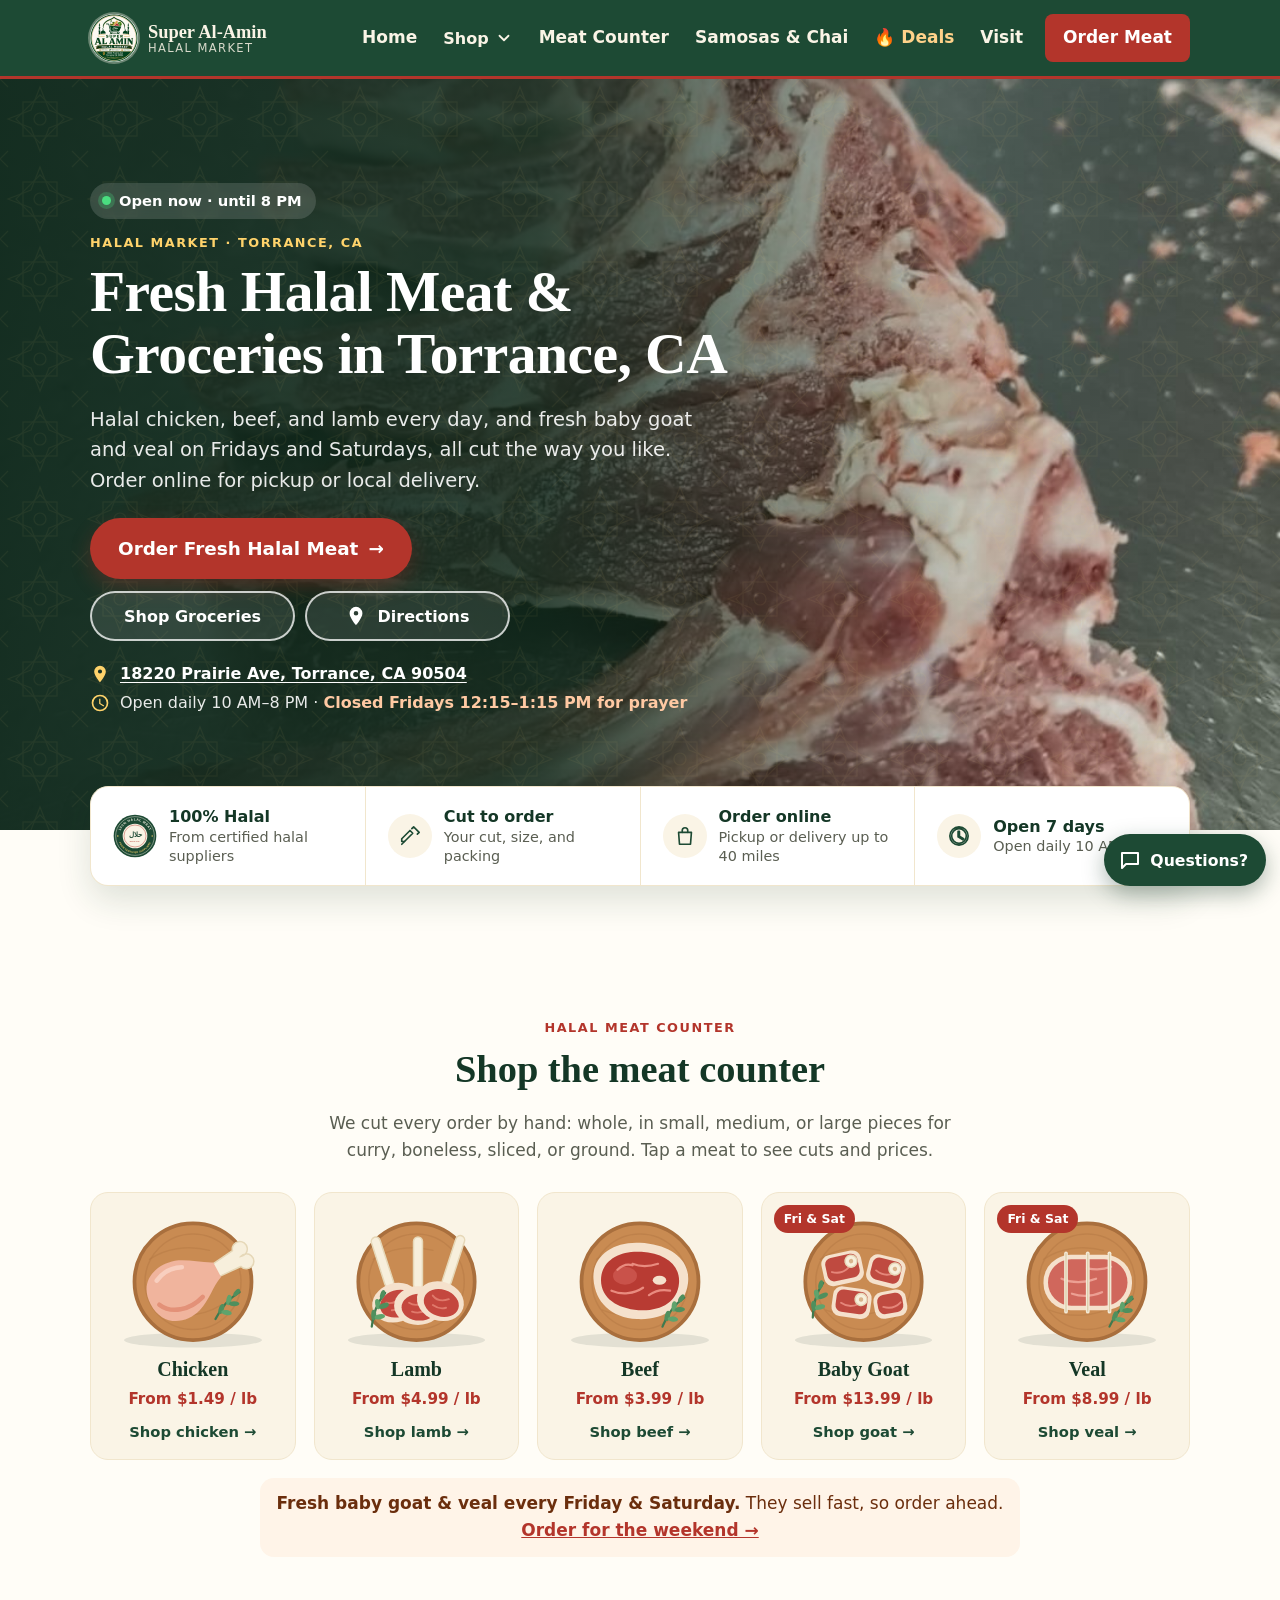
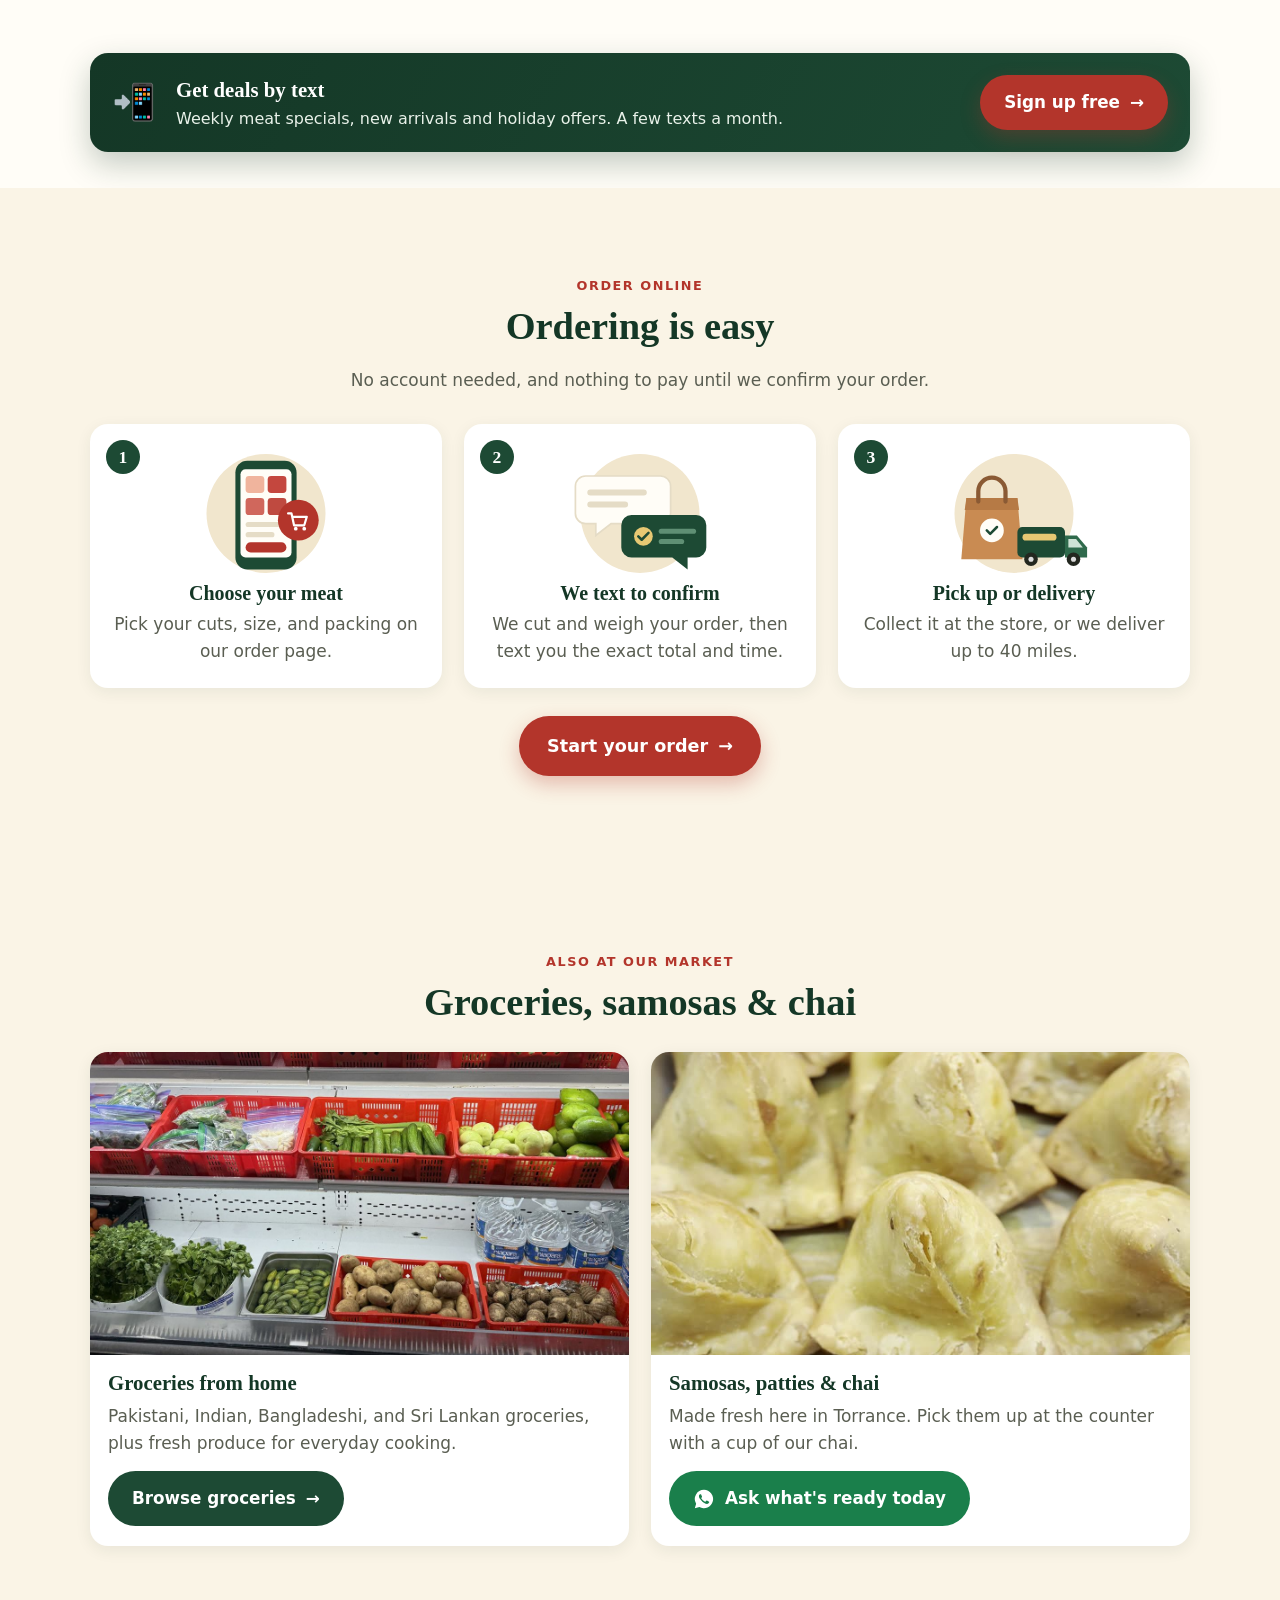
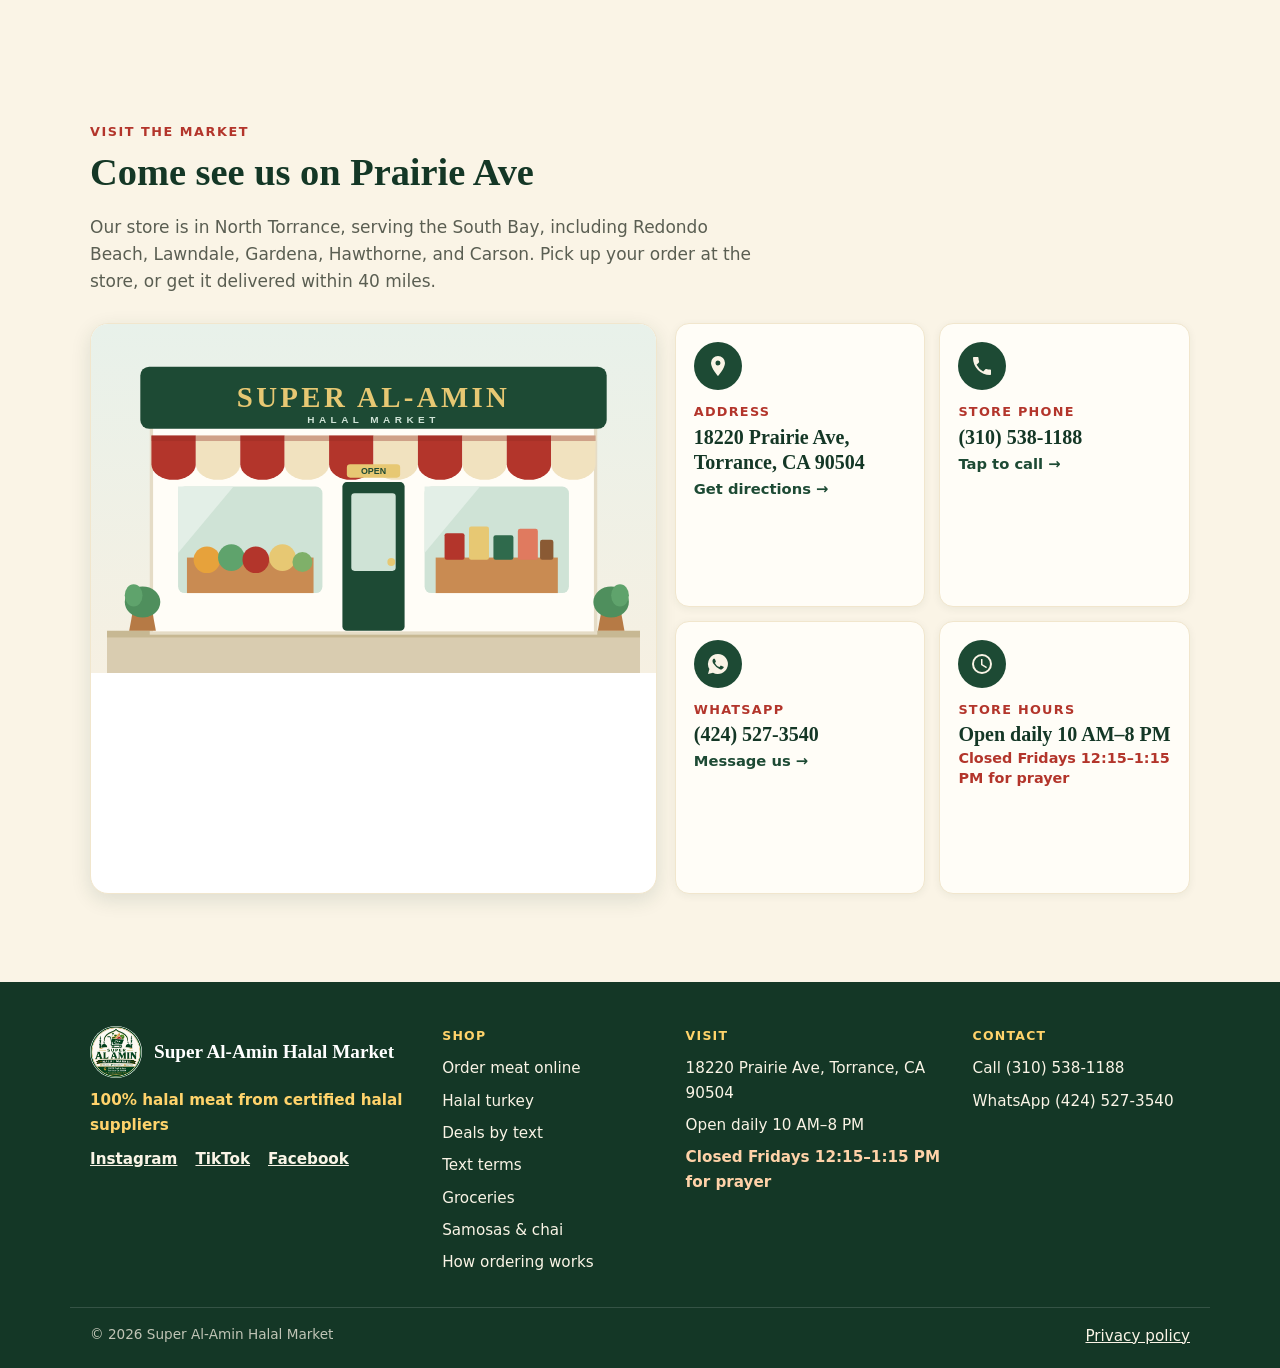
<file: index.html>
<!DOCTYPE html>
<html lang="en">
<head>
  <meta charset="utf-8">
  <meta name="viewport" content="width=device-width, initial-scale=1">
  <title>Halal Meat &amp; Butcher Shop in Torrance, CA | Super Al-Amin</title>
  <meta name="description" content="Fresh halal chicken, beef, lamb, goat and veal cut to order, plus frozen halal turkeys, at our Torrance butcher counter. Order online for pickup or local delivery. South Asian groceries too.">
  <meta name="theme-color" content="#1d4a34">
  <meta property="og:title" content="Halal Meat &amp; Butcher Shop in Torrance, CA | Super Al-Amin">
  <meta property="og:description" content="Fresh halal chicken, beef, lamb, goat and veal, cut to order. Order online for pickup or local delivery. 18220 Prairie Ave, Torrance, CA.">
  <meta property="og:site_name" content="Super Al-Amin Halal Market">
  <meta property="og:locale" content="en_US">
  <meta property="og:type" content="website">
  <meta property="og:image" content="https://alaminmarket.com/images/share-cover.jpg">
  <meta property="og:url" content="https://alaminmarket.com/">
  <link rel="canonical" href="https://alaminmarket.com/">
  <meta name="geo.region" content="US-CA">
  <meta name="geo.placename" content="Torrance">
  <link rel="preload" as="image" href="images/hero-goat-chops.jpg" fetchpriority="high">
  <meta name="twitter:card" content="summary_large_image">
  <link rel="icon" href="images/favicon.png" type="image/png">
  <link rel="apple-touch-icon" href="images/apple-touch-icon.png">
  <link rel="manifest" href="/site.webmanifest">
  <link rel="stylesheet" href="styles.css?v=20261120g">
  <script type="application/ld+json">
{
  "@context": "https://schema.org",
  "@graph": [
    {
      "@type": "GroceryStore",
      "@id": "https://alaminmarket.com/#store",
      "name": "Super Al-Amin Halal Market",
      "url": "https://alaminmarket.com/",
      "logo": "https://alaminmarket.com/images/logo.png",
      "image": [
        "https://alaminmarket.com/images/share-cover.jpg",
        "https://alaminmarket.com/images/hero-goat-chops.jpg",
        "https://alaminmarket.com/images/store-produce-shelf.jpg"
      ],
      "description": "Halal meat market and butcher counter in Torrance, CA. Fresh halal chicken, beef and lamb daily, fresh baby goat and veal on Fridays and Saturdays, cut to order. Order online for pickup or local delivery. Also South Asian groceries, house-made samosas and chai.",
      "telephone": "+1-310-538-1188",
      "address": {
        "@type": "PostalAddress",
        "streetAddress": "18220 Prairie Ave",
        "addressLocality": "Torrance",
        "addressRegion": "CA",
        "postalCode": "90504",
        "addressCountry": "US"
      },
      "hasMap": "https://www.google.com/maps/search/?api=1&query=18220+Prairie+Ave%2C+Torrance%2C+CA+90504",
      "areaServed": [
        {
          "@type": "City",
          "name": "Torrance, CA"
        },
        {
          "@type": "City",
          "name": "Redondo Beach, CA"
        },
        {
          "@type": "City",
          "name": "Lawndale, CA"
        },
        {
          "@type": "City",
          "name": "Gardena, CA"
        },
        {
          "@type": "City",
          "name": "Hawthorne, CA"
        },
        {
          "@type": "City",
          "name": "Carson, CA"
        }
      ],
      "openingHoursSpecification": [
        {
          "@type": "OpeningHoursSpecification",
          "dayOfWeek": [
            "Monday",
            "Tuesday",
            "Wednesday",
            "Thursday",
            "Saturday",
            "Sunday"
          ],
          "opens": "10:00",
          "closes": "20:00"
        },
        {
          "@type": "OpeningHoursSpecification",
          "dayOfWeek": "Friday",
          "opens": "10:00",
          "closes": "12:15"
        },
        {
          "@type": "OpeningHoursSpecification",
          "dayOfWeek": "Friday",
          "opens": "13:15",
          "closes": "20:00"
        }
      ],
      "contactPoint": {
        "@type": "ContactPoint",
        "telephone": "+1-424-527-3540",
        "contactType": "customer service",
        "description": "WhatsApp",
        "areaServed": "US"
      },
      "sameAs": [
        "https://www.instagram.com/al_aminhalal/",
        "https://www.facebook.com/alaminhalalmarket/",
        "https://www.tiktok.com/@super.al.amin.hal"
      ],
      "keywords": "halal meat, halal butcher, halal chicken, halal beef, halal lamb, baby goat, goat meat, veal, custom meat cutting, order halal meat online, South Asian groceries, Pakistani groceries, Indian groceries, Torrance",
      "potentialAction": {
        "@type": "OrderAction",
        "target": {
          "@type": "EntryPoint",
          "urlTemplate": "https://alaminmarket.com/order/",
          "actionPlatform": [
            "http://schema.org/DesktopWebPlatform",
            "http://schema.org/MobileWebPlatform"
          ]
        },
        "deliveryMethod": [
          "http://purl.org/goodrelations/v1#DeliveryModePickUp",
          "http://purl.org/goodrelations/v1#DeliveryModeOwnFleet"
        ]
      },
      "hasOfferCatalog": {
        "@type": "OfferCatalog",
        "name": "Halal meat counter",
        "url": "https://alaminmarket.com/order/",
        "itemListElement": [
          {
            "@type": "OfferCatalog",
            "name": "Halal chicken",
            "url": "https://alaminmarket.com/order/?cat=chicken"
          },
          {
            "@type": "OfferCatalog",
            "name": "Halal turkey",
            "url": "https://alaminmarket.com/halal-turkey/"
          },
          {
            "@type": "OfferCatalog",
            "name": "Halal lamb",
            "url": "https://alaminmarket.com/order/?cat=lamb"
          },
          {
            "@type": "OfferCatalog",
            "name": "Halal beef",
            "url": "https://alaminmarket.com/order/?cat=beef"
          },
          {
            "@type": "OfferCatalog",
            "name": "Fresh baby goat (Fridays and Saturdays)",
            "url": "https://alaminmarket.com/order/?cat=goat"
          },
          {
            "@type": "OfferCatalog",
            "name": "Fresh veal (Fridays and Saturdays)",
            "url": "https://alaminmarket.com/order/?cat=veal"
          }
        ]
      }
    },
    {
      "@type": "WebSite",
      "@id": "https://alaminmarket.com/#website",
      "url": "https://alaminmarket.com/",
      "name": "Super Al-Amin Halal Market",
      "publisher": {
        "@id": "https://alaminmarket.com/#store"
      }
    }
  ]
}
  </script>
</head>
<body>
  <a class="skip-link" href="#main">Skip to content</a>

  <div id="announcement" class="announcement" role="region" aria-label="Store announcement" hidden></div>

  <header class="site-header">
    <div class="container header-inner">
      <a class="brand" href="#home" aria-label="Super Al-Amin Halal Market, back to top">
        <img class="brand-logo" src="images/logo.png" alt="" width="48" height="48">
        <span class="brand-text">Super Al-Amin<small>Halal Market</small></span>
      </a>
      <button class="nav-toggle" type="button" aria-expanded="false" aria-controls="site-nav">
        <span class="nav-toggle-bars" aria-hidden="true"></span>
        <span class="nav-toggle-label">Menu</span>
      </button>
      <nav id="site-nav" class="site-nav" aria-label="Main">
        <ul class="nav-list">
          <li><a href="#home">Home</a></li>
          <li class="has-sub">
            <button class="nav-sub-toggle" type="button" aria-expanded="false" aria-controls="nav-shop">Shop <svg class="nav-chev" aria-hidden="true" viewBox="0 0 24 24"><path d="M6 9l6 6 6-6"/></svg></button>
            <ul class="nav-sub" id="nav-shop">
              <li><a class="nav-sub-feature" href="order/"><strong>Order meat online</strong><span>Choose your cuts, pickup or delivery</span></a></li>
              <li><a href="groceries/#produce">Fresh produce</a></li>
              <li><a href="groceries/#snacks">Snacks &amp; chai</a></li>
              <li><a href="groceries/#pantry">Pantry staples</a></li>
              <li><a href="groceries/#sri-lankan">Sri Lankan groceries</a></li>
              <li><a href="groceries/#treats">Halal treats</a></li>
              <li><a href="groceries/">All groceries →</a></li>
            </ul>
          </li>
          <li><a href="#meat">Meat Counter</a></li>
          <li><a href="#samosas">Samosas &amp; Chai</a></li>
          <li data-reviews-nav hidden><a href="#reviews">Reviews</a></li>
          <li><a class="nav-deals" href="deals/">🔥 Deals</a></li>
          <li><a href="#visit">Visit</a></li>
          <li class="nav-cta"><a href="order/">Order Meat</a></li>
        </ul>
      </nav>
    </div>
  </header>

  <main id="main">
    <!-- 1. HOME -->
    <section id="home" class="hero hero-photo" aria-labelledby="home-title">
      <img class="hero-bg" data-photo="hero" src="images/hero-goat-chops.jpg" alt="Freshly cut baby goat chops at the Super Al-Amin meat counter" width="1080" height="810" fetchpriority="high">
      <div class="container hero-inner">
        <div class="hero-copy">
          <p class="hero-status" id="hero-status" hidden></p>
          <p class="eyebrow">Halal market · Torrance, CA</p>
          <h1 id="home-title">Fresh Halal Meat &amp; Groceries in Torrance, CA</h1>
          <p class="lede">Halal chicken, beef, and lamb every day, and fresh baby goat and veal on Fridays and Saturdays, all cut the way you like. Order online for pickup or local delivery.</p>
          <div class="hero-actions">
            <a class="btn btn-red btn-lg hero-main" href="order/">Order Fresh Halal Meat <span aria-hidden="true">→</span></a>
            <div class="hero-secondary">
              <a class="btn btn-ghost" href="groceries/">Shop Groceries</a>
              <a class="btn btn-ghost" href="https://www.google.com/maps/dir/?api=1&amp;destination=18220+Prairie+Ave%2C+Torrance%2C+CA+90504" data-link="directions" target="_blank" rel="noopener"><svg aria-hidden="true" viewBox="0 0 24 24"><path d="M12 2a7 7 0 0 0-7 7c0 5.2 7 13 7 13s7-7.8 7-13a7 7 0 0 0-7-7zm0 9.5A2.5 2.5 0 1 1 12 6.5a2.5 2.5 0 0 1 0 5z"/></svg> Directions</a>
            </div>
          </div>
          <ul class="hero-info" aria-label="Address and hours">
            <li><svg aria-hidden="true" viewBox="0 0 24 24"><path d="M12 2a7 7 0 0 0-7 7c0 5.2 7 13 7 13s7-7.8 7-13a7 7 0 0 0-7-7zm0 9.5A2.5 2.5 0 1 1 12 6.5a2.5 2.5 0 0 1 0 5z"/></svg><a href="https://www.google.com/maps/dir/?api=1&amp;destination=18220+Prairie+Ave%2C+Torrance%2C+CA+90504" data-link="directions" data-text="address" target="_blank" rel="noopener">18220 Prairie Ave, Torrance, CA 90504</a></li>
            <li><svg aria-hidden="true" viewBox="0 0 24 24"><path d="M12 2a10 10 0 1 0 0 20 10 10 0 0 0 0-20zm0 18a8 8 0 1 1 0-16 8 8 0 0 1 0 16zm.5-13H11v6l5.2 3.2.8-1.3-4.5-2.7V7z"/></svg><span><span data-text="hoursSummary">Open daily 10 AM–8 PM</span> · <span class="prayer-note" data-text="fridayNote">Closed Fridays 12:15–1:15 PM for prayer</span></span></li>
          </ul>
        </div>
      </div>
    </section>

    <!-- WHY SHOP WITH US -->
    <section class="trust" aria-label="Why shop with us">
      <div class="container">
        <ul class="trust-list">
          <li><img src="images/halal-badge.svg" alt="" width="48" height="48"><span><strong>100% Halal</strong>From certified halal suppliers</span></li>
          <li><span class="trust-icon" aria-hidden="true"><svg viewBox="0 0 24 24"><path d="M3 15l9-9 3 3-9 9H3z"/><path d="M14 4l2-2 6 6-2 2"/><path d="M6 18l-3 3"/></svg></span><span><strong>Cut to order</strong>Your cut, size, and packing</span></li>
          <li><span class="trust-icon" aria-hidden="true"><svg viewBox="0 0 24 24"><path d="M5 8h14l-1 13H6z"/><path d="M9 8V6a3 3 0 0 1 6 0v2"/></svg></span><span><strong>Order online</strong>Pickup or delivery up to 40 miles</span></li>
          <li><span class="trust-icon" aria-hidden="true"><svg aria-hidden="true" viewBox="0 0 24 24"><path d="M12 2a10 10 0 1 0 0 20 10 10 0 0 0 0-20zm0 18a8 8 0 1 1 0-16 8 8 0 0 1 0 16zm.5-13H11v6l5.2 3.2.8-1.3-4.5-2.7V7z"/></svg></span><span><strong>Open 7 days</strong><span data-text="hoursSummary">Open daily 10 AM–8 PM</span></span></li>
        </ul>
      </div>
    </section>

    <!-- SEASONAL: halal turkey (hides itself after Nov 25 via data-until) -->
    <section class="promo" aria-labelledby="promo-title" data-until="2026-11-25">
      <div class="container">
        <a class="promo-card" href="halal-turkey/">
          <img class="promo-art" src="images/art/turkey.svg" alt="" width="240" height="190">
          <span class="promo-text">
            <span class="promo-kicker">🦃 Thanksgiving special</span>
            <strong id="promo-title" class="promo-title">Halal Turkey: $2.99/lb</strong>
            <span class="promo-sub">Frozen whole turkeys, about 12–14 lb each (around $36–$42). Order online by Wed, Nov 25 for pickup or delivery.</span>
          </span>
          <span class="btn btn-red promo-btn">Order a turkey <span aria-hidden="true">→</span></span>
        </a>
      </div>
    </section>

    <!-- 2. SHOP THE MEAT COUNTER -->
    <section id="meat" class="section" aria-labelledby="meat-title">
      <div class="container">
        <div class="section-head section-head-center">
          <p class="eyebrow">Halal Meat Counter</p>
          <h2 id="meat-title">Shop the meat counter</h2>
          <p>We cut every order by hand: whole, in small, medium, or large pieces for curry, boneless, sliced, or ground. Tap a meat to see cuts and prices.</p>
        </div>
        <ul class="meat-cats" aria-label="Meat categories">
          <li><a class="meat-cat" href="order/?cat=chicken"><img src="images/art/chicken.svg" alt="" width="240" height="190" loading="lazy"><span class="meat-cat-name">Chicken</span><span class="meat-cat-price" data-from="chicken">Whole, boneless, wings &amp; more</span><span class="meat-cat-go">Shop chicken →</span></a></li>
          <li data-until="2026-11-25"><a class="meat-cat" href="halal-turkey/"><span class="meat-cat-badge">Thanksgiving</span><img src="images/art/turkey.svg" alt="" width="240" height="190" loading="lazy"><span class="meat-cat-name">Halal Turkey</span><span class="meat-cat-price">$2.99/lb · 12–14 lb each</span><span class="meat-cat-go">Shop turkey →</span></a></li>
          <li><a class="meat-cat" href="order/?cat=lamb"><img src="images/art/lamb.svg" alt="" width="240" height="190" loading="lazy"><span class="meat-cat-name">Lamb</span><span class="meat-cat-price" data-from="lamb">New Zealand lamb</span><span class="meat-cat-go">Shop lamb →</span></a></li>
          <li><a class="meat-cat" href="order/?cat=beef"><img src="images/art/beef.svg" alt="" width="240" height="190" loading="lazy"><span class="meat-cat-name">Beef</span><span class="meat-cat-price" data-from="beef">Boneless, shank &amp; more</span><span class="meat-cat-go">Shop beef →</span></a></li>
          <li><a class="meat-cat" href="order/?cat=goat"><span class="meat-cat-badge">Fri &amp; Sat</span><img src="images/art/goat.svg" alt="" width="240" height="190" loading="lazy"><span class="meat-cat-name">Baby Goat</span><span class="meat-cat-price" data-from="goat">Fresh every weekend</span><span class="meat-cat-go">Shop goat →</span></a></li>
          <li><a class="meat-cat" href="order/?cat=veal"><span class="meat-cat-badge">Fri &amp; Sat</span><img src="images/art/veal.svg" alt="" width="240" height="190" loading="lazy"><span class="meat-cat-name">Veal</span><span class="meat-cat-price" data-from="veal">Fresh every weekend</span><span class="meat-cat-go">Shop veal →</span></a></li>
        </ul>
        <p class="meat-weekend"><strong>Fresh baby goat &amp; veal every Friday &amp; Saturday.</strong> They sell fast, so order ahead. <a href="order/?cat=goat">Order for the weekend →</a></p>
      </div>
    </section>

    <!-- HOW ORDERING WORKS -->
    <section class="deals-band" aria-label="Deals by text">
      <div class="container">
        <a class="deals-cta" href="deals/?from=home">
          <span class="deals-cta-icon" aria-hidden="true">📲</span>
          <span class="deals-cta-text"><strong>Get deals by text</strong>Weekly meat specials, new arrivals and holiday offers. A few texts a month.</span>
          <span class="btn btn-red deals-cta-btn">Sign up free <span aria-hidden="true">→</span></span>
        </a>
      </div>
    </section>

    <section id="how" class="section section-cream" aria-labelledby="how-title">
      <div class="container">
        <div class="section-head section-head-center">
          <p class="eyebrow">Order online</p>
          <h2 id="how-title">Ordering is easy</h2>
          <p>No account needed, and nothing to pay until we confirm your order.</p>
        </div>
        <ol class="how-steps">
          <li><img src="images/art/step-choose.svg" alt="" width="200" height="160" loading="lazy"><span class="how-num">1</span><h3>Choose your meat</h3><p>Pick your cuts, size, and packing on our order page.</p></li>
          <li><img src="images/art/step-text.svg" alt="" width="200" height="160" loading="lazy"><span class="how-num">2</span><h3>We text to confirm</h3><p>We cut and weigh your order, then text you the exact total and time.</p></li>
          <li><img src="images/art/step-pickup.svg" alt="" width="200" height="160" loading="lazy"><span class="how-num">3</span><h3>Pick up or delivery</h3><p>Collect it at the store, or we deliver up to 40 miles.</p></li>
        </ol>
        <div class="browse-row"><a class="btn btn-red btn-lg" href="order/">Start your order <span aria-hidden="true">→</span></a></div>
      </div>
    </section>

    <!-- ALSO AT THE MARKET: groceries + samosas & chai (details live on the Groceries page) -->
    <section id="more" class="section section-cream" aria-labelledby="more-title">
      <div class="container">
        <div class="section-head section-head-center">
          <p class="eyebrow">Also at our market</p>
          <h2 id="more-title">Groceries, samosas &amp; chai</h2>
        </div>
        <div class="more-grid">
          <article class="more-card" id="groceries">
            <img src="images/store-produce-shelf.jpg" alt="Fresh produce and South Asian groceries on the shelves at Super Al-Amin" width="720" height="540" loading="lazy" decoding="async">
            <div class="more-body">
              <h3>Groceries from home</h3>
              <p>Pakistani, Indian, Bangladeshi, and Sri Lankan groceries, plus fresh produce for everyday cooking.</p>
              <a class="btn btn-primary" href="groceries/">Browse groceries <span aria-hidden="true">→</span></a>
            </div>
          </article>
          <article class="more-card" id="samosas">
            <img data-photo="samosas" src="images/samosas-poster.jpg" alt="Trays of fresh samosas made at Super Al-Amin" width="720" height="540" loading="lazy" decoding="async">
            <div class="more-body">
              <h3>Samosas, patties &amp; chai</h3>
              <p>Made fresh here in Torrance. Pick them up at the counter with a cup of our chai.</p>
              <a class="btn btn-whatsapp" href="https://wa.me/14245273540?text=Hi%20Super%20Al-Amin%21%20Do%20you%20have%20samosas%2C%20patties%2C%20or%20chai%20available%20today%3F" data-link="whatsapp" data-message="samosas" target="_blank" rel="noopener"><svg aria-hidden="true" viewBox="0 0 24 24"><path d="M12 2a10 10 0 0 0-8.6 15.1L2 22l5-1.3A10 10 0 1 0 12 2zm5.3 14.1c-.2.6-1.3 1.2-1.8 1.3-.5.1-1 .1-1.7-.1a15 15 0 0 1-6.3-5.5c-.5-.7-1-1.7-1-2.8 0-1.1.6-1.6.8-1.9.2-.2.5-.3.6-.3h.5c.2 0 .4 0 .6.5l.8 2c.1.2.1.4 0 .5l-.3.5-.4.4c-.1.1-.3.3-.1.6.2.3.8 1.3 1.7 2.1 1.2 1 2.1 1.3 2.4 1.5.3.1.5.1.6-.1l.9-1c.2-.3.4-.2.6-.1l1.9.9c.3.1.5.2.5.3.1.1.1.6-.1 1.2z"/></svg> Ask what's ready today</a>
            </div>
          </article>
        </div>
      </div>
    </section>

    <!-- REVIEWS (live from Google once the API key and Place ID are set in site-config.js) -->
    <section id="reviews" class="section" aria-labelledby="reviews-title" hidden>
      <div class="container">
        <div class="section-head">
          <p class="eyebrow">Reviews</p>
          <h2 id="reviews-title">What our customers say</h2>
          <p id="reviews-intro">See what customers are saying about Super Al-Amin on Google.</p>
        </div>
        <div id="reviews-summary" class="reviews-summary" hidden></div>
        <ul id="reviews-list" class="reviews-list" aria-label="Recent Google reviews" hidden></ul>
        <div class="reviews-actions">
          <a id="reviews-google" class="btn btn-primary" target="_blank" rel="noopener">Read reviews on Google</a>
          <a id="reviews-write" class="btn btn-outline" target="_blank" rel="noopener" hidden>Write a review</a>
        </div>
        <p id="reviews-attrib" class="reviews-attrib" hidden>Reviews from Google Maps</p>
      </div>
    </section>

    <!-- WHAT'S NEW & DEALS (deals are listed in site-config.js) -->
    <section id="deals" class="section" aria-labelledby="deals-title" hidden>
      <div class="container">
        <div class="section-head">
          <p class="eyebrow">What's New</p>
          <h2 id="deals-title">New arrivals &amp; deals</h2>
          <p id="deals-empty">New arrivals and deals will be posted here. Sign up below to hear about them first on WhatsApp.</p>
        </div>
        <ul id="deals-list" class="deals-list" aria-label="Current deals and new arrivals" hidden></ul>

        <div class="signup" id="signup">
          <div class="signup-copy">
            <span class="signup-icon" aria-hidden="true"><svg viewBox="0 0 24 24"><path d="M12 2a10 10 0 0 0-8.6 15.1L2 22l5-1.3A10 10 0 1 0 12 2zm5.3 14.1c-.2.6-1.3 1.2-1.8 1.3-.5.1-1 .1-1.7-.1a15 15 0 0 1-6.3-5.5c-.5-.7-1-1.7-1-2.8 0-1.1.6-1.6.8-1.9.2-.2.5-.3.6-.3h.5c.2 0 .4 0 .6.5l.8 2c.1.2.1.4 0 .5l-.3.5-.4.4c-.1.1-.3.3-.1.6.2.3.8 1.3 1.7 2.1 1.2 1 2.1 1.3 2.4 1.5.3.1.5.1.6-.1l.9-1c.2-.3.4-.2.6-.1l1.9.9c.3.1.5.2.5.3.1.1.1.6-.1 1.2z"/></svg></span>
            <h3>Get deals on WhatsApp</h3>
            <p>Be the first to hear about new arrivals, specials, and holiday hours.</p>
          </div>

          <form class="signup-form" id="signup-form" name="whatsapp-signup" method="POST" data-netlify="true" netlify-honeypot="bot-field" novalidate>
            <input type="hidden" name="form-name" value="whatsapp-signup">
            <p class="visually-hidden"><label>Leave this empty: <input name="bot-field" tabindex="-1" autocomplete="off"></label></p>
            <div class="field">
              <label for="su-name">Name</label>
              <input id="su-name" name="name" type="text" autocomplete="name" required>
            </div>
            <div class="field">
              <label for="su-phone">WhatsApp number</label>
              <input id="su-phone" name="whatsapp" type="tel" autocomplete="tel" inputmode="tel" required aria-describedby="su-phone-hint">
              <span class="field-hint" id="su-phone-hint">Include area code, e.g. 310 555 0123</span>
            </div>
            <label class="consent">
              <input type="checkbox" name="consent" value="Agreed to WhatsApp offers and updates" required>
              <span>I agree to receive WhatsApp messages about offers and updates from Super Al-Amin Halal Market. I can reply STOP anytime.</span>
            </label>
            <button class="btn btn-primary" type="submit">Sign up</button>
            <p class="form-error" id="signup-error" role="alert" hidden></p>
          </form>

          <div class="signup-success" id="signup-success" tabindex="-1" hidden>
            <h3>You're on the list!</h3>
            <p>One last step so our messages reach you: save <strong data-text="whatsapp">(424) 527-3540</strong> in your contacts as "Super Al-Amin", then say hi on WhatsApp.</p>
            <a class="btn btn-whatsapp" href="https://wa.me/14245273540?text=Hi%20Super%20Al-Amin%21%20I%20just%20signed%20up%20for%20WhatsApp%20updates." data-link="whatsapp" data-message="signup" target="_blank" rel="noopener">Say hi on WhatsApp</a>
          </div>
        </div>
      </div>
    </section>

    <!-- 5. VISIT THE MARKET -->
    <section id="visit" class="section section-cream" aria-labelledby="visit-title">
      <div class="container">
        <div class="section-head">
          <p class="eyebrow">Visit the Market</p>
          <h2 id="visit-title">Come see us on Prairie Ave</h2>
          <p>Our store is in North Torrance, serving the South Bay, including Redondo Beach, Lawndale, Gardena, Hawthorne, and Carson. Pick up your order at the store, or get it delivered within 40 miles.</p>
        </div>
        <div class="visit-layout">
          <div class="visit-map">
            <img class="visit-art" src="images/art/storefront.svg" alt="" width="480" height="300" loading="lazy">
            <iframe title="Map to Super Al-Amin Halal Market, 18220 Prairie Ave, Torrance" src="https://www.google.com/maps?q=Super+Al-Amin+Halal+Market,+18220+Prairie+Ave,+Torrance,+CA+90504&amp;output=embed" loading="lazy" referrerpolicy="no-referrer-when-downgrade"></iframe>
          </div>
        <div class="visit-grid">
          <a class="visit-card" href="https://www.google.com/maps/dir/?api=1&amp;destination=18220+Prairie+Ave%2C+Torrance%2C+CA+90504" data-link="directions" target="_blank" rel="noopener">
            <span class="visit-icon" aria-hidden="true"><svg viewBox="0 0 24 24"><path d="M12 2a7 7 0 0 0-7 7c0 5.2 7 13 7 13s7-7.8 7-13a7 7 0 0 0-7-7zm0 9.5A2.5 2.5 0 1 1 12 6.5a2.5 2.5 0 0 1 0 5z"/></svg></span>
            <span class="visit-label">Address</span>
            <span class="visit-value" data-text="address">18220 Prairie Ave, Torrance, CA 90504</span>
            <span class="visit-action">Get directions →</span>
          </a>
          <a class="visit-card" href="tel:+13105381188" data-link="call">
            <span class="visit-icon" aria-hidden="true"><svg viewBox="0 0 24 24"><path d="M6.6 10.8a15.1 15.1 0 0 0 6.6 6.6l2.2-2.2c.3-.3.7-.4 1-.2 1.1.4 2.3.6 3.6.6.6 0 1 .4 1 1V20c0 .6-.4 1-1 1A17 17 0 0 1 3 4c0-.6.4-1 1-1h3.5c.6 0 1 .4 1 1 0 1.2.2 2.4.6 3.6.1.3 0 .7-.2 1l-2.3 2.2z"/></svg></span>
            <span class="visit-label">Store phone</span>
            <span class="visit-value" data-text="phone">(310) 538-1188</span>
            <span class="visit-action">Tap to call →</span>
          </a>
          <a class="visit-card" href="https://wa.me/14245273540?text=Hi%20Super%20Al-Amin%21" data-link="whatsapp" data-message="general" target="_blank" rel="noopener">
            <span class="visit-icon" aria-hidden="true"><svg viewBox="0 0 24 24"><path d="M12 2a10 10 0 0 0-8.6 15.1L2 22l5-1.3A10 10 0 1 0 12 2zm5.3 14.1c-.2.6-1.3 1.2-1.8 1.3-.5.1-1 .1-1.7-.1a15 15 0 0 1-6.3-5.5c-.5-.7-1-1.7-1-2.8 0-1.1.6-1.6.8-1.9.2-.2.5-.3.6-.3h.5c.2 0 .4 0 .6.5l.8 2c.1.2.1.4 0 .5l-.3.5-.4.4c-.1.1-.3.3-.1.6.2.3.8 1.3 1.7 2.1 1.2 1 2.1 1.3 2.4 1.5.3.1.5.1.6-.1l.9-1c.2-.3.4-.2.6-.1l1.9.9c.3.1.5.2.5.3.1.1.1.6-.1 1.2z"/></svg></span>
            <span class="visit-label">WhatsApp</span>
            <span class="visit-value" data-text="whatsapp">(424) 527-3540</span>
            <span class="visit-action">Message us →</span>
          </a>
          <div class="visit-card visit-card-hours">
            <span class="visit-icon" aria-hidden="true"><svg viewBox="0 0 24 24"><path d="M12 2a10 10 0 1 0 0 20 10 10 0 0 0 0-20zm0 18a8 8 0 1 1 0-16 8 8 0 0 1 0 16zm.5-13H11v6l5.2 3.2.8-1.3-4.5-2.7V7z"/></svg></span>
            <span class="visit-label">Store hours</span>
            <span class="visit-value" data-text="hoursSummary">Open daily 10 AM–8 PM</span>
            <span class="visit-prayer" data-text="fridayNote">Closed Fridays 12:15–1:15 PM for prayer</span>
          </div>
        </div>
        </div>
      </div>
    </section>
  </main>

  <footer class="site-footer">
    <div class="container footer-grid">
      <div class="footer-brand">
        <a class="footer-logo" href="#home"><img src="images/logo.png" alt="" width="56" height="56" loading="lazy"><span data-text="name">Super Al-Amin Halal Market</span></a>
        <p class="footer-halal">100% halal meat from certified halal suppliers</p>
        <ul class="footer-social" id="footer-social" aria-label="Social media"></ul>
      </div>
      <div>
        <p class="footer-title">Shop</p>
        <ul class="footer-list">
          <li><a href="order/">Order meat online</a></li>
          <li><a href="halal-turkey/">Halal turkey</a></li>
          <li><a href="deals/">Deals by text</a></li>
          <li><a href="terms/">Text terms</a></li>
          <li><a href="groceries/">Groceries</a></li>
          <li><a href="#samosas">Samosas &amp; chai</a></li>
          <li><a href="#how">How ordering works</a></li>
        </ul>
      </div>
      <div>
        <p class="footer-title">Visit</p>
        <ul class="footer-list">
          <li><a class="footer-address" href="https://www.google.com/maps/dir/?api=1&amp;destination=18220+Prairie+Ave%2C+Torrance%2C+CA+90504" data-link="directions" data-text="address" target="_blank" rel="noopener">18220 Prairie Ave, Torrance, CA 90504</a></li>
          <li><span data-text="hoursSummary">Open daily 10 AM–8 PM</span></li>
          <li class="footer-prayer" data-text="fridayNote">Closed Fridays 12:15–1:15 PM for prayer</li>
        </ul>
      </div>
      <div>
        <p class="footer-title">Contact</p>
        <ul class="footer-list">
          <li><a href="tel:+13105381188" data-link="call">Call <span data-text="phone">(310) 538-1188</span></a></li>
          <li><a href="https://wa.me/14245273540?text=Hi%20Super%20Al-Amin%21" data-link="whatsapp" data-message="general" target="_blank" rel="noopener">WhatsApp <span data-text="whatsapp">(424) 527-3540</span></a></li>
        </ul>
      </div>
    </div>
    <div class="container footer-bottom">
      <p class="footer-copy">© <span id="year">2026</span> <span data-text="name">Super Al-Amin Halal Market</span></p>
      <p class="footer-links"><a href="privacy/">Privacy policy</a></p>
    </div>
  </footer>

  <!-- Mobile quick actions: fixed to the bottom; the page adds matching padding so nothing is covered -->
  <nav class="quick-actions" aria-label="Quick contact">
    <a href="tel:+13105381188" data-link="call">
      <svg aria-hidden="true" viewBox="0 0 24 24"><path d="M6.6 10.8a15.1 15.1 0 0 0 6.6 6.6l2.2-2.2c.3-.3.7-.4 1-.2 1.1.4 2.3.6 3.6.6.6 0 1 .4 1 1V20c0 .6-.4 1-1 1A17 17 0 0 1 3 4c0-.6.4-1 1-1h3.5c.6 0 1 .4 1 1 0 1.2.2 2.4.6 3.6.1.3 0 .7-.2 1l-2.3 2.2z"/></svg>
      Call
    </a>
    <a href="https://wa.me/14245273540?text=Hi%20Super%20Al-Amin%21" data-link="whatsapp" data-message="general" target="_blank" rel="noopener">
      <svg aria-hidden="true" viewBox="0 0 24 24"><path d="M12 2a10 10 0 0 0-8.6 15.1L2 22l5-1.3A10 10 0 1 0 12 2zm5.3 14.1c-.2.6-1.3 1.2-1.8 1.3-.5.1-1 .1-1.7-.1a15 15 0 0 1-6.3-5.5c-.5-.7-1-1.7-1-2.8 0-1.1.6-1.6.8-1.9.2-.2.5-.3.6-.3h.5c.2 0 .4 0 .6.5l.8 2c.1.2.1.4 0 .5l-.3.5-.4.4c-.1.1-.3.3-.1.6.2.3.8 1.3 1.7 2.1 1.2 1 2.1 1.3 2.4 1.5.3.1.5.1.6-.1l.9-1c.2-.3.4-.2.6-.1l1.9.9c.3.1.5.2.5.3.1.1.1.6-.1 1.2z"/></svg>
      WhatsApp
    </a>
    <a href="https://www.google.com/maps/dir/?api=1&amp;destination=18220+Prairie+Ave%2C+Torrance%2C+CA+90504" data-link="directions" target="_blank" rel="noopener">
      <svg aria-hidden="true" viewBox="0 0 24 24"><path d="M12 2a7 7 0 0 0-7 7c0 5.2 7 13 7 13s7-7.8 7-13a7 7 0 0 0-7-7zm0 9.5A2.5 2.5 0 1 1 12 6.5a2.5 2.5 0 0 1 0 5z"/></svg>
      Directions
    </a>
  </nav>

  <script src="site-config.js?v=20261120g"></script>
  <script src="meat-menu.js?v=20261120g"></script>
  <script src="main.js?v=20261120g"></script>
  <script src="chat.js?v=20261120g"></script>
</body>
</html>
</file>
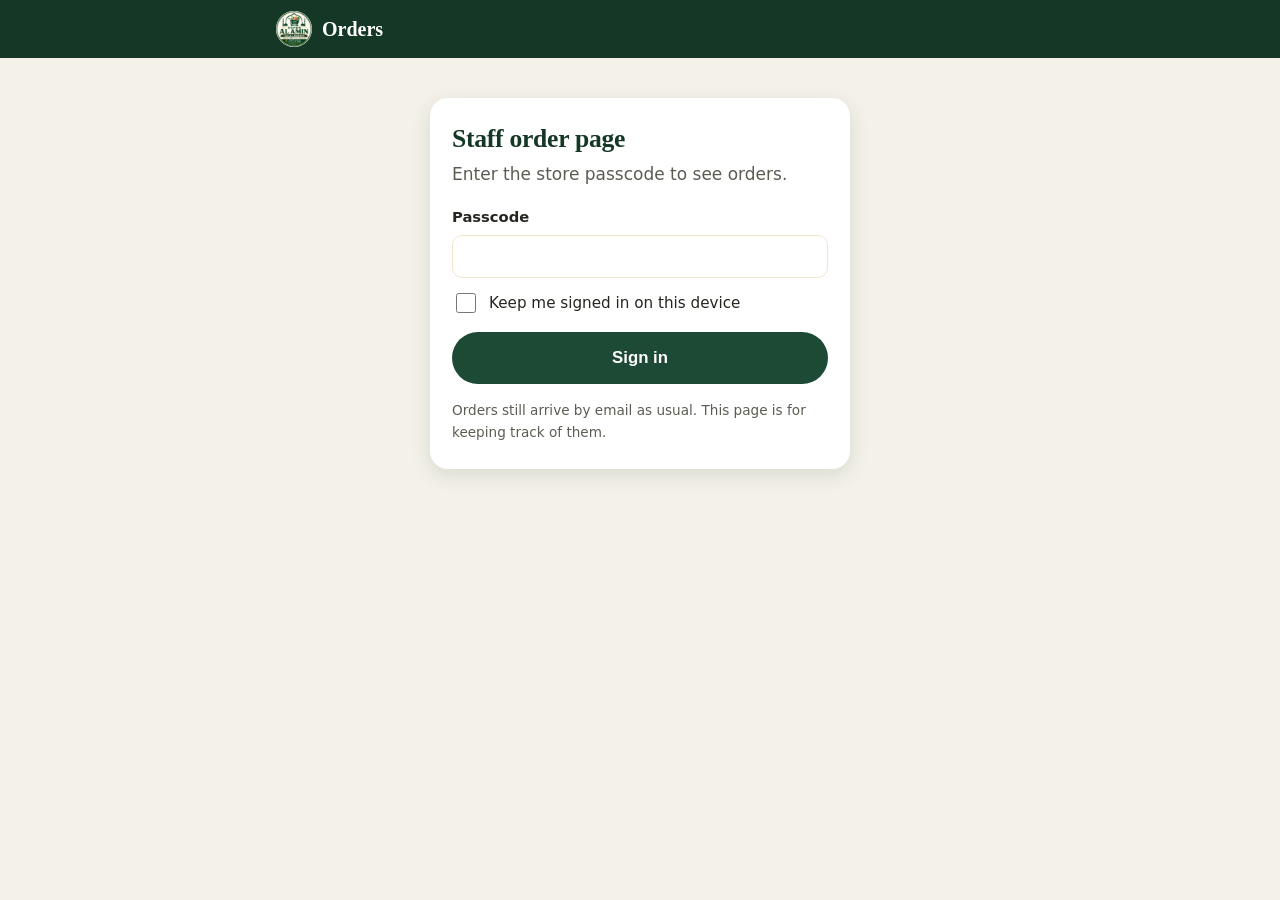
<file: admin/index.html>
<!DOCTYPE html>
<html lang="en" data-root="../">
<head>
  <meta charset="utf-8">
  <meta name="viewport" content="width=device-width, initial-scale=1">
  <meta name="robots" content="noindex, nofollow">
  <title>Orders · Super Al-Amin staff</title>
  <meta name="theme-color" content="#1d4a34">
  <link rel="icon" href="../images/favicon.png" type="image/png">
  <link rel="apple-touch-icon" href="../images/apple-touch-icon.png">
  <link rel="stylesheet" href="../styles.css?v=20261120g">
  <link rel="stylesheet" href="admin.css?v=20261120g">
</head>
<body class="admin-body">
  <header class="adm-top">
    <div class="adm-wrap adm-top-inner">
      <a class="adm-brand" href="../"><img src="../images/logo.png" alt="" width="36" height="36"><span>Orders</span></a>
      <div class="adm-top-actions" id="adm-top-actions" hidden>
        <button type="button" class="adm-text-btn adm-sound-btn" id="adm-sound" aria-pressed="true">🔔 Alerts on</button>
        <button type="button" class="adm-icon-btn" id="adm-refresh" aria-label="Refresh orders">
          <svg viewBox="0 0 24 24" aria-hidden="true"><path d="M20 12a8 8 0 1 1-2.3-5.7M20 4v5h-5"/></svg>
        </button>
        <button type="button" class="adm-text-btn" id="adm-lock">Lock</button>
      </div>
    </div>
  </header>

  <main class="adm-wrap" id="main">
    <!-- Sign in -->
    <section class="adm-login" id="adm-login">
      <h1>Staff order page</h1>
      <p>Enter the store passcode to see orders.</p>
      <form id="adm-login-form" novalidate>
        <label class="order-field">Passcode<input id="adm-pass" type="password" autocomplete="current-password" required></label>
        <label class="adm-check"><input type="checkbox" id="adm-remember"> Keep me signed in on this device</label>
        <button class="btn btn-primary adm-login-btn" type="submit">Sign in</button>
        <p class="adm-error" id="adm-login-error" role="alert" hidden></p>
      </form>
      <p class="adm-fine">Orders still arrive by email as usual. This page is for keeping track of them.</p>
    </section>

    <!-- Orders -->
    <section id="adm-app" hidden>
      <button type="button" class="adm-deal-open" id="adm-deal-open">📣 Send a deal by text</button>
      <div class="adm-tabs" role="tablist" id="adm-tabs"></div>
      <p class="adm-status-line" id="adm-status-line" aria-live="polite"></p>
      <div class="adm-new" id="adm-new" hidden></div>
      <div class="adm-alarm" id="adm-alarm" role="alert" hidden>
        <div class="adm-alarm-text"><strong id="adm-alarm-title">New order!</strong><span id="adm-alarm-sub"></span></div>
        <button type="button" class="adm-alarm-btn" id="adm-alarm-ok">Got it</button>
      </div>
      <button type="button" class="adm-enable" id="adm-enable" hidden>🔔 Tap here to turn on sound alerts for new orders</button>
      <ul class="adm-list" id="adm-list"></ul>
      <p class="adm-empty" id="adm-empty" hidden></p>
    </section>
  </main>

  <!-- After a status change: optional message to the customer -->
  <div class="adm-sheet-bg" id="adm-sheet-bg" hidden></div>
  <div class="adm-sheet" id="adm-sheet" role="dialog" aria-modal="true" aria-labelledby="adm-sheet-title" hidden>
    <div class="adm-sheet-head">
      <h2 id="adm-sheet-title">Send an update?</h2>
      <button type="button" class="adm-icon-btn" id="adm-sheet-close" aria-label="Close"><svg viewBox="0 0 24 24" aria-hidden="true"><path d="M6 6l12 12M18 6L6 18"/></svg></button>
    </div>
    <p class="adm-sheet-sub" id="adm-sheet-sub"></p>
    <label class="order-field">Message (you can edit it, e.g. add the total)
      <textarea id="adm-msg" rows="5"></textarea>
    </label>
    <div class="adm-sheet-btns">
      <a class="btn btn-whatsapp" id="adm-send-wa" href="#" target="_blank" rel="noopener">Open in WhatsApp</a>
      <button type="button" class="btn btn-primary" id="adm-send-sms" hidden>Send by text</button>
      <a class="adm-web-link" id="adm-send-web" href="#" target="_blank" rel="noopener" hidden>WhatsApp app not opening? Use WhatsApp Web</a>
      <button type="button" class="btn btn-outline" id="adm-skip">Skip, don't send</button>
    </div>
  </div>

  <!-- Send a deal by text to everyone who opted in -->
  <div class="adm-sheet-bg" id="adm-deal-bg" hidden></div>
  <div class="adm-sheet adm-deal" id="adm-deal" role="dialog" aria-modal="true" aria-labelledby="adm-deal-title" hidden>
    <div class="adm-sheet-head">
      <h2 id="adm-deal-title">📣 Send a deal</h2>
      <button type="button" class="adm-icon-btn" id="adm-deal-close" aria-label="Close"><svg viewBox="0 0 24 24" aria-hidden="true"><path d="M6 6l12 12M18 6L6 18"/></svg></button>
    </div>
    <p class="adm-deal-status" id="adm-deal-status">Checking…</p>
    <label class="order-field">Your deal
      <textarea id="adm-deal-text" rows="4" maxlength="480" placeholder="Example: Fresh goat this weekend, $9.99/lb. Order at alaminmarket.com/order"></textarea>
    </label>
    <p class="adm-deal-count" id="adm-deal-count"></p>
    <div class="adm-deal-preview"><span class="adm-deal-preview-label">Customers will see:</span><p id="adm-deal-preview"></p></div>
    <div class="adm-deal-test">
      <label class="order-field">Send a test to my phone first
        <input id="adm-deal-phone" type="tel" inputmode="tel" autocomplete="tel" placeholder="(424) 527-3540">
      </label>
      <button type="button" class="btn btn-outline" id="adm-deal-test">Send test</button>
    </div>
    <button type="button" class="btn btn-primary adm-deal-send" id="adm-deal-send" disabled>Send to everyone</button>
    <p class="adm-deal-msg" id="adm-deal-msg" role="status" hidden></p>
    <h3 class="adm-deal-hist-title">Sent before</h3>
    <ul class="adm-deal-hist" id="adm-deal-hist"></ul>
  </div>

  <div class="order-toast" id="adm-toast" role="status" aria-live="polite"></div>

  <script src="../site-config.js?v=20261120g"></script>
  <script src="../meat-menu.js?v=20261120g"></script>
  <script src="admin.js?v=20261120g"></script>
</body>
</html>
</file>
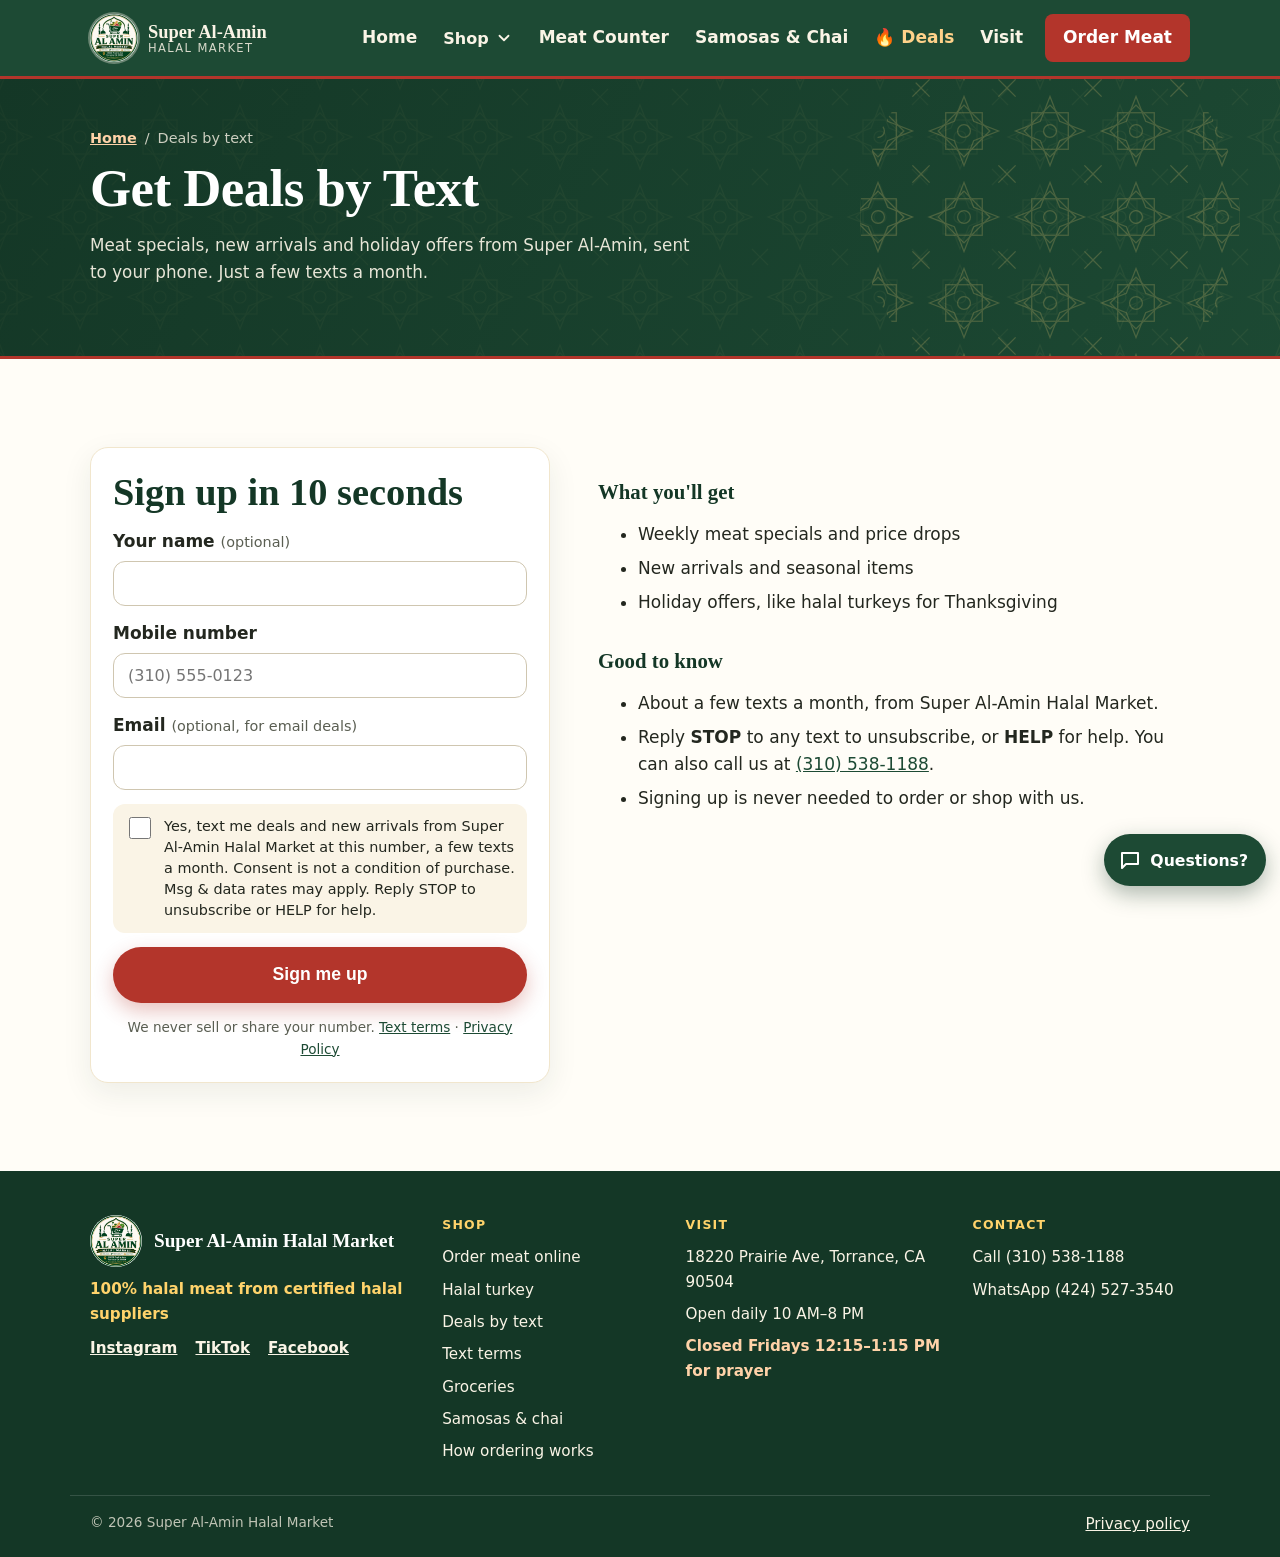
<file: deals/index.html>
<!DOCTYPE html>
<html lang="en" data-root="../">
<head>
  <meta charset="utf-8">
  <meta name="viewport" content="width=device-width, initial-scale=1">
  <title>Get Deals by Text | Super Al-Amin Halal Market, Torrance</title>
  <meta name="description" content="Sign up for text deals from Super Al-Amin Halal Market in Torrance: meat specials, new arrivals and holiday offers, a few texts a month. Reply STOP anytime.">
  <link rel="canonical" href="https://alaminmarket.com/deals/">
  <meta name="theme-color" content="#1d4a34">
  <meta property="og:type" content="website">
  <meta property="og:site_name" content="Super Al-Amin Halal Market">
  <meta property="og:title" content="Get deals by text from Super Al-Amin Halal Market">
  <meta property="og:description" content="Meat specials, new arrivals and holiday offers, a few texts a month. Sign up in 10 seconds.">
  <meta property="og:url" content="https://alaminmarket.com/deals/">
  <meta property="og:image" content="https://alaminmarket.com/images/share-cover.jpg">
  <meta name="twitter:card" content="summary_large_image">
  <link rel="icon" href="../images/favicon.png" type="image/png">
  <link rel="apple-touch-icon" href="../images/apple-touch-icon.png">
  <link rel="manifest" href="/site.webmanifest">
  <link rel="stylesheet" href="../styles.css?v=20261120g">
</head>
<body>
  <a class="skip-link" href="#main">Skip to content</a>

  <div id="announcement" class="announcement" role="region" aria-label="Store announcement" hidden></div>

  <header class="site-header">
    <div class="container header-inner">
      <a class="brand" href="../" aria-label="Super Al-Amin Halal Market home">
        <img class="brand-logo" src="../images/logo.png" alt="" width="48" height="48">
        <span class="brand-text">Super Al-Amin<small>Halal Market</small></span>
      </a>
      <button class="nav-toggle" type="button" aria-expanded="false" aria-controls="site-nav">
        <span class="nav-toggle-bars" aria-hidden="true"></span>
        <span class="nav-toggle-label">Menu</span>
      </button>
      <nav id="site-nav" class="site-nav" aria-label="Main">
        <ul class="nav-list">
          <li><a href="../#home">Home</a></li>
          <li class="has-sub">
            <button class="nav-sub-toggle" type="button" aria-expanded="false" aria-controls="nav-shop">Shop <svg class="nav-chev" aria-hidden="true" viewBox="0 0 24 24"><path d="M6 9l6 6 6-6"/></svg></button>
            <ul class="nav-sub" id="nav-shop">
              <li><a class="nav-sub-feature" href="../order/"><strong>Order meat online</strong><span>Choose your cuts, pick up at the store</span></a></li>
              <li><a href="../groceries/#produce">Fresh produce</a></li>
              <li><a href="../groceries/#snacks">Snacks &amp; chai</a></li>
              <li><a href="../groceries/#pantry">Pantry staples</a></li>
              <li><a href="../groceries/#sri-lankan">Sri Lankan groceries</a></li>
              <li><a href="../groceries/#treats">Halal treats</a></li>
              <li><a href="../groceries/">All groceries →</a></li>
            </ul>
          </li>
          <li><a href="../#meat">Meat Counter</a></li>
          <li><a href="../#samosas">Samosas &amp; Chai</a></li>
          <li data-reviews-nav hidden><a href="../#reviews">Reviews</a></li>
          <li><a class="nav-deals" href="../deals/" aria-current="page">🔥 Deals</a></li>
          <li><a href="../#visit">Visit</a></li>
          <li class="nav-cta"><a href="../order/">Order Meat</a></li>
        </ul>
      </nav>
    </div>
  </header>

  <main id="main">
    <section class="page-hero" aria-labelledby="page-title">
      <div class="container">
        <nav class="breadcrumb" aria-label="Breadcrumb"><a href="../">Home</a><span aria-hidden="true">/</span><span aria-current="page">Deals by text</span></nav>
        <h1 id="page-title">Get Deals by Text</h1>
        <p class="page-lede">Meat specials, new arrivals and holiday offers from Super Al-Amin, sent to your phone. Just a few texts a month.</p>
      </div>
    </section>

    <section class="section">
      <div class="container deals-wrap">
        <form id="deals-form" class="deals-form" novalidate>
          <h2>Sign up in 10 seconds</h2>
          <label class="deals-field"><span>Your name <span class="deals-opt">(optional)</span></span>
            <input id="deals-name" type="text" autocomplete="name" maxlength="60">
          </label>
          <label class="deals-field">Mobile number
            <input id="deals-phone" type="tel" autocomplete="tel" inputmode="tel" maxlength="20" placeholder="(310) 555-0123" required>
          </label>
          <label class="deals-field"><span>Email <span class="deals-opt">(optional, for email deals)</span></span>
            <input id="deals-email" type="email" autocomplete="email" maxlength="120">
          </label>
          <input type="text" name="website" id="deals-website" class="chat-trap" tabindex="-1" autocomplete="off" aria-hidden="true">
          <label class="deals-agree">
            <input id="deals-agree" type="checkbox">
            <span id="deals-agree-text">Yes, text me deals and new arrivals from Super Al-Amin Halal Market at this number, a few texts a month. Consent is not a condition of purchase. Msg &amp; data rates may apply. Reply STOP to unsubscribe or HELP for help.</span>
          </label>
          <p id="deals-error" class="deals-error" role="alert" hidden></p>
          <button id="deals-submit" class="btn btn-red btn-lg" type="submit">Sign me up</button>
          <p class="deals-fine">We never sell or share your number. <a href="../terms/">Text terms</a> · <a href="../privacy/">Privacy Policy</a></p>
        </form>

        <div id="deals-done" class="deals-done" role="status" hidden tabindex="-1">
          <p class="deals-done-icon" aria-hidden="true">🎉</p>
          <h2>You're signed up!</h2>
          <p id="deals-done-text">We'll text you our next deal. Reply STOP anytime to unsubscribe.</p>
          <a class="btn btn-red" href="../order/">Order meat online <span aria-hidden="true">→</span></a>
        </div>

        <div class="legal deals-info">
          <h2>What you'll get</h2>
          <ul>
            <li>Weekly meat specials and price drops</li>
            <li>New arrivals and seasonal items</li>
            <li>Holiday offers, like halal turkeys for Thanksgiving</li>
          </ul>
          <h2>Good to know</h2>
          <ul>
            <li>About a few texts a month, from Super Al-Amin Halal Market.</li>
            <li>Reply <strong>STOP</strong> to any text to unsubscribe, or <strong>HELP</strong> for help. You can also call us at <a href="tel:+13105381188" data-link="call"><span data-text="phone">(310) 538-1188</span></a>.</li>
            <li>Signing up is never needed to order or shop with us.</li>
          </ul>
        </div>
      </div>
    </section>
  </main>

  <footer class="site-footer">
    <div class="container footer-grid">
      <div class="footer-brand">
        <a class="footer-logo" href="../"><img src="../images/logo.png" alt="" width="56" height="56" loading="lazy"><span data-text="name">Super Al-Amin Halal Market</span></a>
        <p class="footer-halal">100% halal meat from certified halal suppliers</p>
        <ul class="footer-social" id="footer-social" aria-label="Social media"></ul>
      </div>
      <div>
        <p class="footer-title">Shop</p>
        <ul class="footer-list">
          <li><a href="../order/">Order meat online</a></li>
          <li><a href="../halal-turkey/">Halal turkey</a></li>
          <li><a href="../deals/">Deals by text</a></li>
          <li><a href="../terms/">Text terms</a></li>
          <li><a href="../groceries/">Groceries</a></li>
          <li><a href="../#samosas">Samosas &amp; chai</a></li>
          <li><a href="../#how">How ordering works</a></li>
        </ul>
      </div>
      <div>
        <p class="footer-title">Visit</p>
        <ul class="footer-list">
          <li><a class="footer-address" href="https://www.google.com/maps/dir/?api=1&amp;destination=18220+Prairie+Ave%2C+Torrance%2C+CA+90504" data-link="directions" data-text="address" target="_blank" rel="noopener">18220 Prairie Ave, Torrance, CA 90504</a></li>
          <li><span data-text="hoursSummary">Open daily 10 AM–8 PM</span></li>
          <li class="footer-prayer" data-text="fridayNote">Closed Fridays 12:15–1:15 PM for prayer</li>
        </ul>
      </div>
      <div>
        <p class="footer-title">Contact</p>
        <ul class="footer-list">
          <li><a href="tel:+13105381188" data-link="call">Call <span data-text="phone">(310) 538-1188</span></a></li>
          <li><a href="https://wa.me/14245273540?text=Hi%20Super%20Al-Amin%21" data-link="whatsapp" data-message="general" target="_blank" rel="noopener">WhatsApp <span data-text="whatsapp">(424) 527-3540</span></a></li>
        </ul>
      </div>
    </div>
    <div class="container footer-bottom">
      <p class="footer-copy">© <span id="year">2026</span> <span data-text="name">Super Al-Amin Halal Market</span></p>
      <p class="footer-links"><a href="../privacy/">Privacy policy</a></p>
    </div>
  </footer>

  <!-- Mobile quick actions: fixed to the bottom; the page adds matching padding so nothing is covered -->
  <nav class="quick-actions" aria-label="Quick contact">
    <a href="tel:+13105381188" data-link="call">
      <svg aria-hidden="true" viewBox="0 0 24 24"><path d="M6.6 10.8a15.1 15.1 0 0 0 6.6 6.6l2.2-2.2c.3-.3.7-.4 1-.2 1.1.4 2.3.6 3.6.6.6 0 1 .4 1 1V20c0 .6-.4 1-1 1A17 17 0 0 1 3 4c0-.6.4-1 1-1h3.5c.6 0 1 .4 1 1 0 1.2.2 2.4.6 3.6.1.3 0 .7-.2 1l-2.3 2.2z"/></svg>
      Call
    </a>
    <a href="https://wa.me/14245273540?text=Hi%20Super%20Al-Amin%21" data-link="whatsapp" data-message="general" target="_blank" rel="noopener">
      <svg aria-hidden="true" viewBox="0 0 24 24"><path d="M12 2a10 10 0 0 0-8.6 15.1L2 22l5-1.3A10 10 0 1 0 12 2zm5.3 14.1c-.2.6-1.3 1.2-1.8 1.3-.5.1-1 .1-1.7-.1a15 15 0 0 1-6.3-5.5c-.5-.7-1-1.7-1-2.8 0-1.1.6-1.6.8-1.9.2-.2.5-.3.6-.3h.5c.2 0 .4 0 .6.5l.8 2c.1.2.1.4 0 .5l-.3.5-.4.4c-.1.1-.3.3-.1.6.2.3.8 1.3 1.7 2.1 1.2 1 2.1 1.3 2.4 1.5.3.1.5.1.6-.1l.9-1c.2-.3.4-.2.6-.1l1.9.9c.3.1.5.2.5.3.1.1.1.6-.1 1.2z"/></svg>
      WhatsApp
    </a>
    <a href="https://www.google.com/maps/dir/?api=1&amp;destination=18220+Prairie+Ave%2C+Torrance%2C+CA+90504" data-link="directions" target="_blank" rel="noopener">
      <svg aria-hidden="true" viewBox="0 0 24 24"><path d="M12 2a7 7 0 0 0-7 7c0 5.2 7 13 7 13s7-7.8 7-13a7 7 0 0 0-7-7zm0 9.5A2.5 2.5 0 1 1 12 6.5a2.5 2.5 0 0 1 0 5z"/></svg>
      Directions
    </a>
  </nav>

  <script src="../site-config.js?v=20261120g"></script>
  <script src="../main.js?v=20261120g"></script>
  <script src="../chat.js?v=20261120g"></script>
  <script src="../deals.js?v=20261120g"></script>
</body>
</html>
</file>
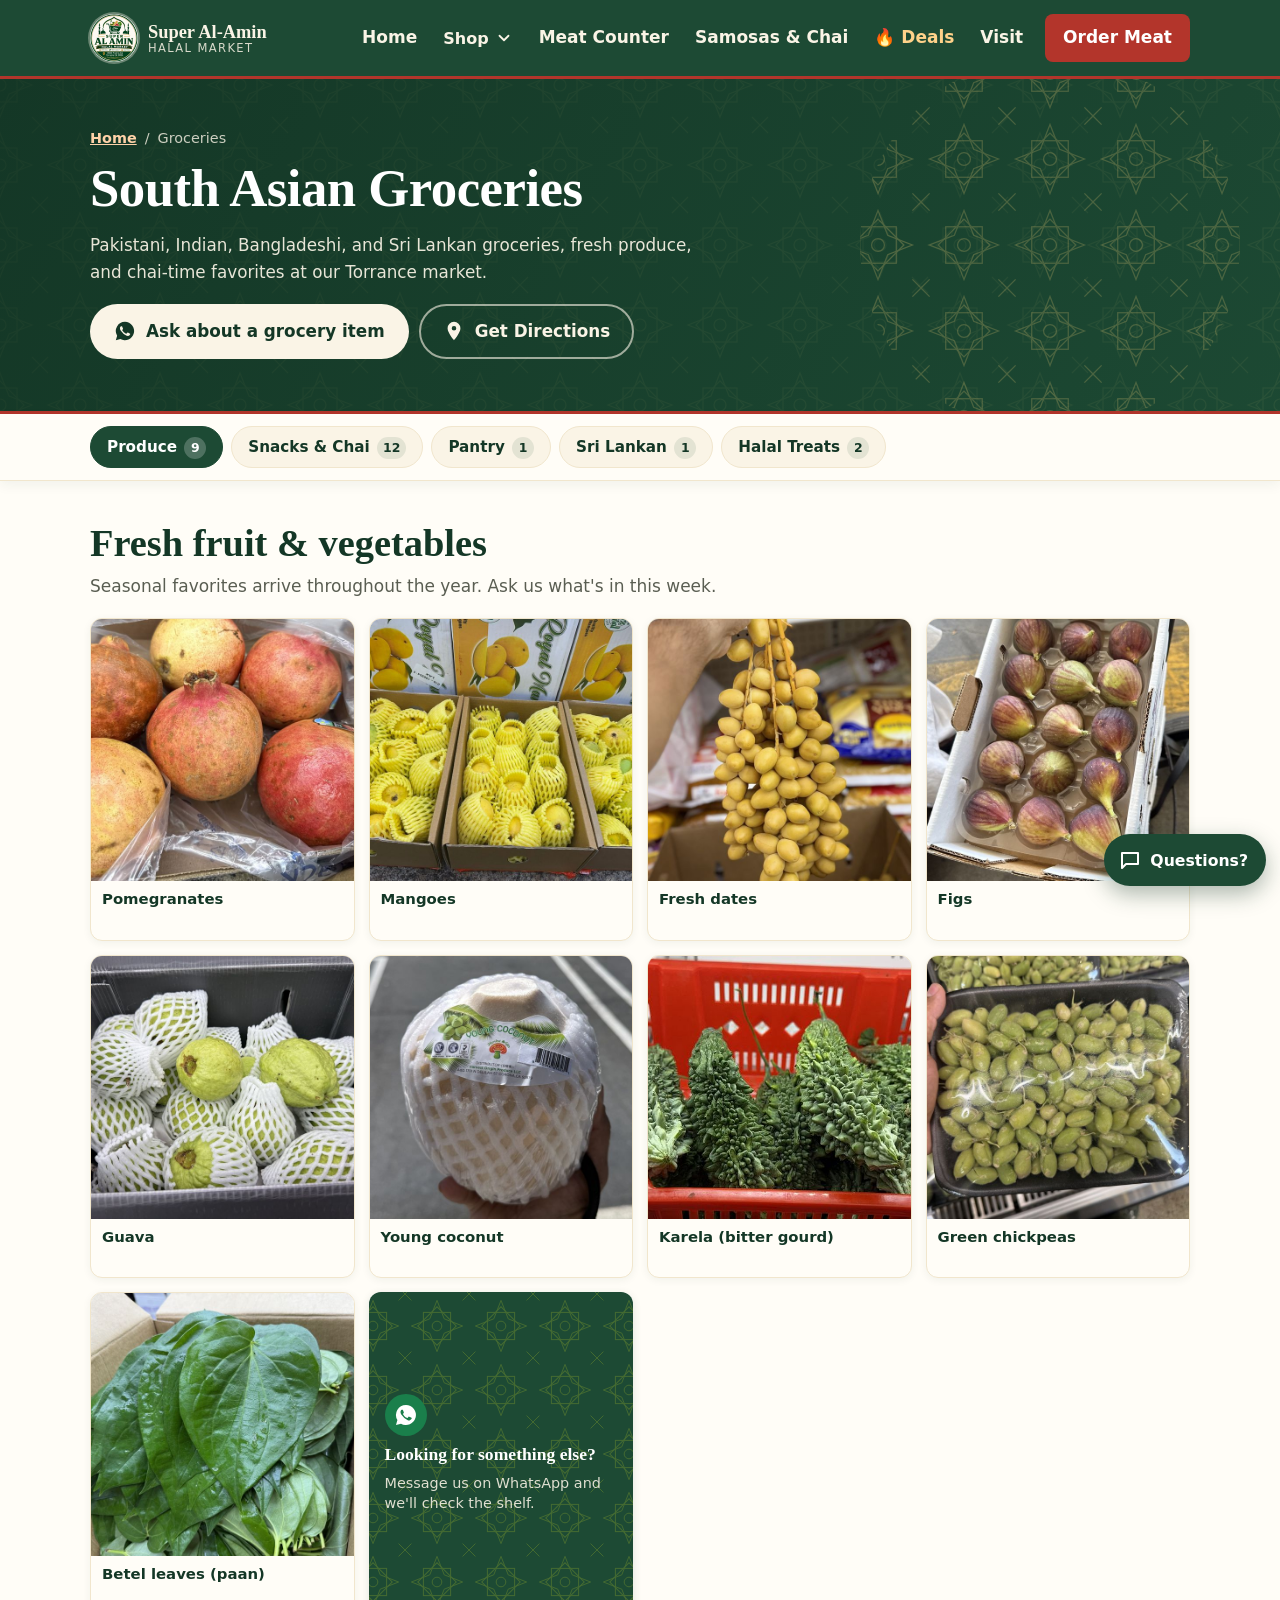
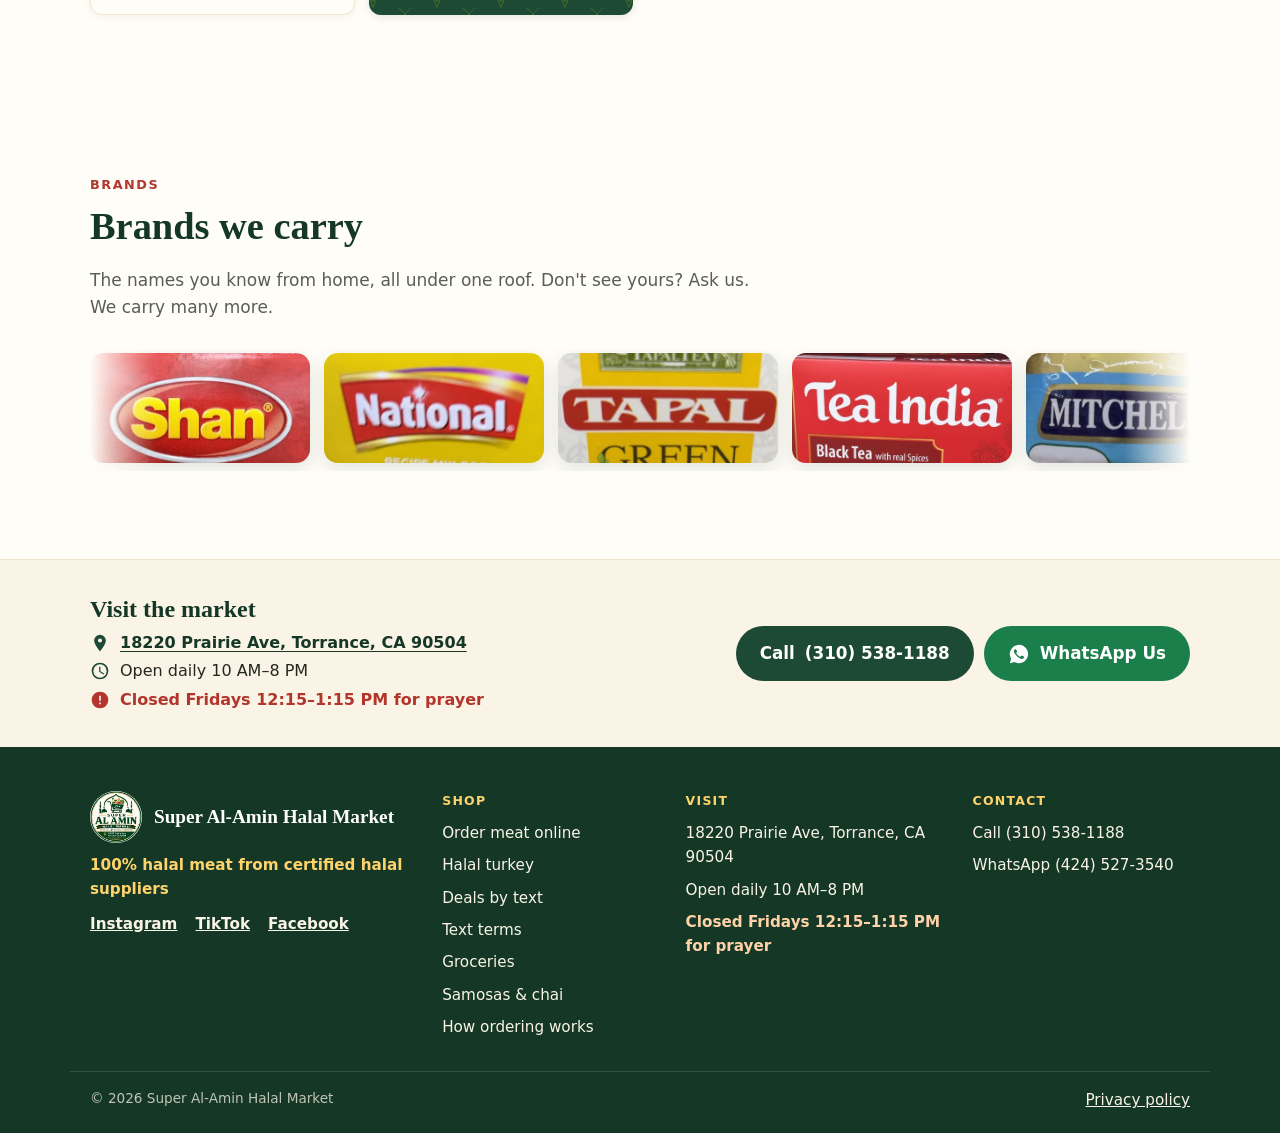
<file: groceries/index.html>
<!DOCTYPE html>
<html lang="en" data-root="../">
<head>
  <meta charset="utf-8">
  <meta name="viewport" content="width=device-width, initial-scale=1">
  <title>Pakistani &amp; Indian Groceries in Torrance | Super Al-Amin</title>
  <meta name="description" content="Pakistani, Indian and Sri Lankan groceries in Torrance: snacks and chai, curry powders, pickles, fresh guava, karela and betel leaves, and halal treats.">
  <meta name="theme-color" content="#1d4a34">
  <meta property="og:title" content="Groceries at Super Al-Amin Halal Market — Torrance, CA">
  <meta property="og:site_name" content="Super Al-Amin Halal Market">
  <meta property="og:locale" content="en_US">
  <meta property="og:description" content="Pakistani snacks and chai, Sri Lankan groceries, fresh produce, pantry staples, and halal treats in Torrance, CA.">
  <meta property="og:type" content="website">
  <meta property="og:image" content="https://alaminmarket.com/images/share-cover.jpg">
  <meta property="og:url" content="https://alaminmarket.com/groceries/">
  <link rel="canonical" href="https://alaminmarket.com/groceries/">
  <meta name="twitter:card" content="summary_large_image">
  <link rel="icon" href="../images/favicon.png" type="image/png">
  <link rel="apple-touch-icon" href="../images/apple-touch-icon.png">
  <link rel="manifest" href="/site.webmanifest">
  <link rel="stylesheet" href="../styles.css?v=20261120g">
  <script type="application/ld+json">
{
  "@context": "https://schema.org",
  "@graph": [
    {
      "@type": "BreadcrumbList",
      "itemListElement": [
        {
          "@type": "ListItem",
          "position": 1,
          "name": "Home",
          "item": "https://alaminmarket.com/"
        },
        {
          "@type": "ListItem",
          "position": 2,
          "name": "Groceries",
          "item": "https://alaminmarket.com/groceries/"
        }
      ]
    },
    {
      "@type": "WebPage",
      "@id": "https://alaminmarket.com/groceries/",
      "name": "Groceries at Super Al-Amin Halal Market",
      "url": "https://alaminmarket.com/groceries/",
      "about": {
        "@id": "https://alaminmarket.com/#store"
      }
    }
  ]
}
  </script>
</head>
<body>
  <a class="skip-link" href="#main">Skip to content</a>

  <div id="announcement" class="announcement" role="region" aria-label="Store announcement" hidden></div>

  <header class="site-header">
    <div class="container header-inner">
      <a class="brand" href="../" aria-label="Super Al-Amin Halal Market home">
        <img class="brand-logo" src="../images/logo.png" alt="" width="48" height="48">
        <span class="brand-text">Super Al-Amin<small>Halal Market</small></span>
      </a>
      <button class="nav-toggle" type="button" aria-expanded="false" aria-controls="site-nav">
        <span class="nav-toggle-bars" aria-hidden="true"></span>
        <span class="nav-toggle-label">Menu</span>
      </button>
      <nav id="site-nav" class="site-nav" aria-label="Main">
        <ul class="nav-list">
          <li><a href="../#home">Home</a></li>
          <li class="has-sub">
            <button class="nav-sub-toggle" type="button" aria-expanded="false" aria-controls="nav-shop">Shop <svg class="nav-chev" aria-hidden="true" viewBox="0 0 24 24"><path d="M6 9l6 6 6-6"/></svg></button>
            <ul class="nav-sub" id="nav-shop">
              <li><a class="nav-sub-feature" href="../order/"><strong>Order meat online</strong><span>Choose your cuts, pick up at the store</span></a></li>
              <li><a href="../groceries/#produce">Fresh produce</a></li>
              <li><a href="../groceries/#snacks">Snacks &amp; chai</a></li>
              <li><a href="../groceries/#pantry">Pantry staples</a></li>
              <li><a href="../groceries/#sri-lankan">Sri Lankan groceries</a></li>
              <li><a href="../groceries/#treats">Halal treats</a></li>
              <li><a href="../groceries/" aria-current="page">All groceries →</a></li>
            </ul>
          </li>
          <li><a href="../#meat">Meat Counter</a></li>
          <li><a href="../#samosas">Samosas &amp; Chai</a></li>
          <li data-reviews-nav hidden><a href="../#reviews">Reviews</a></li>
          <li><a class="nav-deals" href="../deals/">🔥 Deals</a></li>
          <li><a href="../#visit">Visit</a></li>
          <li class="nav-cta"><a href="../order/">Order Meat</a></li>
        </ul>
      </nav>
    </div>
  </header>

  <main id="main">
    <section class="page-hero" aria-labelledby="page-title">
      <div class="container">
        <nav class="breadcrumb" aria-label="Breadcrumb"><a href="../">Home</a><span aria-hidden="true">/</span><span aria-current="page">Groceries</span></nav>
        <h1 id="page-title">South Asian Groceries</h1>
        <p class="page-lede">Pakistani, Indian, Bangladeshi, and Sri Lankan groceries, fresh produce, and chai-time favorites at our Torrance market.</p>
        <div class="page-hero-actions">
          <a class="btn btn-cream" href="https://wa.me/14245273540?text=Hi%20Super%20Al-Amin%21%20Do%20you%20have%20___%20in%20stock%20today%3F" data-link="whatsapp" data-message="grocery" target="_blank" rel="noopener"><svg aria-hidden="true" viewBox="0 0 24 24"><path d="M12 2a10 10 0 0 0-8.6 15.1L2 22l5-1.3A10 10 0 1 0 12 2zm5.3 14.1c-.2.6-1.3 1.2-1.8 1.3-.5.1-1 .1-1.7-.1a15 15 0 0 1-6.3-5.5c-.5-.7-1-1.7-1-2.8 0-1.1.6-1.6.8-1.9.2-.2.5-.3.6-.3h.5c.2 0 .4 0 .6.5l.8 2c.1.2.1.4 0 .5l-.3.5-.4.4c-.1.1-.3.3-.1.6.2.3.8 1.3 1.7 2.1 1.2 1 2.1 1.3 2.4 1.5.3.1.5.1.6-.1l.9-1c.2-.3.4-.2.6-.1l1.9.9c.3.1.5.2.5.3.1.1.1.6-.1 1.2z"/></svg> Ask about a grocery item</a>
          <a class="btn btn-ghost-light" href="https://www.google.com/maps/dir/?api=1&amp;destination=18220+Prairie+Ave%2C+Torrance%2C+CA+90504" data-link="directions" target="_blank" rel="noopener"><svg aria-hidden="true" viewBox="0 0 24 24"><path d="M12 2a7 7 0 0 0-7 7c0 5.2 7 13 7 13s7-7.8 7-13a7 7 0 0 0-7-7zm0 9.5A2.5 2.5 0 1 1 12 6.5a2.5 2.5 0 0 1 0 5z"/></svg> Get Directions</a>
        </div>
      </div>
    </section>

    <div class="tabs-wrap">
      <div class="container">
        <div class="grocery-tabs" id="grocery-tabs" role="tablist" aria-label="Grocery categories"></div>
      </div>
    </div>

    <div class="section grocery-panels-section">
      <div class="container" id="grocery-panels">
        <section class="grocery-panel" id="panel-produce">
          <div class="panel-head"><h2>Fresh fruit &amp; vegetables</h2><p>Seasonal favorites arrive throughout the year. Ask us what&#x27;s in this week.</p></div>
          <ul class="showcase-grid">
            <li class="showcase-item"><img src="../images/produce/pomegranates.jpg" alt="A box of fresh pomegranates" width="300" height="300" loading="lazy"><span>Pomegranates</span></li>
            <li class="showcase-item"><img src="../images/produce/mangoes.jpg" alt="Boxes of ripe mangoes" width="300" height="300" loading="lazy"><span>Mangoes</span></li>
            <li class="showcase-item"><img src="../images/produce/fresh-dates.jpg" alt="A bunch of fresh yellow dates" width="300" height="300" loading="lazy"><span>Fresh dates</span></li>
            <li class="showcase-item"><img src="../images/produce/figs.jpg" alt="A tray of fresh figs" width="300" height="300" loading="lazy"><span>Figs</span></li>
            <li class="showcase-item"><img src="../images/produce/guava.jpg" alt="A box of fresh guavas" width="300" height="300" loading="lazy"><span>Guava</span></li>
            <li class="showcase-item"><img src="../images/produce/young-coconut.jpg" alt="A wrapped young coconut" width="300" height="300" loading="lazy"><span>Young coconut</span></li>
            <li class="showcase-item"><img src="../images/produce/karela.jpg" alt="A basket of karela" width="300" height="300" loading="lazy"><span>Karela (bitter gourd)</span></li>
            <li class="showcase-item"><img src="../images/produce/green-chickpeas.jpg" alt="A tray of fresh green chickpeas" width="300" height="300" loading="lazy"><span>Green chickpeas</span></li>
            <li class="showcase-item"><img src="../images/produce/betel-leaves.jpg" alt="A box of fresh betel leaves" width="300" height="300" loading="lazy"><span>Betel leaves (paan)</span></li>
          </ul>
        </section>
        <section class="grocery-panel" id="panel-snacks">
          <div class="panel-head"><h2>Pakistani snacks &amp; chai-time favorites</h2><p>Crunchy nimco, puffs, and something for every cup of chai.</p></div>
          <ul class="showcase-grid">
            <li class="showcase-item"><img src="../images/snacks/snack-mix-nimco.jpg" alt="Nimco&#x27;s Mix Nimco" width="300" height="300" loading="lazy"><span>Mix Nimco</span></li>
            <li class="showcase-item"><img src="../images/snacks/snack-chana-chilli.jpg" alt="Nimco&#x27;s Chana Chilli" width="300" height="300" loading="lazy"><span>Chana Chilli</span></li>
            <li class="showcase-item"><img src="../images/snacks/snack-dal-moong.jpg" alt="Nimco&#x27;s Dal Moong" width="300" height="300" loading="lazy"><span>Dal Moong</span></li>
            <li class="showcase-item"><img src="../images/snacks/snack-namak-paray.jpg" alt="Nimco&#x27;s Namak Paray" width="300" height="300" loading="lazy"><span>Namak Paray</span></li>
            <li class="showcase-item"><img src="../images/snacks/snack-tea-puri.jpg" alt="Nimco&#x27;s Tea Puri" width="300" height="300" loading="lazy"><span>Tea Puri</span></li>
            <li class="showcase-item"><img src="../images/snacks/snack-chilli-ringz.jpg" alt="Nimco&#x27;s Chilli Ringz" width="300" height="300" loading="lazy"><span>Chilli Ringz</span></li>
            <li class="showcase-item"><img src="../images/snacks/snack-masala-puffs.jpg" alt="Nimco&#x27;s Masala Puffs" width="300" height="300" loading="lazy"><span>Masala Puffs</span></li>
            <li class="showcase-item"><img src="../images/snacks/snack-salty-puffs.jpg" alt="Nimco&#x27;s Salty Puffs" width="300" height="300" loading="lazy"><span>Salty Puffs</span></li>
            <li class="showcase-item"><img src="../images/snacks/snack-potato-crinkles.jpg" alt="Nimco&#x27;s spicy Potato Crinkles" width="300" height="300" loading="lazy"><span>Potato Crinkles</span></li>
            <li class="showcase-item"><img src="../images/snacks/snack-spicy-potato-sticks.jpg" alt="Nimco&#x27;s Spicy Potato Sticks" width="300" height="300" loading="lazy"><span>Spicy Potato Sticks</span></li>
            <li class="showcase-item"><img src="../images/snacks/snack-black-pepper-potato-sticks.jpg" alt="Nimco&#x27;s Black Pepper Potato Sticks" width="300" height="300" loading="lazy"><span>Black Pepper Potato Sticks</span></li>
            <li class="showcase-item"><img src="../images/snacks/snack-salty-potato-sticks.jpg" alt="Nimco&#x27;s Salty Potato Sticks" width="300" height="300" loading="lazy"><span>Salty Potato Sticks</span></li>
          </ul>
        </section>
        <section class="grocery-panel" id="panel-pantry">
          <div class="panel-head"><h2>Pantry staples</h2><p>Rice, atta, lentils, spices, masalas, and everyday cooking basics from brands you know from home.</p></div>
          <ul class="showcase-grid">
            <li class="showcase-item"><img src="../images/snacks/bake-parlor-macaroni.jpg" alt="Bake Parlor macaroni boxes on a store rack" width="300" height="300" loading="lazy"><span>Bake Parlor macaroni</span></li>
          </ul>
        </section>
        <section class="grocery-panel" id="panel-sri-lankan">
          <div class="panel-head"><h2>Authentic Sri Lankan groceries</h2><p>Curry powders, masalas, pickles, biscuits, and more, all in one aisle.</p></div>
          <ul class="showcase-grid">
            <li class="showcase-item"><img src="../images/spices-photo.jpg" alt="Shelves of Sri Lankan curry powders, masalas, and pickles" width="300" height="300" loading="lazy"><span>Curry powders &amp; masalas</span></li>
          </ul>
        </section>
        <section class="grocery-panel" id="panel-treats">
          <div class="panel-head"><h2>Halal treats</h2><p>Grab-and-go snacks and sweets at the counter.</p></div>
          <ul class="showcase-grid">
            <li class="showcase-item"><img src="../images/treats/halal-beef-sticks.jpg" alt="Boxes of Sharifa halal beef sticks, original and jalapeño" width="300" height="300" loading="lazy"><span>Halal beef sticks</span></li>
            <li class="showcase-item"><img src="../images/treats/dubai-chocolate.jpg" alt="A box of Dubai milk chocolate flavor bars" width="300" height="300" loading="lazy"><span>Dubai chocolate bar</span></li>
          </ul>
        </section>
      </div>
    </div>

    <section class="section brands-section" aria-labelledby="brands-title">
      <div class="container">
      <div class="brands" id="brands">
        <div class="section-head">
          <p class="eyebrow">Brands</p>
          <h2 id="brands-title" data-brands="title">Brands we carry</h2>
          <p data-brands="text">The names you know from home, all under one roof. Don't see yours? Ask us. We carry many more.</p>
        </div>
        <div class="brand-marquee" aria-label="Brand logos">
          <ul class="brand-track" id="brand-list">
            <li class="brand-slide"><img src="../images/brands/shan.jpg" alt="Shan" width="250" height="125" loading="lazy"></li>
            <li class="brand-slide"><img src="../images/brands/national.jpg" alt="National" width="250" height="125" loading="lazy"></li>
            <li class="brand-slide"><img src="../images/brands/tapal.jpg" alt="Tapal" width="250" height="125" loading="lazy"></li>
            <li class="brand-slide"><img src="../images/brands/tea-india.jpg" alt="Tea India" width="250" height="125" loading="lazy"></li>
            <li class="brand-slide"><img src="../images/brands/mitchells.jpg" alt="Mitchell&#x27;s" width="250" height="125" loading="lazy"></li>
            <li class="brand-slide"><img src="../images/brands/shezan.jpg" alt="Shezan" width="250" height="125" loading="lazy"></li>
            <li class="brand-slide"><img src="../images/brands/knorr.jpg" alt="Knorr" width="250" height="125" loading="lazy"></li>
            <li class="brand-slide"><img src="../images/brands/lipton.jpg" alt="Lipton" width="250" height="125" loading="lazy"></li>
            <li class="brand-slide"><img src="../images/brands/brooke-bond.jpg" alt="Brooke Bond" width="250" height="125" loading="lazy"></li>
            <li class="brand-slide"><img src="../images/brands/qarshi.jpg" alt="Qarshi" width="250" height="125" loading="lazy"></li>
            <li class="brand-slide"><img src="../images/brands/deep.jpg" alt="Deep" width="250" height="125" loading="lazy"></li>
          </ul>
        </div>
      </div>
      </div>
    </section>

    <section class="visit-strip" aria-labelledby="visit-strip-title">
      <div class="container visit-strip-inner">
        <div>
          <h2 id="visit-strip-title">Visit the market</h2>
          <ul class="hero-info">
            <li><svg aria-hidden="true" viewBox="0 0 24 24"><path d="M12 2a7 7 0 0 0-7 7c0 5.2 7 13 7 13s7-7.8 7-13a7 7 0 0 0-7-7zm0 9.5A2.5 2.5 0 1 1 12 6.5a2.5 2.5 0 0 1 0 5z"/></svg><a href="https://www.google.com/maps/dir/?api=1&amp;destination=18220+Prairie+Ave%2C+Torrance%2C+CA+90504" data-link="directions" data-text="address" target="_blank" rel="noopener">18220 Prairie Ave, Torrance, CA 90504</a></li>
            <li><svg aria-hidden="true" viewBox="0 0 24 24"><path d="M12 2a10 10 0 1 0 0 20 10 10 0 0 0 0-20zm0 18a8 8 0 1 1 0-16 8 8 0 0 1 0 16zm.5-13H11v6l5.2 3.2.8-1.3-4.5-2.7V7z"/></svg><span data-text="hoursSummary">Open daily 10 AM–8 PM</span></li>
            <li class="prayer-note"><svg aria-hidden="true" viewBox="0 0 24 24"><path d="M12 2a10 10 0 1 0 0 20 10 10 0 0 0 0-20zm1 15h-2v-2h2v2zm0-4h-2V7h2v6z"/></svg><span data-text="fridayNote">Closed Fridays 12:15–1:15 PM for prayer</span></li>
          </ul>
        </div>
        <div class="visit-strip-actions">
          <a class="btn btn-primary" href="tel:+13105381188" data-link="call">Call <span data-text="phone">(310) 538-1188</span></a>
          <a class="btn btn-whatsapp" href="https://wa.me/14245273540?text=Hi%20Super%20Al-Amin%21" data-link="whatsapp" data-message="general" target="_blank" rel="noopener"><svg aria-hidden="true" viewBox="0 0 24 24"><path d="M12 2a10 10 0 0 0-8.6 15.1L2 22l5-1.3A10 10 0 1 0 12 2zm5.3 14.1c-.2.6-1.3 1.2-1.8 1.3-.5.1-1 .1-1.7-.1a15 15 0 0 1-6.3-5.5c-.5-.7-1-1.7-1-2.8 0-1.1.6-1.6.8-1.9.2-.2.5-.3.6-.3h.5c.2 0 .4 0 .6.5l.8 2c.1.2.1.4 0 .5l-.3.5-.4.4c-.1.1-.3.3-.1.6.2.3.8 1.3 1.7 2.1 1.2 1 2.1 1.3 2.4 1.5.3.1.5.1.6-.1l.9-1c.2-.3.4-.2.6-.1l1.9.9c.3.1.5.2.5.3.1.1.1.6-.1 1.2z"/></svg> WhatsApp Us</a>
        </div>
      </div>
    </section>

  </main>

  <footer class="site-footer">
    <div class="container footer-grid">
      <div class="footer-brand">
        <a class="footer-logo" href="../"><img src="../images/logo.png" alt="" width="56" height="56" loading="lazy"><span data-text="name">Super Al-Amin Halal Market</span></a>
        <p class="footer-halal">100% halal meat from certified halal suppliers</p>
        <ul class="footer-social" id="footer-social" aria-label="Social media"></ul>
      </div>
      <div>
        <p class="footer-title">Shop</p>
        <ul class="footer-list">
          <li><a href="../order/">Order meat online</a></li>
          <li><a href="../halal-turkey/">Halal turkey</a></li>
          <li><a href="../deals/">Deals by text</a></li>
          <li><a href="../terms/">Text terms</a></li>
          <li><a href="../groceries/">Groceries</a></li>
          <li><a href="../#samosas">Samosas &amp; chai</a></li>
          <li><a href="../#how">How ordering works</a></li>
        </ul>
      </div>
      <div>
        <p class="footer-title">Visit</p>
        <ul class="footer-list">
          <li><a class="footer-address" href="https://www.google.com/maps/dir/?api=1&amp;destination=18220+Prairie+Ave%2C+Torrance%2C+CA+90504" data-link="directions" data-text="address" target="_blank" rel="noopener">18220 Prairie Ave, Torrance, CA 90504</a></li>
          <li><span data-text="hoursSummary">Open daily 10 AM–8 PM</span></li>
          <li class="footer-prayer" data-text="fridayNote">Closed Fridays 12:15–1:15 PM for prayer</li>
        </ul>
      </div>
      <div>
        <p class="footer-title">Contact</p>
        <ul class="footer-list">
          <li><a href="tel:+13105381188" data-link="call">Call <span data-text="phone">(310) 538-1188</span></a></li>
          <li><a href="https://wa.me/14245273540?text=Hi%20Super%20Al-Amin%21" data-link="whatsapp" data-message="general" target="_blank" rel="noopener">WhatsApp <span data-text="whatsapp">(424) 527-3540</span></a></li>
        </ul>
      </div>
    </div>
    <div class="container footer-bottom">
      <p class="footer-copy">© <span id="year">2026</span> <span data-text="name">Super Al-Amin Halal Market</span></p>
      <p class="footer-links"><a href="../privacy/">Privacy policy</a></p>
    </div>
  </footer>

  <!-- Mobile quick actions: fixed to the bottom; the page adds matching padding so nothing is covered -->
  <nav class="quick-actions" aria-label="Quick contact">
    <a href="tel:+13105381188" data-link="call">
      <svg aria-hidden="true" viewBox="0 0 24 24"><path d="M6.6 10.8a15.1 15.1 0 0 0 6.6 6.6l2.2-2.2c.3-.3.7-.4 1-.2 1.1.4 2.3.6 3.6.6.6 0 1 .4 1 1V20c0 .6-.4 1-1 1A17 17 0 0 1 3 4c0-.6.4-1 1-1h3.5c.6 0 1 .4 1 1 0 1.2.2 2.4.6 3.6.1.3 0 .7-.2 1l-2.3 2.2z"/></svg>
      Call
    </a>
    <a href="https://wa.me/14245273540?text=Hi%20Super%20Al-Amin%21" data-link="whatsapp" data-message="general" target="_blank" rel="noopener">
      <svg aria-hidden="true" viewBox="0 0 24 24"><path d="M12 2a10 10 0 0 0-8.6 15.1L2 22l5-1.3A10 10 0 1 0 12 2zm5.3 14.1c-.2.6-1.3 1.2-1.8 1.3-.5.1-1 .1-1.7-.1a15 15 0 0 1-6.3-5.5c-.5-.7-1-1.7-1-2.8 0-1.1.6-1.6.8-1.9.2-.2.5-.3.6-.3h.5c.2 0 .4 0 .6.5l.8 2c.1.2.1.4 0 .5l-.3.5-.4.4c-.1.1-.3.3-.1.6.2.3.8 1.3 1.7 2.1 1.2 1 2.1 1.3 2.4 1.5.3.1.5.1.6-.1l.9-1c.2-.3.4-.2.6-.1l1.9.9c.3.1.5.2.5.3.1.1.1.6-.1 1.2z"/></svg>
      WhatsApp
    </a>
    <a href="https://www.google.com/maps/dir/?api=1&amp;destination=18220+Prairie+Ave%2C+Torrance%2C+CA+90504" data-link="directions" target="_blank" rel="noopener">
      <svg aria-hidden="true" viewBox="0 0 24 24"><path d="M12 2a7 7 0 0 0-7 7c0 5.2 7 13 7 13s7-7.8 7-13a7 7 0 0 0-7-7zm0 9.5A2.5 2.5 0 1 1 12 6.5a2.5 2.5 0 0 1 0 5z"/></svg>
      Directions
    </a>
  </nav>

  <script src="../site-config.js?v=20261120g"></script>
  <script src="../main.js?v=20261120g"></script>
  <script src="../chat.js?v=20261120g"></script>
</body>
</html>
</file>
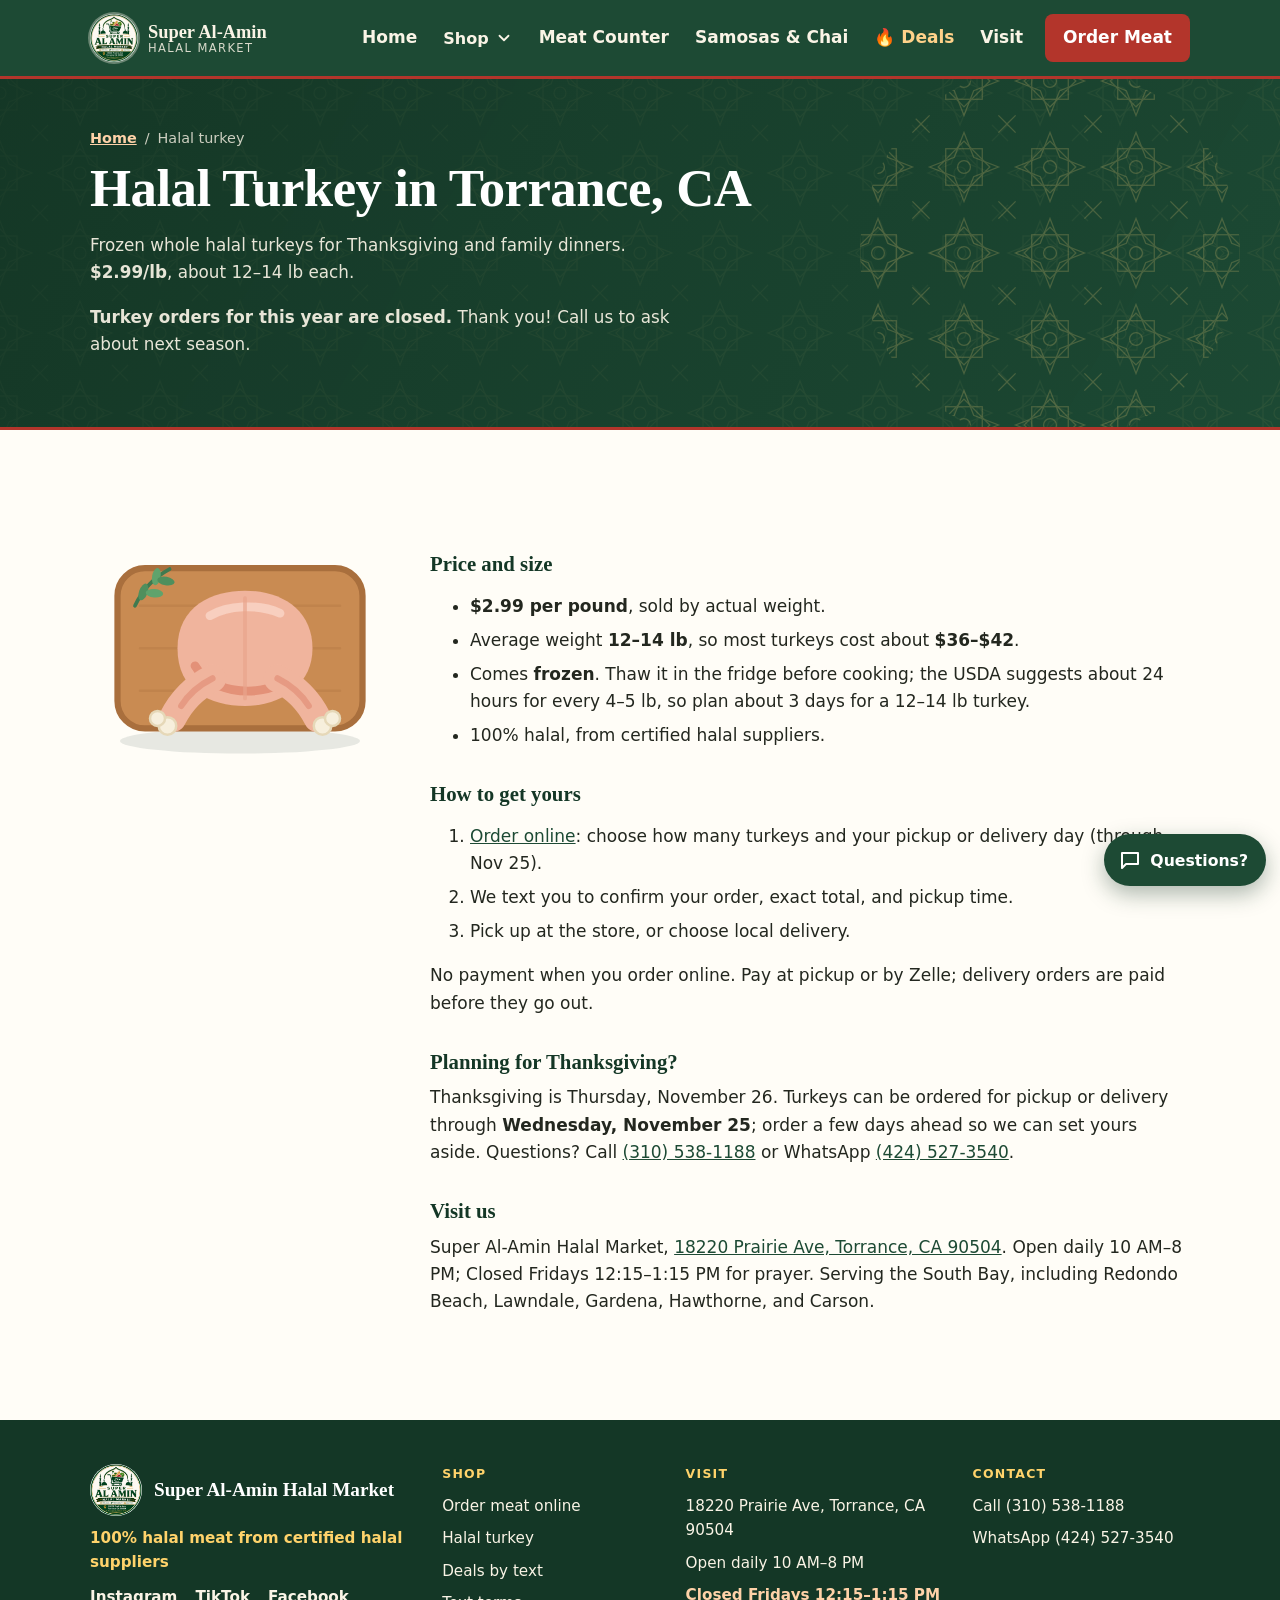
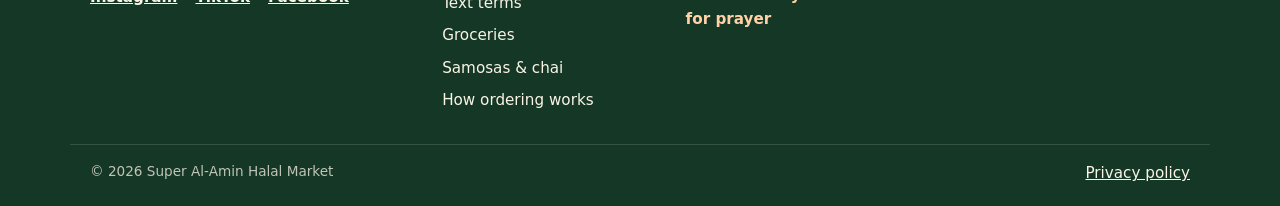
<file: halal-turkey/index.html>
<!DOCTYPE html>
<html lang="en" data-root="../">
<head>
  <meta charset="utf-8">
  <meta name="viewport" content="width=device-width, initial-scale=1">
  <title>Halal Turkey in Torrance, CA | $2.99/lb | Super Al-Amin</title>
  <meta name="description" content="Frozen whole halal turkeys for Thanksgiving at Super Al-Amin Halal Market in Torrance: $2.99/lb, about 12–14 lb each. Order online for pickup or local delivery.">
  <link rel="canonical" href="https://alaminmarket.com/halal-turkey/">
  <meta name="theme-color" content="#1d4a34">
  <meta property="og:type" content="website">
  <meta property="og:site_name" content="Super Al-Amin Halal Market">
  <meta property="og:title" content="Halal Turkey in Torrance, CA | Super Al-Amin">
  <meta property="og:description" content="Frozen whole halal turkeys, $2.99/lb, about 12–14 lb each. Order online for pickup or local delivery.">
  <meta property="og:url" content="https://alaminmarket.com/halal-turkey/">
  <meta property="og:image" content="https://alaminmarket.com/images/share-cover.jpg">
  <meta name="twitter:card" content="summary_large_image">
  <meta name="twitter:title" content="Halal Turkey in Torrance, CA | Super Al-Amin">
  <meta name="twitter:description" content="Frozen whole halal turkeys, $2.99/lb, about 12–14 lb each. Order online for pickup or local delivery.">
  <meta name="twitter:image" content="https://alaminmarket.com/images/share-cover.jpg">
  <link rel="icon" href="../images/favicon.png" type="image/png">
  <link rel="apple-touch-icon" href="../images/apple-touch-icon.png">
  <link rel="manifest" href="/site.webmanifest">
  <link rel="stylesheet" href="../styles.css?v=20261120g">
  <script type="application/ld+json">
  {
    "@context": "https://schema.org",
    "@graph": [
      {
        "@type": "Product",
        "@id": "https://alaminmarket.com/halal-turkey/#product",
        "name": "Whole Halal Turkey (Frozen)",
        "description": "Frozen whole halal turkey, about 12–14 lb each, sold by weight at $2.99 per pound.",
        "image": "https://alaminmarket.com/images/share-cover.jpg",
        "brand": { "@type": "Brand", "name": "Super Al-Amin Halal Market" },
        "category": "Halal meat",
        "offers": {
          "@type": "Offer",
          "url": "https://alaminmarket.com/halal-turkey/",
          "priceCurrency": "USD",
          "price": "2.99",
          "priceSpecification": {
            "@type": "UnitPriceSpecification",
            "price": "2.99",
            "priceCurrency": "USD",
            "unitCode": "LBR",
            "referenceQuantity": { "@type": "QuantitativeValue", "value": "1", "unitCode": "LBR" }
          },
          "availability": "https://schema.org/InStock",
          "itemCondition": "https://schema.org/NewCondition",
          "seller": { "@id": "https://alaminmarket.com/#store" }
        }
      },
      {
        "@type": "BreadcrumbList",
        "itemListElement": [
          { "@type": "ListItem", "position": 1, "name": "Home", "item": "https://alaminmarket.com/" },
          { "@type": "ListItem", "position": 2, "name": "Halal Turkey", "item": "https://alaminmarket.com/halal-turkey/" }
        ]
      }
    ]
  }
  </script>
</head>
<body>
  <a class="skip-link" href="#main">Skip to content</a>

  <div id="announcement" class="announcement" role="region" aria-label="Store announcement" hidden></div>

  <header class="site-header">
    <div class="container header-inner">
      <a class="brand" href="../" aria-label="Super Al-Amin Halal Market home">
        <img class="brand-logo" src="../images/logo.png" alt="" width="48" height="48">
        <span class="brand-text">Super Al-Amin<small>Halal Market</small></span>
      </a>
      <button class="nav-toggle" type="button" aria-expanded="false" aria-controls="site-nav">
        <span class="nav-toggle-bars" aria-hidden="true"></span>
        <span class="nav-toggle-label">Menu</span>
      </button>
      <nav id="site-nav" class="site-nav" aria-label="Main">
        <ul class="nav-list">
          <li><a href="../#home">Home</a></li>
          <li class="has-sub">
            <button class="nav-sub-toggle" type="button" aria-expanded="false" aria-controls="nav-shop">Shop <svg class="nav-chev" aria-hidden="true" viewBox="0 0 24 24"><path d="M6 9l6 6 6-6"/></svg></button>
            <ul class="nav-sub" id="nav-shop">
              <li><a class="nav-sub-feature" href="../order/"><strong>Order meat online</strong><span>Choose your cuts, pick up at the store</span></a></li>
              <li><a href="../groceries/#produce">Fresh produce</a></li>
              <li><a href="../groceries/#snacks">Snacks &amp; chai</a></li>
              <li><a href="../groceries/#pantry">Pantry staples</a></li>
              <li><a href="../groceries/#sri-lankan">Sri Lankan groceries</a></li>
              <li><a href="../groceries/#treats">Halal treats</a></li>
              <li><a href="../groceries/">All groceries →</a></li>
            </ul>
          </li>
          <li><a href="../#meat">Meat Counter</a></li>
          <li><a href="../#samosas">Samosas &amp; Chai</a></li>
          <li data-reviews-nav hidden><a href="../#reviews">Reviews</a></li>
          <li><a class="nav-deals" href="../deals/">🔥 Deals</a></li>
          <li><a href="../#visit">Visit</a></li>
          <li class="nav-cta"><a href="../order/">Order Meat</a></li>
        </ul>
      </nav>
    </div>
  </header>

  <main id="main">
    <section class="page-hero" aria-labelledby="page-title">
      <div class="container">
        <nav class="breadcrumb" aria-label="Breadcrumb"><a href="../">Home</a><span aria-hidden="true">/</span><span aria-current="page">Halal turkey</span></nav>
        <h1 id="page-title">Halal Turkey in Torrance, CA</h1>
        <p class="page-lede">Frozen whole halal turkeys for Thanksgiving and family dinners. <strong>$2.99/lb</strong>, about 12–14 lb each.</p>
        <p class="page-lede" data-after="2026-11-25" hidden><strong>Turkey orders for this year are closed.</strong> Thank you! Call us to ask about next season.</p>
        <div class="page-hero-actions" data-until="2026-11-25">
          <a class="btn btn-red btn-lg" href="../order/?cat=turkey">Order a halal turkey <span aria-hidden="true">→</span></a>
          <a class="btn btn-ghost" href="tel:+13105381188" data-link="call">Call <span data-text="phone">(310) 538-1188</span></a>
        </div>
      </div>
    </section>

    <section class="section">
      <div class="container turkey-grid">
        <div class="turkey-art"><img src="../images/art/turkey.svg" alt="Whole halal turkey illustration" width="240" height="190"></div>
        <div class="legal">
          <h2>Price and size</h2>
          <ul>
            <li><strong>$2.99 per pound</strong>, sold by actual weight.</li>
            <li>Average weight <strong>12–14 lb</strong>, so most turkeys cost about <strong>$36–$42</strong>.</li>
            <li>Comes <strong>frozen</strong>. Thaw it in the fridge before cooking; the USDA suggests about 24 hours for every 4–5 lb, so plan about 3 days for a 12–14 lb turkey.</li>
            <li>100% halal, from certified halal suppliers.</li>
          </ul>

          <h2>How to get yours</h2>
          <ol>
            <li><a href="../order/?cat=turkey">Order online</a>: choose how many turkeys and your pickup or delivery day (through Nov 25).</li>
            <li>We text you to confirm your order, exact total, and pickup time.</li>
            <li>Pick up at the store, or choose local delivery.</li>
          </ol>
          <p>No payment when you order online. Pay at pickup or by Zelle; delivery orders are paid before they go out.</p>

          <h2>Planning for Thanksgiving?</h2>
          <p>Thanksgiving is Thursday, November 26. Turkeys can be ordered for pickup or delivery through <strong>Wednesday, November 25</strong>; order a few days ahead so we can set yours aside. Questions? Call <a href="tel:+13105381188" data-link="call"><span data-text="phone">(310) 538-1188</span></a> or WhatsApp <a href="https://wa.me/14245273540?text=Hi%20Super%20Al-Amin%21%20I%27d%20like%20to%20ask%20about%20halal%20turkey." target="_blank" rel="noopener">(424) 527-3540</a>.</p>

          <h2>Visit us</h2>
          <p>Super Al-Amin Halal Market, <a href="https://www.google.com/maps/dir/?api=1&amp;destination=18220+Prairie+Ave%2C+Torrance%2C+CA+90504" data-link="directions" target="_blank" rel="noopener"><span data-text="address">18220 Prairie Ave, Torrance, CA 90504</span></a>. <span data-text="hoursSummary">Open daily 10 AM–8 PM</span>; <span data-text="fridayNote">Closed Fridays 12:15–1:15 PM for prayer</span>. Serving the South Bay, including Redondo Beach, Lawndale, Gardena, Hawthorne, and Carson.</p>

          <p data-until="2026-11-25"><a class="btn btn-red" href="../order/?cat=turkey">Order your turkey <span aria-hidden="true">→</span></a></p>
        </div>
      </div>
    </section>
  </main>

  <footer class="site-footer">
    <div class="container footer-grid">
      <div class="footer-brand">
        <a class="footer-logo" href="../"><img src="../images/logo.png" alt="" width="56" height="56" loading="lazy"><span data-text="name">Super Al-Amin Halal Market</span></a>
        <p class="footer-halal">100% halal meat from certified halal suppliers</p>
        <ul class="footer-social" id="footer-social" aria-label="Social media"></ul>
      </div>
      <div>
        <p class="footer-title">Shop</p>
        <ul class="footer-list">
          <li><a href="../order/">Order meat online</a></li>
          <li><a href="../halal-turkey/">Halal turkey</a></li>
          <li><a href="../deals/">Deals by text</a></li>
          <li><a href="../terms/">Text terms</a></li>
          <li><a href="../groceries/">Groceries</a></li>
          <li><a href="../#samosas">Samosas &amp; chai</a></li>
          <li><a href="../#how">How ordering works</a></li>
        </ul>
      </div>
      <div>
        <p class="footer-title">Visit</p>
        <ul class="footer-list">
          <li><a class="footer-address" href="https://www.google.com/maps/dir/?api=1&amp;destination=18220+Prairie+Ave%2C+Torrance%2C+CA+90504" data-link="directions" data-text="address" target="_blank" rel="noopener">18220 Prairie Ave, Torrance, CA 90504</a></li>
          <li><span data-text="hoursSummary">Open daily 10 AM–8 PM</span></li>
          <li class="footer-prayer" data-text="fridayNote">Closed Fridays 12:15–1:15 PM for prayer</li>
        </ul>
      </div>
      <div>
        <p class="footer-title">Contact</p>
        <ul class="footer-list">
          <li><a href="tel:+13105381188" data-link="call">Call <span data-text="phone">(310) 538-1188</span></a></li>
          <li><a href="https://wa.me/14245273540?text=Hi%20Super%20Al-Amin%21" data-link="whatsapp" data-message="general" target="_blank" rel="noopener">WhatsApp <span data-text="whatsapp">(424) 527-3540</span></a></li>
        </ul>
      </div>
    </div>
    <div class="container footer-bottom">
      <p class="footer-copy">© <span id="year">2026</span> <span data-text="name">Super Al-Amin Halal Market</span></p>
      <p class="footer-links"><a href="../privacy/">Privacy policy</a></p>
    </div>
  </footer>

  <!-- Mobile quick actions: fixed to the bottom; the page adds matching padding so nothing is covered -->
  <nav class="quick-actions" aria-label="Quick contact">
    <a href="tel:+13105381188" data-link="call">
      <svg aria-hidden="true" viewBox="0 0 24 24"><path d="M6.6 10.8a15.1 15.1 0 0 0 6.6 6.6l2.2-2.2c.3-.3.7-.4 1-.2 1.1.4 2.3.6 3.6.6.6 0 1 .4 1 1V20c0 .6-.4 1-1 1A17 17 0 0 1 3 4c0-.6.4-1 1-1h3.5c.6 0 1 .4 1 1 0 1.2.2 2.4.6 3.6.1.3 0 .7-.2 1l-2.3 2.2z"/></svg>
      Call
    </a>
    <a href="https://wa.me/14245273540?text=Hi%20Super%20Al-Amin%21" data-link="whatsapp" data-message="general" target="_blank" rel="noopener">
      <svg aria-hidden="true" viewBox="0 0 24 24"><path d="M12 2a10 10 0 0 0-8.6 15.1L2 22l5-1.3A10 10 0 1 0 12 2zm5.3 14.1c-.2.6-1.3 1.2-1.8 1.3-.5.1-1 .1-1.7-.1a15 15 0 0 1-6.3-5.5c-.5-.7-1-1.7-1-2.8 0-1.1.6-1.6.8-1.9.2-.2.5-.3.6-.3h.5c.2 0 .4 0 .6.5l.8 2c.1.2.1.4 0 .5l-.3.5-.4.4c-.1.1-.3.3-.1.6.2.3.8 1.3 1.7 2.1 1.2 1 2.1 1.3 2.4 1.5.3.1.5.1.6-.1l.9-1c.2-.3.4-.2.6-.1l1.9.9c.3.1.5.2.5.3.1.1.1.6-.1 1.2z"/></svg>
      WhatsApp
    </a>
    <a href="https://www.google.com/maps/dir/?api=1&amp;destination=18220+Prairie+Ave%2C+Torrance%2C+CA+90504" data-link="directions" target="_blank" rel="noopener">
      <svg aria-hidden="true" viewBox="0 0 24 24"><path d="M12 2a7 7 0 0 0-7 7c0 5.2 7 13 7 13s7-7.8 7-13a7 7 0 0 0-7-7zm0 9.5A2.5 2.5 0 1 1 12 6.5a2.5 2.5 0 0 1 0 5z"/></svg>
      Directions
    </a>
  </nav>

  <script src="../site-config.js?v=20261120g"></script>
  <script src="../main.js?v=20261120g"></script>
  <script src="../chat.js?v=20261120g"></script>
</body>
</html>
</file>
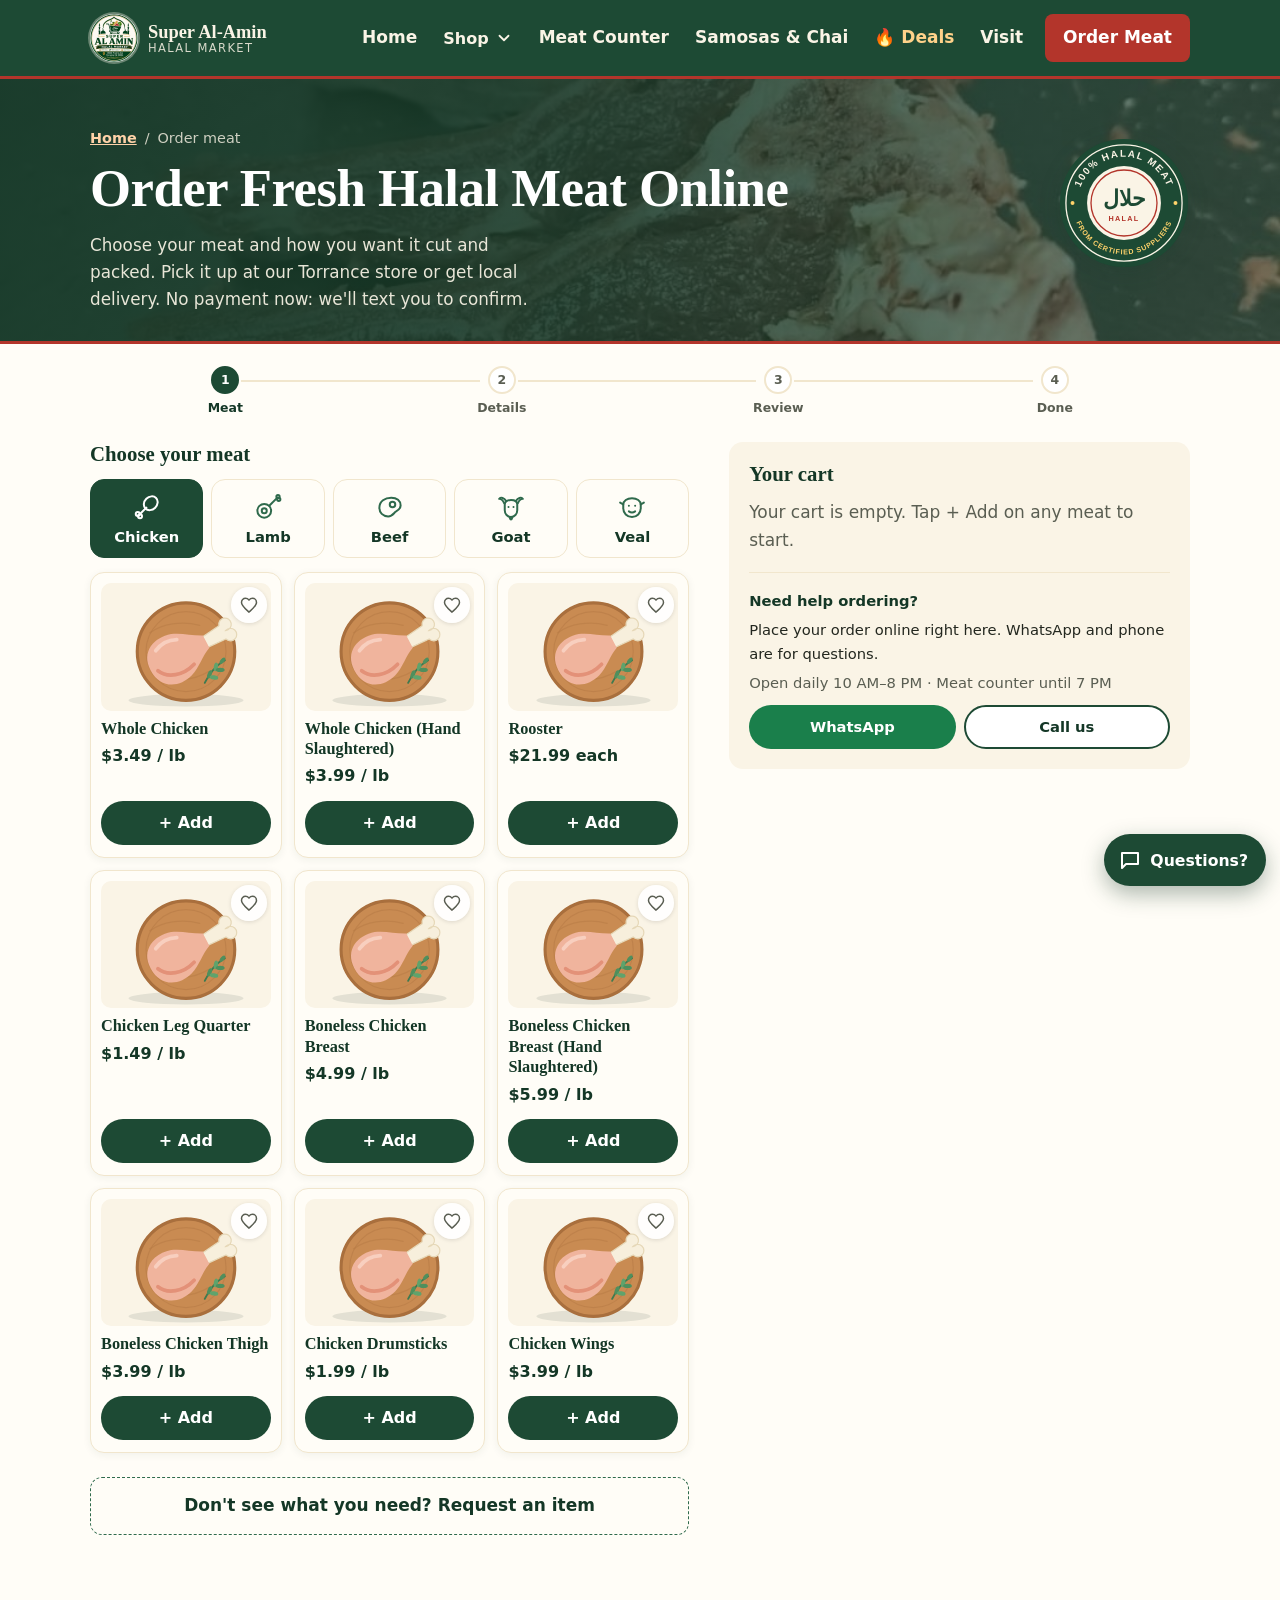
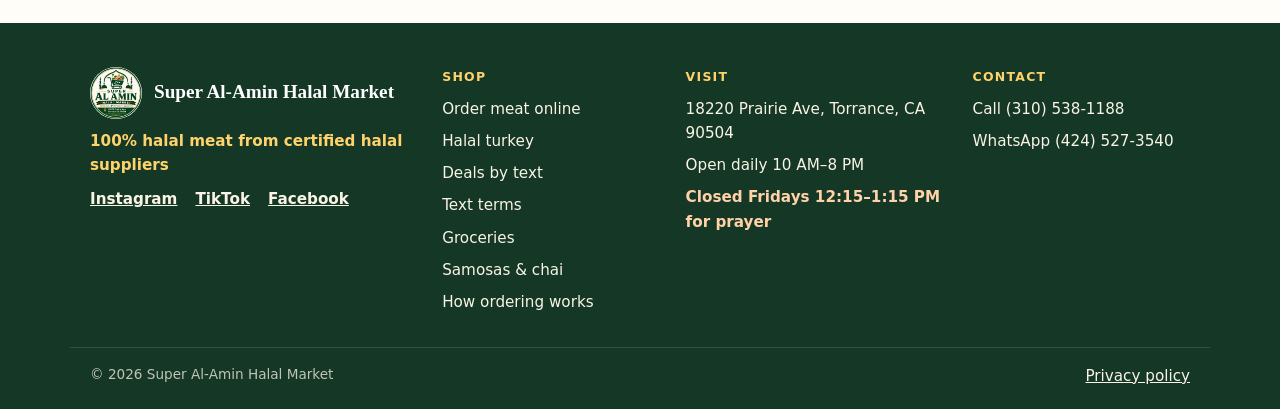
<file: order/index.html>
<!DOCTYPE html>
<html lang="en" data-root="../">
<head>
  <meta charset="utf-8">
  <meta name="viewport" content="width=device-width, initial-scale=1">
  <title>Order Fresh Halal Meat Online in Torrance | Super Al-Amin</title>
  <meta name="description" content="Order halal chicken, turkey, beef, lamb, baby goat and veal online. Choose your cuts and packing, then pick up in Torrance or get local delivery. No payment until we confirm.">
  <link rel="canonical" href="https://alaminmarket.com/order/">
  <meta property="og:title" content="Order Fresh Halal Meat Online in Torrance | Super Al-Amin">
  <meta property="og:description" content="Choose halal chicken, beef, lamb, goat or veal and how you want it cut. Pickup in Torrance or local delivery.">
  <meta property="og:site_name" content="Super Al-Amin Halal Market">
  <meta property="og:locale" content="en_US">
  <meta property="og:type" content="website">
  <meta property="og:image" content="https://alaminmarket.com/images/share-cover.jpg">
  <meta property="og:url" content="https://alaminmarket.com/order/">
  <meta name="twitter:card" content="summary_large_image">
  <script type="application/ld+json">
{
  "@context": "https://schema.org",
  "@graph": [
    {
      "@type": "BreadcrumbList",
      "itemListElement": [
        {
          "@type": "ListItem",
          "position": 1,
          "name": "Home",
          "item": "https://alaminmarket.com/"
        },
        {
          "@type": "ListItem",
          "position": 2,
          "name": "Order meat",
          "item": "https://alaminmarket.com/order/"
        }
      ]
    },
    {
      "@type": "WebPage",
      "@id": "https://alaminmarket.com/order/",
      "url": "https://alaminmarket.com/order/",
      "name": "Order Fresh Halal Meat Online",
      "isPartOf": {
        "@id": "https://alaminmarket.com/#website"
      },
      "about": {
        "@id": "https://alaminmarket.com/#store"
      },
      "potentialAction": {
        "@type": "OrderAction",
        "target": "https://alaminmarket.com/order/"
      }
    }
  ]
}
  </script>
  <meta name="theme-color" content="#1d4a34">
  <link rel="icon" href="../images/favicon.png" type="image/png">
  <link rel="apple-touch-icon" href="../images/apple-touch-icon.png">
  <link rel="manifest" href="/site.webmanifest">
  <link rel="stylesheet" href="../styles.css?v=20261120g">
</head>
<body>
  <a class="skip-link" href="#main">Skip to content</a>

  <div id="announcement" class="announcement" role="region" aria-label="Store announcement" hidden></div>

  <header class="site-header">
    <div class="container header-inner">
      <a class="brand" href="../" aria-label="Super Al-Amin Halal Market home">
        <img class="brand-logo" src="../images/logo.png" alt="" width="48" height="48">
        <span class="brand-text">Super Al-Amin<small>Halal Market</small></span>
      </a>
      <button class="nav-toggle" type="button" aria-expanded="false" aria-controls="site-nav">
        <span class="nav-toggle-bars" aria-hidden="true"></span>
        <span class="nav-toggle-label">Menu</span>
      </button>
      <nav id="site-nav" class="site-nav" aria-label="Main">
        <ul class="nav-list">
          <li><a href="../#home">Home</a></li>
          <li class="has-sub">
            <button class="nav-sub-toggle" type="button" aria-expanded="false" aria-controls="nav-shop">Shop <svg class="nav-chev" aria-hidden="true" viewBox="0 0 24 24"><path d="M6 9l6 6 6-6"/></svg></button>
            <ul class="nav-sub" id="nav-shop">
              <li><a class="nav-sub-feature" href="../order/" aria-current="page"><strong>Order meat online</strong><span>Choose your cuts, pick up at the store</span></a></li>
              <li><a href="../groceries/#produce">Fresh produce</a></li>
              <li><a href="../groceries/#snacks">Snacks &amp; chai</a></li>
              <li><a href="../groceries/#pantry">Pantry staples</a></li>
              <li><a href="../groceries/#sri-lankan">Sri Lankan groceries</a></li>
              <li><a href="../groceries/#treats">Halal treats</a></li>
              <li><a href="../groceries/">All groceries →</a></li>
            </ul>
          </li>
          <li><a href="../#meat">Meat Counter</a></li>
          <li><a href="../#samosas">Samosas &amp; Chai</a></li>
          <li data-reviews-nav hidden><a href="../#reviews">Reviews</a></li>
          <li><a class="nav-deals" href="../deals/">🔥 Deals</a></li>
          <li><a href="../#visit">Visit</a></li>
          <li class="nav-cta"><a href="../order/">Order Meat</a></li>
        </ul>
      </nav>
    </div>
  </header>

  <main id="main">
    <section class="page-hero order-hero" aria-labelledby="page-title">
      <div class="container">
        <nav class="breadcrumb" aria-label="Breadcrumb"><a href="../">Home</a><span aria-hidden="true">/</span><span aria-current="page">Order meat</span></nav>
        <img class="halal-badge order-hero-badge" src="../images/halal-badge.svg" alt="100% halal meat from certified halal suppliers" width="120" height="120">
        <h1 id="page-title">Order Fresh Halal Meat Online</h1>
        <p class="page-lede">Choose your meat and how you want it cut and packed. Pick it up at our Torrance store or get local delivery. No payment now: we'll text you to confirm.</p>
      </div>
    </section>

    <div class="section order-section" id="order-section" data-step="1">
      <div class="container">
        <ol class="order-progress" id="order-progress" aria-label="Order progress">
          <li class="is-current" aria-current="step"><span>1</span>Meat</li>
          <li><span>2</span>Details</li>
          <li><span>3</span>Review</li>
          <li><span>4</span>Done</li>
        </ol>
      </div>
      <div class="container order-layout">
        <div class="order-menu">
          <h2 class="order-step-title"><span class="order-step-num">1</span> Choose your meat</h2>
          <div class="order-cats" id="order-cats" role="tablist" aria-label="Meat categories"></div>
          <div id="order-items" class="order-items"><!-- STATIC-MENU:START (generated by tools/build-static-menu.js from meat-menu.js; do not edit by hand) -->
          <div class="order-static">
            <p class="order-static-intro">Our halal meat menu. Prices are estimates by weight; we confirm your exact total by text before you pay.</p>
            <section class="order-static-cat">
              <h3>Halal chicken</h3>
              <ul>
                <li><strong>Whole Chicken</strong> · $3.49 per lb<br><span>Skin: With skin, Without skin</span><br><span>Cutting: Whole (no cutting), 2 pieces, 4 pieces, 6 pieces, 8 pieces, 12 pieces, 14 pieces, 16 pieces, 18 pieces, 20 pieces</span><br><span>BBQ cut: No, Yes</span><br><span>Packing: 1 whole chicken per bag, ½ chicken per bag</span></li>
                <li><strong>Whole Chicken (Hand Slaughtered)</strong> · $3.99 per lb<br><span>Skin: With skin, Without skin</span><br><span>Cutting: Whole (no cutting), 2 pieces, 4 pieces, 6 pieces, 8 pieces, 12 pieces, 14 pieces, 16 pieces, 18 pieces, 20 pieces</span><br><span>BBQ cut: No, Yes</span><br><span>Packing: 1 whole chicken per bag, ½ chicken per bag</span></li>
                <li><strong>Rooster</strong> · $21.99 each<br><span>Priced per bird.</span><br><span>Skin: With skin, Without skin</span><br><span>Cutting: Whole (no cutting), 2 pieces, 4 pieces, 6 pieces, 8 pieces, 12 pieces, 14 pieces, 16 pieces, 18 pieces, 20 pieces</span><br><span>BBQ cut: No, Yes</span><br><span>Packing: 1 whole rooster per bag, ½ rooster per bag</span></li>
                <li><strong>Chicken Leg Quarter</strong> · $1.49 per lb<br><span>Skin: With skin, Without skin</span><br><span>Cutting: Whole, 2 pieces, 3 pieces, 4 pieces</span><br><span>BBQ cut: Yes, No</span></li>
                <li><strong>Boneless Chicken Breast</strong> · $4.99 per lb<br><span>Skinless. Sold by weight.</span><br><span>Cutting: Whole (no cutting), Large pieces (about 3 in), Medium pieces (about 2 in), Small pieces (about 1 in), Very small pieces (about ½ in), Extra small (about ¼ in, taco cut), Ground (thick), Ground (fine), Ground (very fine)</span></li>
                <li><strong>Boneless Chicken Breast (Hand Slaughtered)</strong> · $5.99 per lb<br><span>Skinless. Sold by weight.</span><br><span>Cutting: Whole (no cutting), Large pieces (about 3 in), Medium pieces (about 2 in), Small pieces (about 1 in), Very small pieces (about ½ in), Extra small (about ¼ in, taco cut), Ground (thick), Ground (fine), Ground (very fine)</span></li>
                <li><strong>Boneless Chicken Thigh</strong> · $3.99 per lb<br><span>Skinless. Sold by weight.</span><br><span>Cutting: Whole (no cutting), Large pieces (about 3 in), Medium pieces (about 2 in), Small pieces (about 1 in), Very small pieces (about ½ in), Extra small (about ¼ in, taco cut), Ground (thick), Ground (fine), Ground (very fine)</span></li>
                <li><strong>Chicken Drumsticks</strong> · $1.99 per lb<br><span>Sold by weight. Choose No BBQ cut to get them as is.</span><br><span>Skin: With skin, Without skin</span><br><span>BBQ cut: Yes, No</span></li>
                <li><strong>Chicken Wings</strong> · $3.99 per lb<br><span>With skin. Sold by weight.</span><br><span>Cutting: Whole (no cutting), Split in two</span></li>
              </ul>
            </section>
            <section class="order-static-cat">
              <h3>Halal turkey</h3>
              <p class="order-static-note">Frozen whole halal turkeys, about 12–14 lb each. Order for pickup or delivery by Wed, Nov 25.</p>
              <ul>
                <li><strong>Whole Halal Turkey (Frozen)</strong> · $2.99 per lb<br><span>Comes frozen. Average weight 12–14 lb. Final price by actual weight.</span></li>
              </ul>
            </section>
            <section class="order-static-cat">
              <h3>Halal lamb</h3>
              <p class="order-static-note">All our lamb is New Zealand grass-fed and comes frozen.</p>
              <ul>
                <li><strong>Lamb Leg</strong> · $7.99 per lb<br><span>Cut on the band saw. Sold by weight.</span><br><span>Cutting: Whole (no cutting), Large pieces (about 3 in), Medium pieces (about 2 in), Small pieces (about 1 in), Very small pieces (about ½ in), Slices (1 in)</span></li>
                <li><strong>Lamb Shoulder</strong> · $6.99 per lb<br><span>Cut on the band saw. Sold by weight.</span><br><span>Cutting: Whole (no cutting), Large pieces (about 3 in), Medium pieces (about 2 in), Small pieces (about 1 in), Very small pieces (about ½ in), Slices (1 in), Slices (½ in)</span></li>
                <li><strong>Lamb Shank</strong> · $6.99 per lb<br><span>Cut on the band saw. Sold by weight.</span><br><span>Cutting: Whole (no cutting), Large pieces (each shank cut in 2), Medium pieces (each shank cut in 3), Small pieces (each shank cut in 4)</span></li>
                <li><strong>Lamb Feet</strong> · $4.99 per lb<br><span>Sold by weight.</span><br><span>Type: Brown, White</span><br><span>Cutting: Whole (no cutting), 2 pieces, 3 pieces, 4 pieces</span></li>
              </ul>
            </section>
            <section class="order-static-cat">
              <h3>Halal beef</h3>
              <ul>
                <li><strong>Boneless Beef</strong> · With fat $6.99 per lb, Without fat $7.99 per lb<br><span>Boneless only. Sold by weight.</span><br><span>Fat: With fat, Without fat</span><br><span>Cutting: Whole (no cutting), Large pieces (about 3 in), Medium pieces (about 2 in), Small pieces (about 1 in), Very small pieces (about ½ in), Extra small (about ¼ in, taco cut), Ground (thick), Ground (fine), Ground (very fine)</span></li>
                <li><strong>Boneless Beef Shank (for Nihari)</strong> · $9.99 per lb<br><span>Already cleaned. Sold by weight.</span><br><span>Cutting: Whole (no cutting), Large pieces (about 3 in), Medium pieces (about 2 in)</span></li>
                <li><strong>Beef Feet</strong> · $5.99 per lb<br><span>Priced by weight. Each foot is about 4 lb.</span><br><span>Cutting: Whole (no cutting), Sliced (about 1½ in), Sliced and split in the middle</span></li>
                <li><strong>Beef Bones</strong> · $3.99 per lb<br><span>Cut on the band saw. Sold by weight.</span><br><span>Cutting: Whole (no cutting), Large pieces, Medium pieces, Small pieces</span></li>
              </ul>
            </section>
            <section class="order-static-cat">
              <h3>Halal goat</h3>
              <p class="order-static-note">Fresh baby goat is available Friday and Saturday only.</p>
              <ul>
                <li><strong>Fresh Baby Goat (Mixed)</strong> · $13.99 per lb · Fridays and Saturdays only<br><span>Mixed cuts, sold by weight.</span><br><span>Cutting: As is (no cutting), Large pieces (about 3 in), Medium pieces (about 2 in), Small pieces (about 1 in), Very small pieces (about ½ in)</span></li>
              </ul>
            </section>
            <section class="order-static-cat">
              <h3>Halal veal</h3>
              <p class="order-static-note">Fresh veal is available Friday and Saturday only.</p>
              <ul>
                <li><strong>Fresh Veal (Mixed, Bone-in)</strong> · $8.99 per lb · Fridays and Saturdays only<br><span>Mixed bone-in cuts, sold by weight.</span><br><span>Cutting: As is (no cutting), Large pieces (about 3 in), Medium pieces (about 2 in), Small pieces (about 1 in)</span></li>
                <li><strong>Fresh Veal (Boneless)</strong> · $10.99 per lb · Fridays and Saturdays only<br><span>Sold by weight.</span><br><span>Cutting: Whole (no cutting), Large pieces (about 3 in), Medium pieces (about 2 in), Small pieces (about 1 in)</span></li>
                <li><strong>Fresh Ground Veal</strong> · $10.99 per lb · Fridays and Saturdays only<br><span>Sold by weight.</span><br><span>Cutting: Ground (thick), Ground (fine), Ground (very fine)</span></li>
              </ul>
            </section>
          </div>
          <!-- STATIC-MENU:END --></div>
          <noscript><p class="order-noscript">To order online, please turn on JavaScript. You can also call us at (310) 538-1188 or message us on WhatsApp at (424) 527-3540.</p></noscript>
        </div>

        <aside class="order-summary" aria-labelledby="cart-title">
          <div class="cart-head"><h2 class="order-step-title" id="cart-title"><span class="order-step-num">2</span> Your cart</h2><button type="button" class="cart-close" id="cart-close" aria-label="Close cart">Keep shopping ×</button></div>
          <div id="order-cart" class="order-cart"><p class="order-empty">Nothing added yet.</p></div>

          <form id="order-form" class="order-form" novalidate hidden>
            <button type="button" class="order-back" id="order-back">‹ Back to shopping</button>
            <div class="order-mini" id="order-mini"></div>
            <h2 class="order-step-title"><span class="order-step-num">3</span> <span id="order-step3-title">Pickup or delivery</span></h2>
            <fieldset class="order-choice" id="order-mode">
              <legend class="visually-hidden">Pickup or delivery</legend>
            </fieldset>
            <div class="order-field-row">
              <label class="order-field">Day<select id="order-day" required></select></label>
              <label class="order-field">Time<select id="order-time" required></select></label>
            </div>
            <div class="order-day-note" id="order-day-note" role="status" aria-live="polite" hidden></div>
            <label class="order-field">Your name<input id="order-name" type="text" autocomplete="name" required></label>
            <label class="order-field">Mobile number (we'll text you here)<input id="order-phone" type="tel" autocomplete="tel" inputmode="tel" placeholder="(310) 555-0123" required></label>
            <p class="order-delivery-note" id="order-delivery-note" hidden></p>
            <div id="order-address-wrap" class="order-address" hidden>
              <div class="addr-wrap">
                <label class="order-field">Delivery address<input id="addr-street" type="text" autocomplete="address-line1" placeholder="Start typing your address"></label>
                <ul class="addr-suggest" id="addr-suggest" role="listbox" aria-label="Address suggestions" hidden></ul>
              </div>
              <p class="addr-picked" id="addr-picked" hidden></p>
              <div class="order-field-row" id="addr-more" hidden>
                <label class="order-field">City<input id="addr-city" type="text" autocomplete="address-level2" placeholder="Torrance"></label>
                <label class="order-field">ZIP code<input id="addr-zip" type="text" inputmode="numeric" maxlength="5" autocomplete="postal-code" placeholder="90504"></label>
              </div>
              <button type="button" class="order-link-btn addr-manual" id="addr-manual">Can't find your address? Enter city and ZIP yourself</button>
              <label class="order-field">Apt / unit (optional)<input id="addr-unit" type="text" autocomplete="address-line2"></label>
              <button type="button" class="btn btn-cream order-quote-btn" id="get-quote" hidden>Get delivery estimate</button>
              <p class="order-quote" id="order-quote" role="status" hidden></p>
            </div>
            <label class="order-field">Notes (optional)<textarea id="order-notes" rows="2" placeholder="Anything else we should know"></textarea></label>
            <div class="order-optin-box">
              <p class="order-optin-title">Optional, not needed to order</p>
              <label class="order-optin"><input type="checkbox" id="order-optin"> <span>Text me deals from Super Al-Amin (a few a month). Consent is not a condition of purchase. Msg &amp; data rates may apply. Reply STOP to stop, HELP for help.</span></label>
            </div>
            <p class="order-error" id="order-error" role="alert" hidden></p>

            <div class="order-send">
              <button type="button" class="btn btn-primary order-submit" id="send-website">Review my order</button>
            </div>
            <p class="order-hp" aria-hidden="true"><label>Leave this empty<input id="order-website" type="text" tabindex="-1" autocomplete="off"></label></p>
            <p class="order-fineprint order-privacy">No payment now. We use your details only for your order and never sell them. <a href="../privacy/">Privacy</a></p>
          </form>

          <div id="order-done" class="order-done" hidden></div>

          <div class="order-help" id="order-help">
            <p class="order-help-title">Need help ordering?</p>
            <p class="order-help-how">Place your order online right here. WhatsApp and phone are for questions.</p>
            <p class="order-help-hours"><span data-text="hoursSummary">Open daily 10 AM–8 PM</span> · Meat counter until 7 PM</p>
            <div class="order-help-btns">
              <a class="btn btn-whatsapp" href="https://wa.me/14245273540?text=Hi%20Super%20Al-Amin%21" data-link="whatsapp" data-message="general" target="_blank" rel="noopener">WhatsApp</a>
              <a class="btn btn-outline" href="tel:+13105381188" data-link="call">Call us</a>
            </div>
          </div>
        </aside>
      </div>
    </div>
  </main>

  <footer class="site-footer">
    <div class="container footer-grid">
      <div class="footer-brand">
        <a class="footer-logo" href="../"><img src="../images/logo.png" alt="" width="56" height="56" loading="lazy"><span data-text="name">Super Al-Amin Halal Market</span></a>
        <p class="footer-halal">100% halal meat from certified halal suppliers</p>
        <ul class="footer-social" id="footer-social" aria-label="Social media"></ul>
      </div>
      <div>
        <p class="footer-title">Shop</p>
        <ul class="footer-list">
          <li><a href="../order/">Order meat online</a></li>
          <li><a href="../halal-turkey/">Halal turkey</a></li>
          <li><a href="../deals/">Deals by text</a></li>
          <li><a href="../terms/">Text terms</a></li>
          <li><a href="../groceries/">Groceries</a></li>
          <li><a href="../#samosas">Samosas &amp; chai</a></li>
          <li><a href="../#how">How ordering works</a></li>
        </ul>
      </div>
      <div>
        <p class="footer-title">Visit</p>
        <ul class="footer-list">
          <li><a class="footer-address" href="https://www.google.com/maps/dir/?api=1&amp;destination=18220+Prairie+Ave%2C+Torrance%2C+CA+90504" data-link="directions" data-text="address" target="_blank" rel="noopener">18220 Prairie Ave, Torrance, CA 90504</a></li>
          <li><span data-text="hoursSummary">Open daily 10 AM–8 PM</span></li>
          <li class="footer-prayer" data-text="fridayNote">Closed Fridays 12:15–1:15 PM for prayer</li>
        </ul>
      </div>
      <div>
        <p class="footer-title">Contact</p>
        <ul class="footer-list">
          <li><a href="tel:+13105381188" data-link="call">Call <span data-text="phone">(310) 538-1188</span></a></li>
          <li><a href="https://wa.me/14245273540?text=Hi%20Super%20Al-Amin%21" data-link="whatsapp" data-message="general" target="_blank" rel="noopener">WhatsApp <span data-text="whatsapp">(424) 527-3540</span></a></li>
        </ul>
      </div>
    </div>
    <div class="container footer-bottom">
      <p class="footer-copy">© <span id="year">2026</span> <span data-text="name">Super Al-Amin Halal Market</span></p>
      <p class="footer-links"><a href="../privacy/">Privacy policy</a></p>
    </div>
  </footer>

  <!-- Mobile quick actions: fixed to the bottom; the page adds matching padding so nothing is covered -->
  <nav class="quick-actions" aria-label="Quick contact">
    <a href="tel:+13105381188" data-link="call">
      <svg aria-hidden="true" viewBox="0 0 24 24"><path d="M6.6 10.8a15.1 15.1 0 0 0 6.6 6.6l2.2-2.2c.3-.3.7-.4 1-.2 1.1.4 2.3.6 3.6.6.6 0 1 .4 1 1V20c0 .6-.4 1-1 1A17 17 0 0 1 3 4c0-.6.4-1 1-1h3.5c.6 0 1 .4 1 1 0 1.2.2 2.4.6 3.6.1.3 0 .7-.2 1l-2.3 2.2z"/></svg>
      Call
    </a>
    <a href="https://wa.me/14245273540?text=Hi%20Super%20Al-Amin%21" data-link="whatsapp" data-message="general" target="_blank" rel="noopener">
      <svg aria-hidden="true" viewBox="0 0 24 24"><path d="M12 2a10 10 0 0 0-8.6 15.1L2 22l5-1.3A10 10 0 1 0 12 2zm5.3 14.1c-.2.6-1.3 1.2-1.8 1.3-.5.1-1 .1-1.7-.1a15 15 0 0 1-6.3-5.5c-.5-.7-1-1.7-1-2.8 0-1.1.6-1.6.8-1.9.2-.2.5-.3.6-.3h.5c.2 0 .4 0 .6.5l.8 2c.1.2.1.4 0 .5l-.3.5-.4.4c-.1.1-.3.3-.1.6.2.3.8 1.3 1.7 2.1 1.2 1 2.1 1.3 2.4 1.5.3.1.5.1.6-.1l.9-1c.2-.3.4-.2.6-.1l1.9.9c.3.1.5.2.5.3.1.1.1.6-.1 1.2z"/></svg>
      WhatsApp
    </a>
    <a href="https://www.google.com/maps/dir/?api=1&amp;destination=18220+Prairie+Ave%2C+Torrance%2C+CA+90504" data-link="directions" target="_blank" rel="noopener">
      <svg aria-hidden="true" viewBox="0 0 24 24"><path d="M12 2a7 7 0 0 0-7 7c0 5.2 7 13 7 13s7-7.8 7-13a7 7 0 0 0-7-7zm0 9.5A2.5 2.5 0 1 1 12 6.5a2.5 2.5 0 0 1 0 5z"/></svg>
      Directions
    </a>
  </nav>

  <script src="../site-config.js?v=20261120g"></script>
  <script src="../meat-menu.js?v=20261120g"></script>
  <script src="../main.js?v=20261120g"></script>
  <script src="../order.js?v=20261120g"></script>
  <script src="../chat.js?v=20261120g"></script>
</body>
</html>
</file>
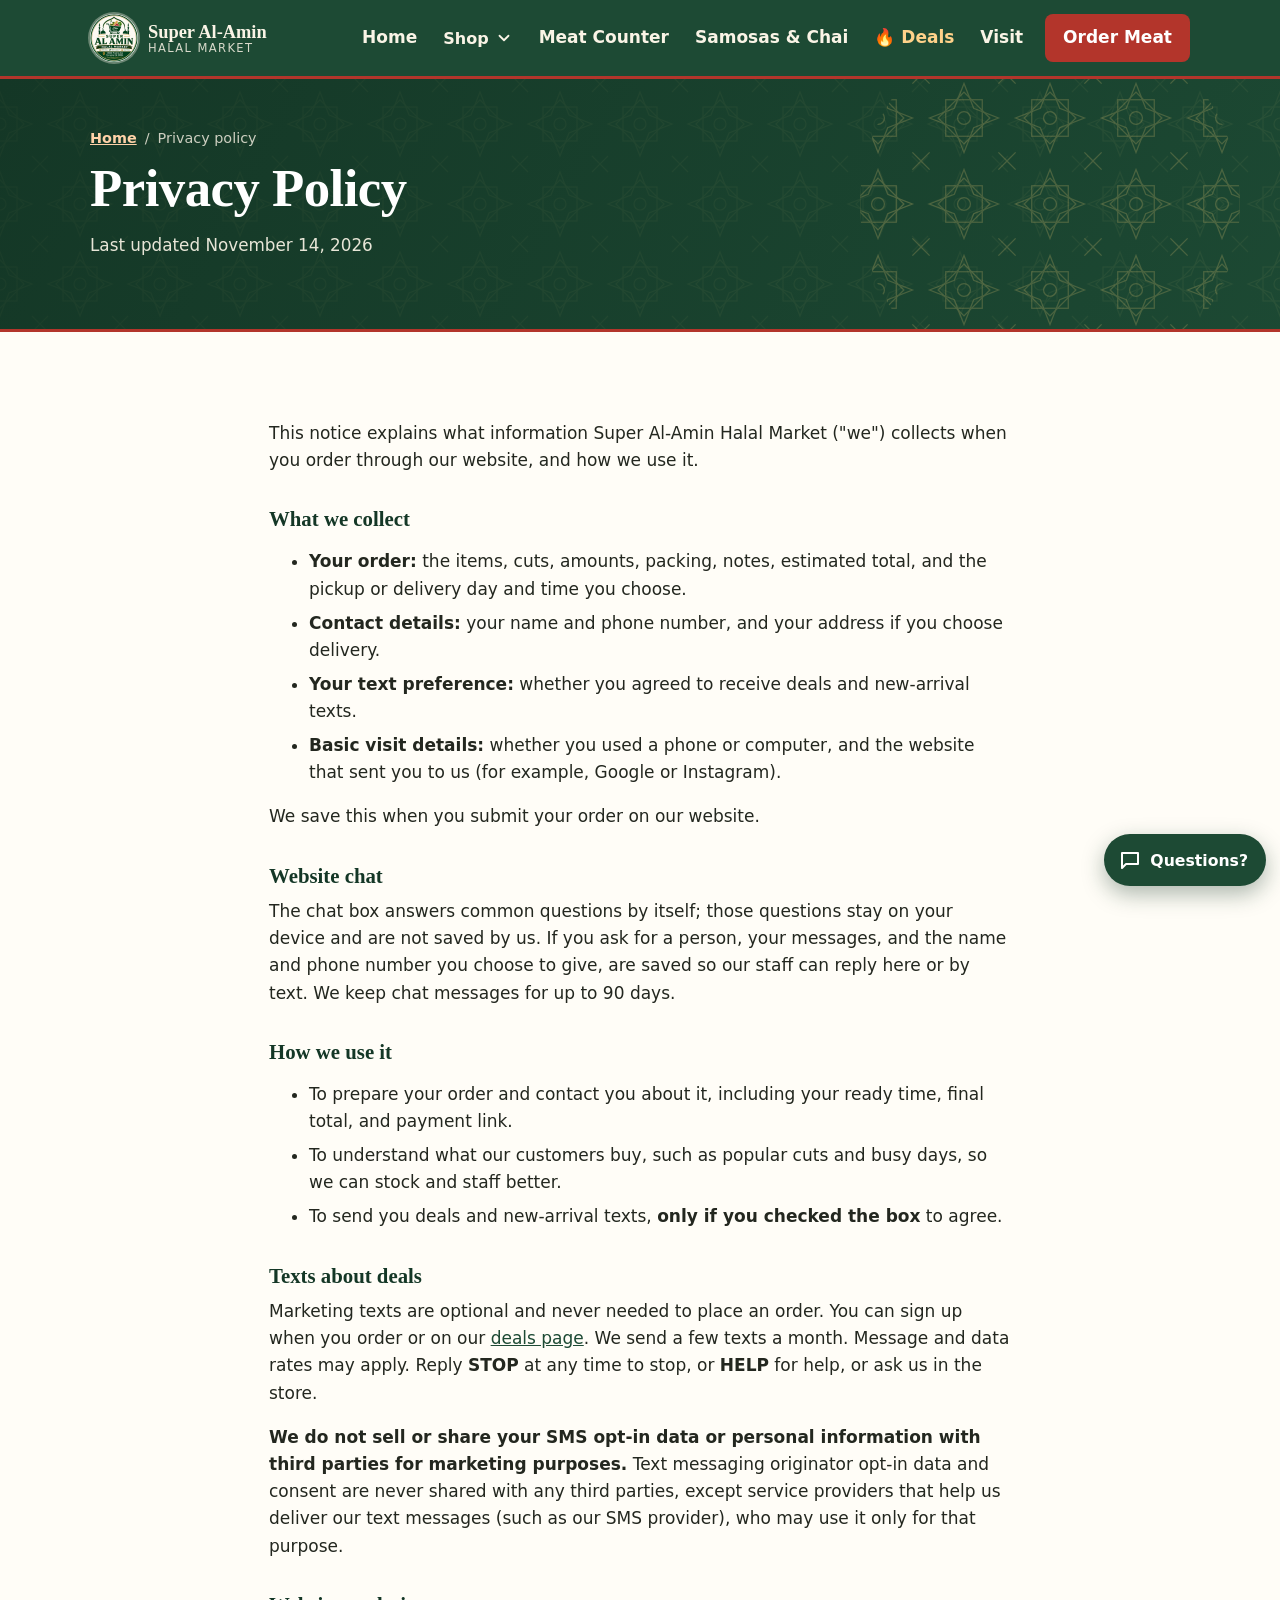
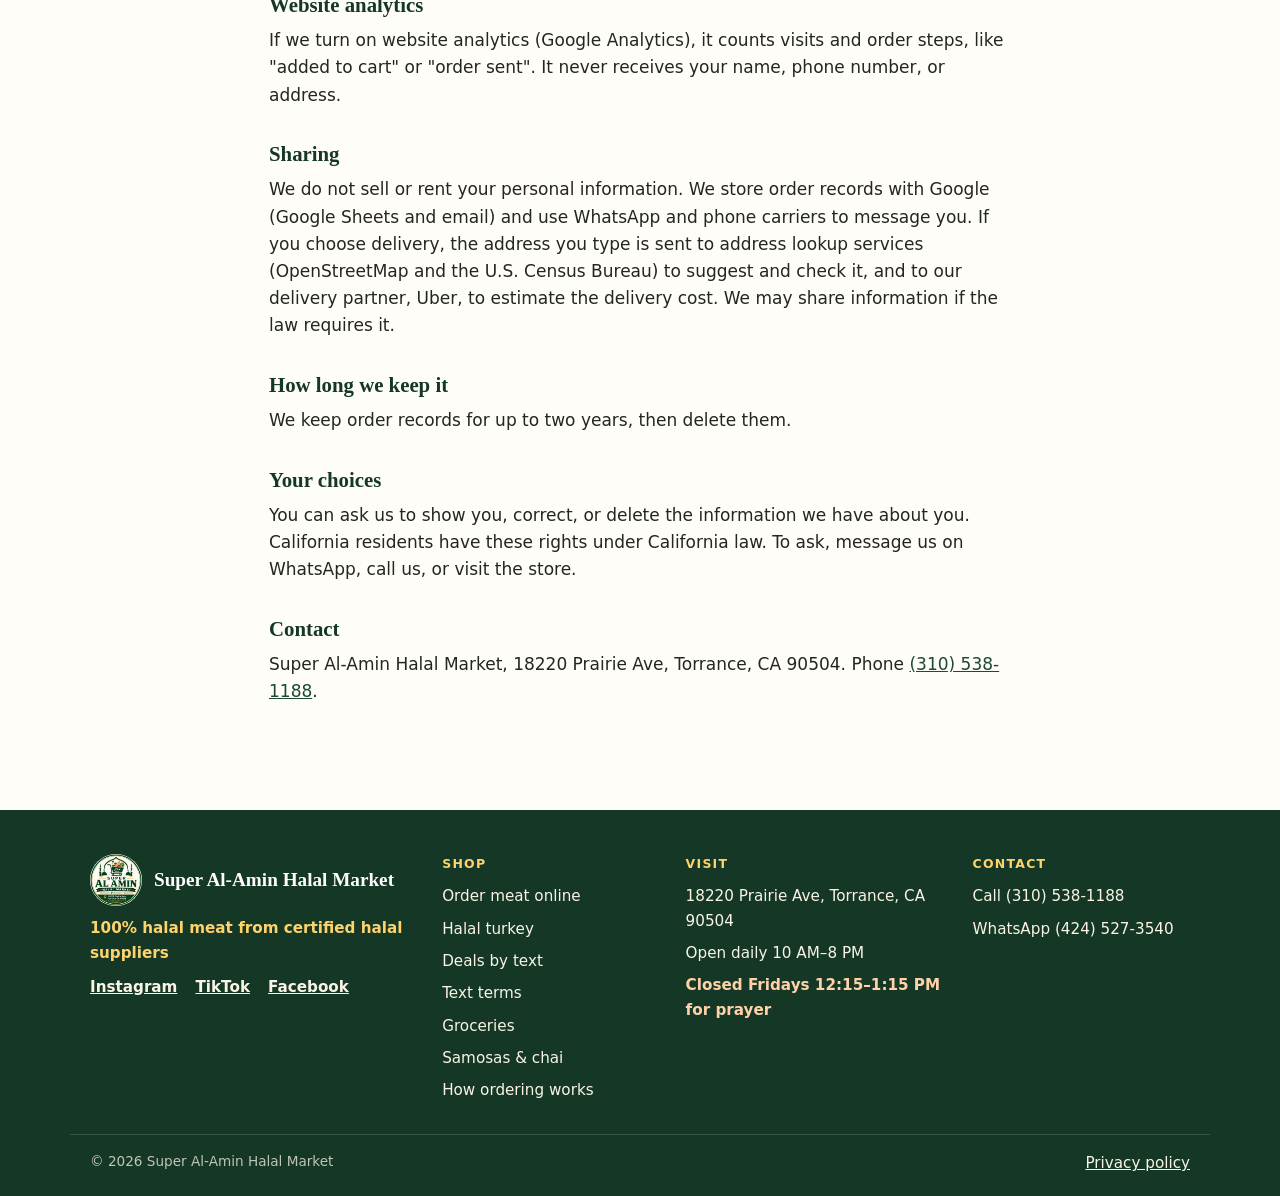
<file: privacy/index.html>
<!DOCTYPE html>
<html lang="en" data-root="../">
<head>
  <meta charset="utf-8">
  <meta name="viewport" content="width=device-width, initial-scale=1">
  <title>Privacy Policy | Super Al-Amin Halal Market</title>
  <meta name="description" content="How Super Al-Amin Halal Market collects and uses information from online orders.">
  <meta name="robots" content="noindex">
  <link rel="canonical" href="https://alaminmarket.com/privacy/">
  <meta name="theme-color" content="#1d4a34">
  <link rel="icon" href="../images/favicon.png" type="image/png">
  <link rel="apple-touch-icon" href="../images/apple-touch-icon.png">
  <link rel="manifest" href="/site.webmanifest">
  <link rel="stylesheet" href="../styles.css?v=20261120g">
</head>
<body>
  <a class="skip-link" href="#main">Skip to content</a>

  <div id="announcement" class="announcement" role="region" aria-label="Store announcement" hidden></div>

  <header class="site-header">
    <div class="container header-inner">
      <a class="brand" href="../" aria-label="Super Al-Amin Halal Market home">
        <img class="brand-logo" src="../images/logo.png" alt="" width="48" height="48">
        <span class="brand-text">Super Al-Amin<small>Halal Market</small></span>
      </a>
      <button class="nav-toggle" type="button" aria-expanded="false" aria-controls="site-nav">
        <span class="nav-toggle-bars" aria-hidden="true"></span>
        <span class="nav-toggle-label">Menu</span>
      </button>
      <nav id="site-nav" class="site-nav" aria-label="Main">
        <ul class="nav-list">
          <li><a href="../#home">Home</a></li>
          <li class="has-sub">
            <button class="nav-sub-toggle" type="button" aria-expanded="false" aria-controls="nav-shop">Shop <svg class="nav-chev" aria-hidden="true" viewBox="0 0 24 24"><path d="M6 9l6 6 6-6"/></svg></button>
            <ul class="nav-sub" id="nav-shop">
              <li><a class="nav-sub-feature" href="../order/"><strong>Order meat online</strong><span>Choose your cuts, pick up at the store</span></a></li>
              <li><a href="../groceries/#produce">Fresh produce</a></li>
              <li><a href="../groceries/#snacks">Snacks &amp; chai</a></li>
              <li><a href="../groceries/#pantry">Pantry staples</a></li>
              <li><a href="../groceries/#sri-lankan">Sri Lankan groceries</a></li>
              <li><a href="../groceries/#treats">Halal treats</a></li>
              <li><a href="../groceries/">All groceries →</a></li>
            </ul>
          </li>
          <li><a href="../#meat">Meat Counter</a></li>
          <li><a href="../#samosas">Samosas &amp; Chai</a></li>
          <li data-reviews-nav hidden><a href="../#reviews">Reviews</a></li>
          <li><a class="nav-deals" href="../deals/">🔥 Deals</a></li>
          <li><a href="../#visit">Visit</a></li>
          <li class="nav-cta"><a href="../order/">Order Meat</a></li>
        </ul>
      </nav>
    </div>
  </header>

  <main id="main">
    <section class="page-hero" aria-labelledby="page-title">
      <div class="container">
        <nav class="breadcrumb" aria-label="Breadcrumb"><a href="../">Home</a><span aria-hidden="true">/</span><span aria-current="page">Privacy policy</span></nav>
        <h1 id="page-title">Privacy Policy</h1>
        <p class="page-lede">Last updated November 14, 2026</p>
      </div>
    </section>
    <div class="section">
      <div class="container legal">
        <p>This notice explains what information Super Al-Amin Halal Market ("we") collects when you order through our website, and how we use it.</p>

        <h2>What we collect</h2>
        <ul>
          <li><strong>Your order:</strong> the items, cuts, amounts, packing, notes, estimated total, and the pickup or delivery day and time you choose.</li>
          <li><strong>Contact details:</strong> your name and phone number, and your address if you choose delivery.</li>
          <li><strong>Your text preference:</strong> whether you agreed to receive deals and new-arrival texts.</li>
          <li><strong>Basic visit details:</strong> whether you used a phone or computer, and the website that sent you to us (for example, Google or Instagram).</li>
        </ul>
        <p>We save this when you submit your order on our website.</p>

        <h2>Website chat</h2>
        <p>The chat box answers common questions by itself; those questions stay on your device and are not saved by us. If you ask for a person, your messages, and the name and phone number you choose to give, are saved so our staff can reply here or by text. We keep chat messages for up to 90 days.</p>

        <h2>How we use it</h2>
        <ul>
          <li>To prepare your order and contact you about it, including your ready time, final total, and payment link.</li>
          <li>To understand what our customers buy, such as popular cuts and busy days, so we can stock and staff better.</li>
          <li>To send you deals and new-arrival texts, <strong>only if you checked the box</strong> to agree.</li>
        </ul>

        <h2>Texts about deals</h2>
        <p>Marketing texts are optional and never needed to place an order. You can sign up when you order or on our <a href="../deals/">deals page</a>. We send a few texts a month. Message and data rates may apply. Reply <strong>STOP</strong> at any time to stop, or <strong>HELP</strong> for help, or ask us in the store.</p>
        <p><strong>We do not sell or share your SMS opt-in data or personal information with third parties for marketing purposes.</strong> Text messaging originator opt-in data and consent are never shared with any third parties, except service providers that help us deliver our text messages (such as our SMS provider), who may use it only for that purpose.</p>

        <h2>Website analytics</h2>
        <p>If we turn on website analytics (Google Analytics), it counts visits and order steps, like "added to cart" or "order sent". It never receives your name, phone number, or address.</p>

        <h2>Sharing</h2>
        <p>We do not sell or rent your personal information. We store order records with Google (Google Sheets and email) and use WhatsApp and phone carriers to message you. If you choose delivery, the address you type is sent to address lookup services (OpenStreetMap and the U.S. Census Bureau) to suggest and check it, and to our delivery partner, Uber, to estimate the delivery cost. We may share information if the law requires it.</p>

        <h2>How long we keep it</h2>
        <p>We keep order records for up to two years, then delete them.</p>

        <h2>Your choices</h2>
        <p>You can ask us to show you, correct, or delete the information we have about you. California residents have these rights under California law. To ask, message us on WhatsApp, call us, or visit the store.</p>

        <h2>Contact</h2>
        <p>Super Al-Amin Halal Market, <span data-text="address">18220 Prairie Ave, Torrance, CA 90504</span>. Phone <a href="tel:+13105381188" data-link="call"><span data-text="phone">(310) 538-1188</span></a>.</p>
      </div>
    </div>
  </main>

  <footer class="site-footer">
    <div class="container footer-grid">
      <div class="footer-brand">
        <a class="footer-logo" href="../"><img src="../images/logo.png" alt="" width="56" height="56" loading="lazy"><span data-text="name">Super Al-Amin Halal Market</span></a>
        <p class="footer-halal">100% halal meat from certified halal suppliers</p>
        <ul class="footer-social" id="footer-social" aria-label="Social media"></ul>
      </div>
      <div>
        <p class="footer-title">Shop</p>
        <ul class="footer-list">
          <li><a href="../order/">Order meat online</a></li>
          <li><a href="../halal-turkey/">Halal turkey</a></li>
          <li><a href="../deals/">Deals by text</a></li>
          <li><a href="../terms/">Text terms</a></li>
          <li><a href="../groceries/">Groceries</a></li>
          <li><a href="../#samosas">Samosas &amp; chai</a></li>
          <li><a href="../#how">How ordering works</a></li>
        </ul>
      </div>
      <div>
        <p class="footer-title">Visit</p>
        <ul class="footer-list">
          <li><a class="footer-address" href="https://www.google.com/maps/dir/?api=1&amp;destination=18220+Prairie+Ave%2C+Torrance%2C+CA+90504" data-link="directions" data-text="address" target="_blank" rel="noopener">18220 Prairie Ave, Torrance, CA 90504</a></li>
          <li><span data-text="hoursSummary">Open daily 10 AM–8 PM</span></li>
          <li class="footer-prayer" data-text="fridayNote">Closed Fridays 12:15–1:15 PM for prayer</li>
        </ul>
      </div>
      <div>
        <p class="footer-title">Contact</p>
        <ul class="footer-list">
          <li><a href="tel:+13105381188" data-link="call">Call <span data-text="phone">(310) 538-1188</span></a></li>
          <li><a href="https://wa.me/14245273540?text=Hi%20Super%20Al-Amin%21" data-link="whatsapp" data-message="general" target="_blank" rel="noopener">WhatsApp <span data-text="whatsapp">(424) 527-3540</span></a></li>
        </ul>
      </div>
    </div>
    <div class="container footer-bottom">
      <p class="footer-copy">© <span id="year">2026</span> <span data-text="name">Super Al-Amin Halal Market</span></p>
      <p class="footer-links"><a href="../privacy/">Privacy policy</a></p>
    </div>
  </footer>

  <!-- Mobile quick actions: fixed to the bottom; the page adds matching padding so nothing is covered -->
  <nav class="quick-actions" aria-label="Quick contact">
    <a href="tel:+13105381188" data-link="call">
      <svg aria-hidden="true" viewBox="0 0 24 24"><path d="M6.6 10.8a15.1 15.1 0 0 0 6.6 6.6l2.2-2.2c.3-.3.7-.4 1-.2 1.1.4 2.3.6 3.6.6.6 0 1 .4 1 1V20c0 .6-.4 1-1 1A17 17 0 0 1 3 4c0-.6.4-1 1-1h3.5c.6 0 1 .4 1 1 0 1.2.2 2.4.6 3.6.1.3 0 .7-.2 1l-2.3 2.2z"/></svg>
      Call
    </a>
    <a href="https://wa.me/14245273540?text=Hi%20Super%20Al-Amin%21" data-link="whatsapp" data-message="general" target="_blank" rel="noopener">
      <svg aria-hidden="true" viewBox="0 0 24 24"><path d="M12 2a10 10 0 0 0-8.6 15.1L2 22l5-1.3A10 10 0 1 0 12 2zm5.3 14.1c-.2.6-1.3 1.2-1.8 1.3-.5.1-1 .1-1.7-.1a15 15 0 0 1-6.3-5.5c-.5-.7-1-1.7-1-2.8 0-1.1.6-1.6.8-1.9.2-.2.5-.3.6-.3h.5c.2 0 .4 0 .6.5l.8 2c.1.2.1.4 0 .5l-.3.5-.4.4c-.1.1-.3.3-.1.6.2.3.8 1.3 1.7 2.1 1.2 1 2.1 1.3 2.4 1.5.3.1.5.1.6-.1l.9-1c.2-.3.4-.2.6-.1l1.9.9c.3.1.5.2.5.3.1.1.1.6-.1 1.2z"/></svg>
      WhatsApp
    </a>
    <a href="https://www.google.com/maps/dir/?api=1&amp;destination=18220+Prairie+Ave%2C+Torrance%2C+CA+90504" data-link="directions" target="_blank" rel="noopener">
      <svg aria-hidden="true" viewBox="0 0 24 24"><path d="M12 2a7 7 0 0 0-7 7c0 5.2 7 13 7 13s7-7.8 7-13a7 7 0 0 0-7-7zm0 9.5A2.5 2.5 0 1 1 12 6.5a2.5 2.5 0 0 1 0 5z"/></svg>
      Directions
    </a>
  </nav>

  <script src="../site-config.js?v=20261120g"></script>
  <script src="../main.js?v=20261120g"></script>
  <script src="../chat.js?v=20261120g"></script>
</body>
</html>
</file>
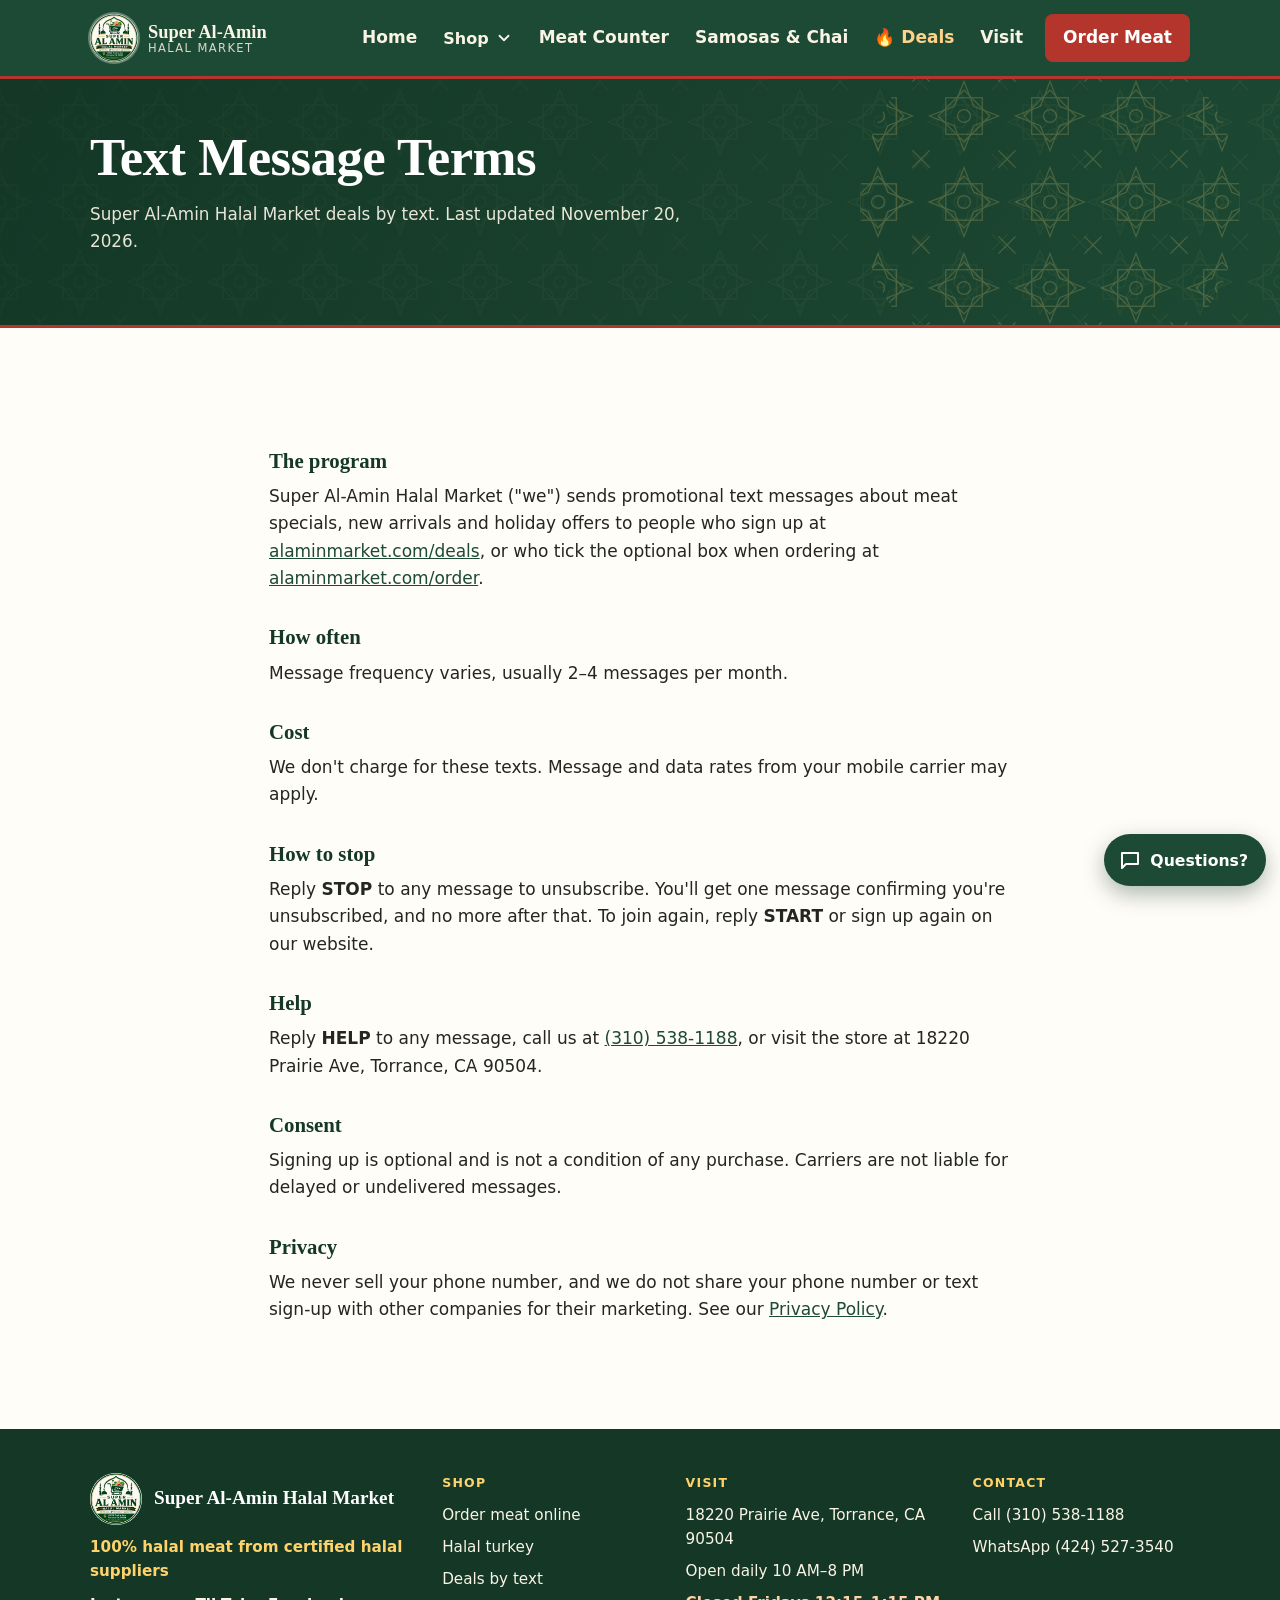
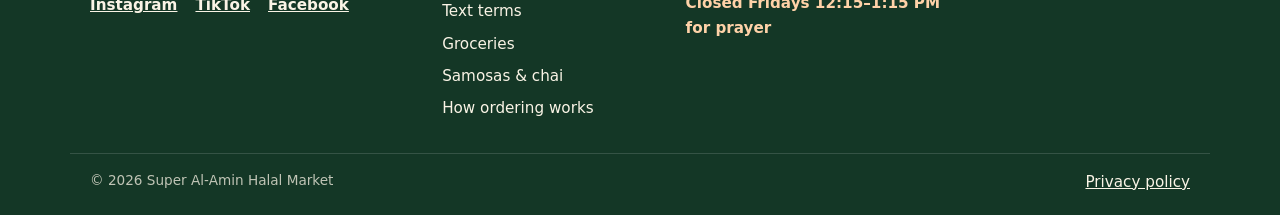
<file: terms/index.html>
<!DOCTYPE html>
<html lang="en" data-root="../">
<head>
  <meta charset="utf-8">
  <meta name="viewport" content="width=device-width, initial-scale=1">
  <title>Text Message Terms | Super Al-Amin Halal Market</title>
  <meta name="description" content="Terms for Super Al-Amin Halal Market text message deals: what you get, how often, how to stop (reply STOP) and get help (reply HELP).">
  
  <link rel="canonical" href="https://alaminmarket.com/terms/">
  <meta name="theme-color" content="#1d4a34">
  <link rel="icon" href="../images/favicon.png" type="image/png">
  <link rel="apple-touch-icon" href="../images/apple-touch-icon.png">
  <link rel="manifest" href="/site.webmanifest">
  <link rel="stylesheet" href="../styles.css?v=20261120g">
</head>
<body>
  <a class="skip-link" href="#main">Skip to content</a>

  <div id="announcement" class="announcement" role="region" aria-label="Store announcement" hidden></div>

  <header class="site-header">
    <div class="container header-inner">
      <a class="brand" href="../" aria-label="Super Al-Amin Halal Market home">
        <img class="brand-logo" src="../images/logo.png" alt="" width="48" height="48">
        <span class="brand-text">Super Al-Amin<small>Halal Market</small></span>
      </a>
      <button class="nav-toggle" type="button" aria-expanded="false" aria-controls="site-nav">
        <span class="nav-toggle-bars" aria-hidden="true"></span>
        <span class="nav-toggle-label">Menu</span>
      </button>
      <nav id="site-nav" class="site-nav" aria-label="Main">
        <ul class="nav-list">
          <li><a href="../#home">Home</a></li>
          <li class="has-sub">
            <button class="nav-sub-toggle" type="button" aria-expanded="false" aria-controls="nav-shop">Shop <svg class="nav-chev" aria-hidden="true" viewBox="0 0 24 24"><path d="M6 9l6 6 6-6"/></svg></button>
            <ul class="nav-sub" id="nav-shop">
              <li><a class="nav-sub-feature" href="../order/"><strong>Order meat online</strong><span>Choose your cuts, pick up at the store</span></a></li>
              <li><a href="../groceries/#produce">Fresh produce</a></li>
              <li><a href="../groceries/#snacks">Snacks &amp; chai</a></li>
              <li><a href="../groceries/#pantry">Pantry staples</a></li>
              <li><a href="../groceries/#sri-lankan">Sri Lankan groceries</a></li>
              <li><a href="../groceries/#treats">Halal treats</a></li>
              <li><a href="../groceries/">All groceries →</a></li>
            </ul>
          </li>
          <li><a href="../#meat">Meat Counter</a></li>
          <li><a href="../#samosas">Samosas &amp; Chai</a></li>
          <li data-reviews-nav hidden><a href="../#reviews">Reviews</a></li>
          <li><a class="nav-deals" href="../deals/">🔥 Deals</a></li>
          <li><a href="../#visit">Visit</a></li>
          <li class="nav-cta"><a href="../order/">Order Meat</a></li>
        </ul>
      </nav>
    </div>
  </header>

  <main id="main">
    <section class="page-hero" aria-labelledby="page-title">
      <div class="container">
        <h1 id="page-title">Text Message Terms</h1>
        <p class="page-lede">Super Al-Amin Halal Market deals by text. Last updated November 20, 2026.</p>
      </div>
    </section>
    <section class="section">
      <div class="container legal">
        <h2>The program</h2>
        <p>Super Al-Amin Halal Market ("we") sends promotional text messages about meat specials, new arrivals and holiday offers to people who sign up at <a href="../deals/">alaminmarket.com/deals</a>, or who tick the optional box when ordering at <a href="../order/">alaminmarket.com/order</a>.</p>
        <h2>How often</h2>
        <p>Message frequency varies, usually 2–4 messages per month.</p>
        <h2>Cost</h2>
        <p>We don't charge for these texts. Message and data rates from your mobile carrier may apply.</p>
        <h2>How to stop</h2>
        <p>Reply <strong>STOP</strong> to any message to unsubscribe. You'll get one message confirming you're unsubscribed, and no more after that. To join again, reply <strong>START</strong> or sign up again on our website.</p>
        <h2>Help</h2>
        <p>Reply <strong>HELP</strong> to any message, call us at <a href="tel:+13105381188" data-link="call"><span data-text="phone">(310) 538-1188</span></a>, or visit the store at <span data-text="address">18220 Prairie Ave, Torrance, CA 90504</span>.</p>
        <h2>Consent</h2>
        <p>Signing up is optional and is not a condition of any purchase. Carriers are not liable for delayed or undelivered messages.</p>
        <h2>Privacy</h2>
        <p>We never sell your phone number, and we do not share your phone number or text sign-up with other companies for their marketing. See our <a href="../privacy/">Privacy Policy</a>.</p>
      </div>
    </section>
  </main>

  <footer class="site-footer">
    <div class="container footer-grid">
      <div class="footer-brand">
        <a class="footer-logo" href="../"><img src="../images/logo.png" alt="" width="56" height="56" loading="lazy"><span data-text="name">Super Al-Amin Halal Market</span></a>
        <p class="footer-halal">100% halal meat from certified halal suppliers</p>
        <ul class="footer-social" id="footer-social" aria-label="Social media"></ul>
      </div>
      <div>
        <p class="footer-title">Shop</p>
        <ul class="footer-list">
          <li><a href="../order/">Order meat online</a></li>
          <li><a href="../halal-turkey/">Halal turkey</a></li>
          <li><a href="../deals/">Deals by text</a></li>
          <li><a href="../terms/">Text terms</a></li>
          <li><a href="../groceries/">Groceries</a></li>
          <li><a href="../#samosas">Samosas &amp; chai</a></li>
          <li><a href="../#how">How ordering works</a></li>
        </ul>
      </div>
      <div>
        <p class="footer-title">Visit</p>
        <ul class="footer-list">
          <li><a class="footer-address" href="https://www.google.com/maps/dir/?api=1&amp;destination=18220+Prairie+Ave%2C+Torrance%2C+CA+90504" data-link="directions" data-text="address" target="_blank" rel="noopener">18220 Prairie Ave, Torrance, CA 90504</a></li>
          <li><span data-text="hoursSummary">Open daily 10 AM–8 PM</span></li>
          <li class="footer-prayer" data-text="fridayNote">Closed Fridays 12:15–1:15 PM for prayer</li>
        </ul>
      </div>
      <div>
        <p class="footer-title">Contact</p>
        <ul class="footer-list">
          <li><a href="tel:+13105381188" data-link="call">Call <span data-text="phone">(310) 538-1188</span></a></li>
          <li><a href="https://wa.me/14245273540?text=Hi%20Super%20Al-Amin%21" data-link="whatsapp" data-message="general" target="_blank" rel="noopener">WhatsApp <span data-text="whatsapp">(424) 527-3540</span></a></li>
        </ul>
      </div>
    </div>
    <div class="container footer-bottom">
      <p class="footer-copy">© <span id="year">2026</span> <span data-text="name">Super Al-Amin Halal Market</span></p>
      <p class="footer-links"><a href="../privacy/">Privacy policy</a></p>
    </div>
  </footer>

  <!-- Mobile quick actions: fixed to the bottom; the page adds matching padding so nothing is covered -->
  <nav class="quick-actions" aria-label="Quick contact">
    <a href="tel:+13105381188" data-link="call">
      <svg aria-hidden="true" viewBox="0 0 24 24"><path d="M6.6 10.8a15.1 15.1 0 0 0 6.6 6.6l2.2-2.2c.3-.3.7-.4 1-.2 1.1.4 2.3.6 3.6.6.6 0 1 .4 1 1V20c0 .6-.4 1-1 1A17 17 0 0 1 3 4c0-.6.4-1 1-1h3.5c.6 0 1 .4 1 1 0 1.2.2 2.4.6 3.6.1.3 0 .7-.2 1l-2.3 2.2z"/></svg>
      Call
    </a>
    <a href="https://wa.me/14245273540?text=Hi%20Super%20Al-Amin%21" data-link="whatsapp" data-message="general" target="_blank" rel="noopener">
      <svg aria-hidden="true" viewBox="0 0 24 24"><path d="M12 2a10 10 0 0 0-8.6 15.1L2 22l5-1.3A10 10 0 1 0 12 2zm5.3 14.1c-.2.6-1.3 1.2-1.8 1.3-.5.1-1 .1-1.7-.1a15 15 0 0 1-6.3-5.5c-.5-.7-1-1.7-1-2.8 0-1.1.6-1.6.8-1.9.2-.2.5-.3.6-.3h.5c.2 0 .4 0 .6.5l.8 2c.1.2.1.4 0 .5l-.3.5-.4.4c-.1.1-.3.3-.1.6.2.3.8 1.3 1.7 2.1 1.2 1 2.1 1.3 2.4 1.5.3.1.5.1.6-.1l.9-1c.2-.3.4-.2.6-.1l1.9.9c.3.1.5.2.5.3.1.1.1.6-.1 1.2z"/></svg>
      WhatsApp
    </a>
    <a href="https://www.google.com/maps/dir/?api=1&amp;destination=18220+Prairie+Ave%2C+Torrance%2C+CA+90504" data-link="directions" target="_blank" rel="noopener">
      <svg aria-hidden="true" viewBox="0 0 24 24"><path d="M12 2a7 7 0 0 0-7 7c0 5.2 7 13 7 13s7-7.8 7-13a7 7 0 0 0-7-7zm0 9.5A2.5 2.5 0 1 1 12 6.5a2.5 2.5 0 0 1 0 5z"/></svg>
      Directions
    </a>
  </nav>

  <script src="../site-config.js?v=20261120g"></script>
  <script src="../main.js?v=20261120g"></script>
  <script src="../chat.js?v=20261120g"></script>
</body>
</html>
</file>
<file: styles.css>
:root {
  --green: #1d4a34;
  --green-dark: #143726;
  --green-soft: #2f6a4c;
  --cream: #faf4e6;
  --cream-2: #f1e6cd;
  --paper: #fffdf7;
  --red: #b3352b;
  --ink: #23271f;
  --muted: #5a5e52;
  --whatsapp: #1a7f4b;
  --radius: 14px;
  --shadow: 0 6px 20px rgba(20, 55, 38, .12);
  --header-h: 64px;
  --quickbar-h: 64px;
  --serif: "Iowan Old Style", "Palatino Linotype", Palatino, Georgia, "Times New Roman", serif;
  --sans: system-ui, -apple-system, "Segoe UI", Roboto, "Helvetica Neue", Arial, sans-serif;
}

*, *::before, *::after { box-sizing: border-box; }
[hidden] { display: none !important; }
html { overflow-anchor: none; scroll-behavior: smooth; scroll-padding-top: calc(var(--header-h) + 8px); }
@media (prefers-reduced-motion: reduce) { html { scroll-behavior: auto; } }

body {
  margin: 0;
  font-family: var(--sans);
  font-size: 1.0625rem;
  line-height: 1.6;
  color: var(--ink);
  background: var(--paper);
  /* room for the mobile quick-action bar so it never covers content */
  padding-bottom: calc(var(--quickbar-h) + env(safe-area-inset-bottom, 0px));
}
img { max-width: 100%; height: auto; display: block; }
h1, h2, h3 { font-family: var(--serif); line-height: 1.15; color: var(--green-dark); margin: 0 0 .5em; }
h1 { font-size: clamp(1.85rem, 6.2vw, 3.3rem); letter-spacing: -.01em; }
h2 { font-size: clamp(1.6rem, 4.4vw, 2.4rem); }
h3 { font-size: 1.2rem; }
p { margin: 0 0 1em; }
a { color: var(--green); }

.container { width: 100%; max-width: 1140px; margin: 0 auto; padding: 0 20px; }

/* Visible keyboard focus everywhere */
:focus-visible {
  outline: 3px solid var(--red);
  outline-offset: 3px;
  border-radius: 6px;
}
.site-header :focus-visible, .announcement :focus-visible, .section-green :focus-visible, .site-footer :focus-visible, .quick-actions :focus-visible { outline-color: #ffd36b; }

.skip-link {
  position: absolute; left: 12px; top: -60px; z-index: 100;
  background: var(--green-dark); color: #fff; padding: 10px 16px; border-radius: 8px; text-decoration: none;
}
.skip-link:focus { top: 12px; }

/* Announcement */
.announcement { background: var(--red); color: #fff; font-size: .95rem; text-align: center; }
.announcement p { margin: 0; padding: 10px 20px; }
.announcement a { color: #fff; font-weight: 700; }

/* Header */
.site-header {
  position: sticky; top: 0; z-index: 50;
  background: var(--green);
  color: var(--cream);
  border-bottom: 3px solid var(--red);
}
.header-inner { display: flex; align-items: center; justify-content: space-between; min-height: var(--header-h); gap: 16px; }
.brand { display: flex; align-items: center; gap: 10px; color: var(--cream); text-decoration: none; }
.brand-mark {
  display: grid; place-items: center; width: 40px; height: 40px; border-radius: 50%;
  background: var(--cream); color: var(--green); font-family: var(--serif); font-weight: 700; font-size: 1rem;
  border: 2px solid var(--red);
}
.brand-logo { width: 48px; height: 48px; border-radius: 50%; flex: none; background: #fff; box-shadow: 0 0 0 2px rgba(250,244,230,.35); }
.brand-text { font-family: var(--serif); font-weight: 700; font-size: 1.15rem; line-height: 1.1; }
.brand-text small { display: block; font-family: var(--sans); font-weight: 500; font-size: .72rem; letter-spacing: .12em; text-transform: uppercase; opacity: .85; }

.nav-toggle {
  display: inline-flex; align-items: center; gap: 8px;
  background: transparent; color: var(--cream); border: 1.5px solid rgba(250,244,230,.5);
  border-radius: 10px; padding: 8px 12px; font: inherit; font-size: .95rem; cursor: pointer; min-height: 44px;
}
.nav-toggle-bars, .nav-toggle-bars::before, .nav-toggle-bars::after {
  display: block; width: 18px; height: 2px; background: currentColor; border-radius: 2px; position: relative;
}
.nav-toggle-bars::before, .nav-toggle-bars::after { content: ""; position: absolute; left: 0; }
.nav-toggle-bars::before { top: -6px; }
.nav-toggle-bars::after { top: 6px; }

.site-nav { display: none; }
.site-nav.is-open {
  display: block; position: absolute; left: 0; right: 0; top: 100%;
  background: var(--green-dark); border-bottom: 3px solid var(--red); box-shadow: var(--shadow);
}
.site-nav ul { list-style: none; margin: 0; padding: 8px 20px 16px; }
.site-nav .nav-sub { padding: 0 0 6px 14px; display: none; }
.nav-sub-toggle[aria-expanded="true"] + .nav-sub { display: block; }
.nav-sub-toggle {
  width: 100%; display: flex; align-items: center; justify-content: space-between; gap: 6px;
  padding: 12px 4px; background: none; border: 0; border-bottom: 1px solid rgba(250,244,230,.12);
  color: var(--cream); font: 600 1rem var(--sans); cursor: pointer;
}
.nav-chev { width: 18px; height: 18px; fill: none; stroke: currentColor; stroke-width: 2.4; stroke-linecap: round; stroke-linejoin: round; transition: transform .15s; }
.nav-sub-toggle[aria-expanded="true"] .nav-chev { transform: rotate(180deg); }
.nav-sub-feature strong { display: block; color: #ffd36b; }
.nav-sub-feature span { display: block; font-weight: 400; font-size: .88rem; opacity: .85; }
.nav-cta a { margin-top: 10px; text-align: center; background: var(--red); border-radius: 999px; border: 0 !important; color: #fff !important; }
.site-nav a {
  display: block; padding: 12px 4px; color: var(--cream); text-decoration: none; font-weight: 600;
  border-bottom: 1px solid rgba(250,244,230,.12);
}
.site-nav a:hover { color: #fff; text-decoration: underline; }

/* Buttons */
.btn {
  display: inline-flex; align-items: center; justify-content: center; gap: 10px;
  min-height: 52px; padding: 12px 22px; border-radius: 999px;
  font-weight: 700; font-size: 1.05rem; text-decoration: none; border: 2px solid transparent;
  transition: transform .15s ease, background-color .15s ease;
}
.btn svg { width: 22px; height: 22px; fill: currentColor; flex: none; }
.btn:hover { transform: translateY(-1px); }
.btn-primary { background: var(--green); color: #fff; }
.btn-primary:hover { background: var(--green-dark); }
.btn-whatsapp { background: var(--whatsapp); color: #fff; }
.btn-whatsapp:hover { background: #136b3e; }
.btn-cream { background: var(--cream); color: var(--green-dark); }
.btn-cream:hover { background: #fff; }
.btn-row { display: grid; gap: 12px; margin-top: 4px; }

.eyebrow {
  font-size: .8rem; font-weight: 700; letter-spacing: .12em; text-transform: uppercase;
  color: var(--red); margin-bottom: .6em;
}

/* Hero */
.hero {
  background:
    radial-gradient(circle at 100% 0, rgba(179,53,43,.08), transparent 40%),
    var(--cream);
  padding: 22px 0 36px;
  border-bottom: 1px solid var(--cream-2);
}
.hero-inner { display: grid; gap: 24px; }
.hero .lede { font-size: 1.08rem; color: var(--muted); max-width: 36em; margin-bottom: 18px; }
.hero-figure, .split-figure { margin: 0; }
.hero-figure img, .split-figure img {
  width: 100%; aspect-ratio: 4 / 3; object-fit: cover; border-radius: var(--radius); box-shadow: var(--shadow);
  background: var(--cream-2);
}

.hero-info { list-style: none; margin: 16px 0 0; padding: 0; display: grid; gap: 6px; font-size: 1rem; }
.hero-info li { display: flex; align-items: flex-start; gap: 10px; line-height: 1.4; }
.hero-info svg { width: 20px; height: 20px; flex: none; fill: var(--green); margin-top: 1px; }
.hero-info a { color: var(--green-dark); font-weight: 600; text-decoration: underline; text-underline-offset: 3px; text-decoration-thickness: 1px; }
.hero-info .prayer-note { color: var(--red); font-weight: 700; }
.hero-info .prayer-note svg { fill: var(--red); }

/* Sections */
.section { padding: 56px 0; }
.section-cream { background: var(--cream); }
.section-green { background: var(--green); color: var(--cream); }
.section-green h2 { color: #fff; }
.section-green .eyebrow { color: #ffcf9e; }
.section-green .small-note { color: rgba(250,244,230,.82); }
.section-head { max-width: 40em; margin-bottom: 28px; }
.section-head p:last-child { color: var(--muted); }

.split { display: grid; gap: 28px; align-items: center; }
.small-note { font-size: .95rem; color: var(--muted); }
.tag-list { list-style: none; padding: 0; margin: 0 0 1em; display: flex; flex-wrap: wrap; gap: 8px; }
.tag-list li {
  background: var(--paper); border: 1.5px solid var(--green-soft); color: var(--green-dark);
  padding: 4px 14px; border-radius: 999px; font-weight: 600; font-size: .95rem;
}

.tag-list-light li { background: rgba(250,244,230,.1); border-color: rgba(250,244,230,.55); color: var(--cream); }

/* Groceries intro */
.groceries-intro { display: grid; gap: 22px; margin-bottom: 28px; }
.groceries-intro .section-head { margin-bottom: 0; }
.groceries-intro .btn { margin-top: 4px; }
.groceries-figure { margin: 0; }
.groceries-figure img { width: 100%; aspect-ratio: 4 / 3; object-fit: cover; border-radius: var(--radius); box-shadow: var(--shadow); background: var(--cream-2); }

/* Category cards (homepage) */
.category-grid { list-style: none; margin: 0; padding: 0; display: grid; grid-template-columns: 1fr; gap: 14px; }
.category-card {
  display: grid; grid-template-columns: 112px 1fr; align-items: stretch; height: 100%;
  background: var(--paper); border: 1px solid var(--cream-2); border-radius: var(--radius); overflow: hidden;
  text-decoration: none; color: var(--ink); box-shadow: 0 2px 8px rgba(20,55,38,.06);
  transition: transform .15s ease, box-shadow .15s ease, border-color .15s ease;
}
.category-card img { width: 100%; height: 100%; min-height: 104px; object-fit: cover; background: var(--cream-2); }
.category-body { display: flex; flex-direction: column; justify-content: center; gap: 3px; padding: 14px 16px; border-left: 3px solid var(--red); }
.category-name { font-family: var(--serif); font-weight: 700; font-size: 1.15rem; color: var(--green-dark); line-height: 1.2; }
.category-text { font-size: .92rem; color: var(--muted); line-height: 1.4; }
.category-go { font-size: .9rem; font-weight: 700; color: var(--green); margin-top: 2px; }
.category-card:hover { transform: translateY(-2px); box-shadow: var(--shadow); border-color: var(--green-soft); }
.category-card:hover .category-go { text-decoration: underline; }
.browse-row { margin-top: 24px; }

/* Brands we carry: sliding logo row */
.brands { margin-top: 48px; }
.brands-section .brands { margin-top: 0; }
.brands h3 { font-size: clamp(1.4rem, 3.6vw, 1.9rem); }
.brand-marquee {
  overflow: hidden; margin: 0 -16px;
  -webkit-mask-image: linear-gradient(90deg, transparent, #000 6%, #000 94%, transparent);
          mask-image: linear-gradient(90deg, transparent, #000 6%, #000 94%, transparent);
}
.brand-track { list-style: none; margin: 0; padding: 4px 0 8px; display: flex; gap: 14px; width: max-content; }
.brand-slide { flex: 0 0 auto; }
.brand-slide img {
  width: 180px; height: 90px; object-fit: cover; border-radius: var(--radius);
  box-shadow: var(--shadow); background: var(--cream-2);
}
.is-sliding .brand-track { animation: brand-slide var(--brand-duration, 40s) linear infinite; }
.brand-marquee:hover .brand-track, .brand-marquee:focus-within .brand-track { animation-play-state: paused; }
@keyframes brand-slide { from { transform: translateX(0); } to { transform: translateX(calc(-50% - 7px)); } }
@media (prefers-reduced-motion: reduce) {
  .is-sliding .brand-track { animation: none; }
  .brand-marquee { overflow-x: auto; }
}
@media (min-width: 640px) { .brand-slide img { width: 220px; height: 110px; } .brand-marquee { margin: 0; } }

/* Product grid (Groceries page) */
.showcase-grid { list-style: none; margin: 0; padding: 0; display: grid; grid-template-columns: repeat(2, 1fr); gap: 12px; }
.showcase-item {
  background: var(--paper); border: 1px solid var(--cream-2); border-radius: 12px; overflow: hidden;
  box-shadow: 0 2px 8px rgba(20,55,38,.06);
}
.showcase-item img { width: 100%; aspect-ratio: 1 / 1; object-fit: cover; background: var(--cream-2); }
.showcase-item span { display: block; padding: 9px 11px 11px; font-weight: 700; font-size: .93rem; color: var(--green-dark); line-height: 1.3; }
.ask-card a {
  display: flex; flex-direction: column; justify-content: center; align-items: flex-start; gap: 8px; height: 100%;
  min-height: 180px; padding: 16px; border-radius: 12px; text-decoration: none;
  background: var(--green) url("images/pattern.svg") center / 64px; background-blend-mode: soft-light;
  color: var(--cream); box-shadow: 0 2px 8px rgba(20,55,38,.12);
}
.ask-icon { display: grid; place-items: center; width: 42px; height: 42px; border-radius: 50%; background: var(--whatsapp); }
.ask-icon svg { width: 24px; height: 24px; fill: #fff; }
.ask-title { font-family: var(--serif); font-weight: 700; font-size: 1.1rem; color: #fff; line-height: 1.2; }
.ask-text { font-size: .9rem; line-height: 1.4; color: rgba(250,244,230,.88); }
.ask-card a:hover .ask-title { text-decoration: underline; }

/* Groceries page */
.page-hero {
  position: relative; color: var(--cream); padding: 30px 0 34px; overflow: hidden;
  background: linear-gradient(120deg, rgba(20,55,38,.97), rgba(29,74,52,.93)), url("images/pattern.svg") center / 80px, var(--green-dark);
  border-bottom: 3px solid var(--red);
}
.page-hero::after {
  content: ""; position: absolute; right: -60px; top: 50%; width: 260px; height: 260px; transform: translateY(-50%);
  background: url("images/pattern.svg") center / 86px; border-radius: 50%; opacity: .22; pointer-events: none;
}
.page-hero .container { position: relative; z-index: 1; }
.breadcrumb { display: flex; gap: 8px; font-size: .9rem; margin-bottom: 8px; color: rgba(250,244,230,.8); }
.breadcrumb a { color: #ffd2a8; font-weight: 600; }
.page-hero h1 { color: #fff; margin-bottom: .25em; }
.page-lede { max-width: 36em; font-size: 1.05rem; color: rgba(250,244,230,.92); margin-bottom: 18px; }
.page-hero-actions { display: flex; flex-wrap: wrap; gap: 10px; }
.btn-ghost-light { background: transparent; color: var(--cream); border-color: rgba(250,244,230,.6); }
.btn-ghost-light:hover { background: rgba(250,244,230,.1); }

.tabs-wrap {
  position: sticky; top: calc(var(--header-h) + 3px); z-index: 40; background: var(--paper);
  border-bottom: 1px solid var(--cream-2); box-shadow: 0 4px 12px rgba(20,55,38,.06);
}
.grocery-tabs {
  display: flex; gap: 8px; overflow-x: auto; padding: 12px 0; scrollbar-width: none;
  -webkit-overflow-scrolling: touch; scroll-padding: 0 20px;
}
.grocery-tabs::-webkit-scrollbar { display: none; }
.grocery-tab {
  flex: none; font: inherit; font-weight: 700; font-size: .95rem; cursor: pointer; white-space: nowrap;
  min-height: 42px; padding: 8px 16px; border-radius: 999px;
  background: var(--cream); color: var(--green-dark); border: 1.5px solid var(--cream-2);
}
.grocery-tab:hover { border-color: var(--green-soft); }
.grocery-tab[aria-selected="true"] { background: var(--green); color: #fff; border-color: var(--green); }
.grocery-panels-section { padding-top: 28px; scroll-margin-top: 140px; }
.grocery-panel:focus { outline: none; }
.grocery-panel:focus-visible { outline: 3px solid var(--red); outline-offset: 6px; border-radius: 6px; }
.panel-head { margin-bottom: 18px; max-width: 42em; }
.panel-head h2 { margin-bottom: .2em; }
.panel-head p { color: var(--muted); margin: 0; }
.panel-video { margin: 0 0 18px; max-width: 360px; }
.panel-video video { width: 100%; display: block; aspect-ratio: 4 / 5; object-fit: cover; border-radius: var(--radius); box-shadow: var(--shadow); background: var(--cream-2); }

.nf-spacer { min-height: 30vh; }
.visit-strip { background: var(--cream); border-top: 1px solid var(--cream-2); padding: 36px 0; }
.visit-strip h2 { font-size: 1.5rem; margin-bottom: .3em; }
.visit-strip .hero-info { margin-top: 8px; }
.visit-strip-inner { display: grid; gap: 20px; }
.visit-strip-actions { display: grid; gap: 10px; }

.samosa-video {
  width: 100%; display: block; border-radius: var(--radius); box-shadow: var(--shadow); background: var(--cream-2);
  aspect-ratio: 4 / 3; object-fit: cover;
}

/* Visit */
.visit-grid { display: grid; gap: 14px; }
.visit-card {
  display: grid; grid-template-columns: 48px 1fr; column-gap: 14px; row-gap: 2px; align-items: center;
  background: var(--paper); border: 1px solid var(--cream-2); border-radius: var(--radius);
  padding: 18px; text-decoration: none; color: var(--ink); box-shadow: 0 2px 8px rgba(20,55,38,.06);
  transition: border-color .15s ease, transform .15s ease;
}
.visit-card:hover { border-color: var(--green-soft); transform: translateY(-1px); }
.visit-icon {
  grid-row: 1 / span 3; width: 48px; height: 48px; border-radius: 50%;
  background: var(--green); display: grid; place-items: center;
}
.visit-icon svg { width: 24px; height: 24px; fill: var(--cream); }
.visit-label { font-size: .8rem; font-weight: 700; letter-spacing: .1em; text-transform: uppercase; color: var(--red); }
.visit-value { font-family: var(--serif); font-size: 1.25rem; font-weight: 700; color: var(--green-dark); line-height: 1.25; }
.visit-prayer { font-size: .9rem; font-weight: 700; color: var(--red); line-height: 1.35; }
.visit-card-hours:hover { transform: none; border-color: var(--cream-2); }
.visit-action { font-size: .92rem; color: var(--green); font-weight: 600; }

.hours {
  margin-top: 14px; background: var(--paper); border: 1px solid var(--cream-2); border-radius: var(--radius);
  padding: 18px; box-shadow: 0 2px 8px rgba(20,55,38,.06);
}
.hours-head { display: flex; align-items: center; gap: 14px; margin-bottom: 10px; }
.hours-head h3 { margin: 0; }
.hours-head .visit-icon { grid-row: auto; flex: none; }
.hours-summary { margin: 4px 0 12px; font-family: var(--serif); font-size: 1.3rem; font-weight: 700; color: var(--green-dark); }
.prayer-banner {
  display: flex; align-items: flex-start; gap: 10px; margin: 0; padding: 12px 14px; border-radius: 10px;
  background: #fbecea; border: 1.5px solid #e8b4ae; color: #8f2219; font-weight: 700; line-height: 1.4;
}
.prayer-banner svg { width: 22px; height: 22px; flex: none; fill: var(--red); }

/* Social */
.social { margin-top: 24px; }
.social h3 { margin-bottom: 10px; }
.social-list, .footer-social { list-style: none; margin: 0; padding: 0; display: flex; flex-wrap: wrap; gap: 10px; }
.social-link {
  display: inline-flex; align-items: center; gap: 8px; min-height: 44px; padding: 8px 18px;
  border-radius: 999px; border: 1.5px solid var(--green); color: var(--green-dark);
  background: var(--paper); font-weight: 700; text-decoration: none;
}
.social-link::after { content: "↗"; font-size: .9em; opacity: .7; }
.social-link:hover { background: var(--green); color: #fff; }
.footer-social { margin: 10px 0 8px; gap: 6px 18px; }
.footer-social a { color: var(--cream); font-weight: 600; }
.footer-address { color: var(--cream); }
.footer-prayer { color: #ffd2a8; font-weight: 600; }

/* Footer */
.site-footer { background: var(--green-dark); color: var(--cream); padding: 28px 0; font-size: .95rem; }
.site-footer p { margin: 0 0 .3em; }
.footer-name { font-family: var(--serif); font-size: 1.15rem; font-weight: 700; }
.footer-copy { opacity: .75; font-size: .85rem; }

/* Mobile quick-action bar */
.quick-actions {
  position: fixed; left: 0; right: 0; bottom: 0; z-index: 60;
  display: grid; grid-template-columns: repeat(3, 1fr);
  background: var(--green-dark); border-top: 3px solid var(--red);
  padding-bottom: env(safe-area-inset-bottom, 0px);
}
.quick-actions a {
  display: flex; flex-direction: column; align-items: center; justify-content: center; gap: 2px;
  height: var(--quickbar-h); color: var(--cream); text-decoration: none; font-weight: 700; font-size: .85rem;
}
.quick-actions a + a { border-left: 1px solid rgba(250,244,230,.15); }
.quick-actions svg { width: 22px; height: 22px; fill: currentColor; }
.quick-actions a:active { background: var(--green); }

/* ---------- Narrow phones: keep both hero buttons above the fold ---------- */
@media (max-width: 479px) {
  .hero { padding: 16px 0 28px; }
  .hero .eyebrow { margin-bottom: .4em; }
  h1 { font-size: clamp(1.6rem, 7.6vw, 2.1rem); }
  .hero .lede { font-size: 1rem; line-height: 1.5; margin-bottom: 14px; }
  .btn-row .btn { min-height: 48px; padding: 10px 14px; font-size: 1rem; gap: 8px; }
  .btn-row .btn svg { width: 19px; height: 19px; }
}
@media (max-width: 479px) {
    }
@media (min-width: 360px) and (max-width: 479px) {
  .btn-row { grid-template-columns: 1fr 1fr; gap: 10px; }
  .btn-row .btn { padding: 10px 8px; font-size: .95rem; }
}

/* ---------- Larger phones / small tablets ---------- */
@media (min-width: 480px) {
  .btn-row { grid-template-columns: 1fr 1fr; max-width: 460px; }
}

@media (min-width: 640px) {
  .visit-grid { grid-template-columns: repeat(2, 1fr); }
  .reviews-list { grid-template-columns: repeat(2, 1fr); }
  .showcase-grid { grid-template-columns: repeat(3, 1fr); gap: 14px; }
  .category-grid { grid-template-columns: repeat(2, 1fr); }
  .visit-strip-actions { grid-auto-flow: column; justify-content: start; }
  .deals-list { grid-template-columns: repeat(2, 1fr); }
  .visit-card { grid-template-columns: 1fr; text-align: left; align-content: start; }
  .visit-icon { grid-row: auto; margin-bottom: 10px; }
  .hours-head .visit-icon { margin-bottom: 0; }
  .hours { max-width: 560px; }
}

/* ---------- Desktop ---------- */
@media (min-width: 900px) {
  :root { --header-h: 76px; }
  body { padding-bottom: 0; }
  .quick-actions { display: none; }
  .nav-toggle { display: none; }
  .site-nav, .site-nav.is-open { display: block; position: static; background: none; border: 0; box-shadow: none; }
  .site-nav .nav-list { display: flex; align-items: center; gap: 2px; padding: 0; }
  .site-nav a { border: 0; padding: 10px 12px; border-radius: 8px; }
  .site-nav a:hover { background: rgba(250,244,230,.1); text-decoration: none; }
  .has-sub { position: relative; }
  .nav-sub-toggle { width: auto; border: 0; padding: 10px 12px; border-radius: 8px; }
  .nav-sub-toggle:hover { background: rgba(250,244,230,.1); }
  .site-nav .nav-sub {
    position: absolute; top: calc(100% + 8px); left: 0; min-width: 260px; padding: 8px;
    background: var(--paper); border-radius: var(--radius); box-shadow: 0 14px 40px rgba(20,55,38,.22); border: 1px solid var(--cream-2);
  }
  .site-nav .nav-sub::before { content: ""; position: absolute; top: -10px; left: 0; right: 0; height: 10px; }
  .has-sub:hover .nav-sub, .has-sub:focus-within .nav-sub { display: block; }
  .site-nav .nav-sub a { color: var(--ink); padding: 9px 12px; font-weight: 600; }
  .site-nav .nav-sub a:hover { background: var(--cream); color: var(--green-dark); }
  .nav-sub-feature { background: var(--cream); margin-bottom: 6px; }
  .nav-sub-feature strong { color: var(--green-dark); }
  .nav-sub-feature span { color: var(--muted); opacity: 1; }
  .nav-cta a { margin: 0 0 0 8px; padding: 10px 18px; }
  .nav-cta a:hover { background: #c94036; }

  .hero { padding: 64px 0 72px; }
  .hero-inner { grid-template-columns: 1.05fr 1fr; align-items: center; gap: 48px; }
  .section { padding: 88px 0; }
  .split { grid-template-columns: 1fr 1fr; gap: 56px; }
  .groceries-intro { margin-bottom: 32px; }
  .visit-grid { grid-template-columns: repeat(4, 1fr); }
  .split-reverse .split-figure { order: 2; }
  .reviews-list { grid-template-columns: repeat(3, 1fr); }
  .showcase-grid { grid-template-columns: repeat(5, 1fr); }
  .category-grid { grid-template-columns: repeat(5, 1fr); gap: 16px; }
  .category-card { grid-template-columns: 1fr; grid-template-rows: auto 1fr; }
  .category-card img { aspect-ratio: 4 / 3; height: auto; min-height: 0; }
  .category-body { border-left: 0; border-top: 3px solid var(--red); justify-content: flex-start; }
  .page-hero { padding: 48px 0 52px; }
  .page-hero::after { width: 380px; height: 380px; right: 40px; opacity: .25; }
  .grocery-panels-section { padding: 40px 0 72px; }
  .visit-strip-inner { grid-template-columns: 1fr auto; align-items: center; }
  .deals-list { grid-template-columns: repeat(3, 1fr); }
  .signup { grid-template-columns: 1fr 1.2fr; gap: 40px; padding: 36px 40px; align-items: start; }
  .signup-success { grid-column: 2; }
}

/* ---------- Order meat page ---------- */
.visually-hidden { position: absolute !important; width: 1px; height: 1px; overflow: hidden; clip: rect(0 0 0 0); white-space: nowrap; }
.order-layout { display: grid; gap: 32px; }
.order-step-title { display: flex; align-items: center; gap: 10px; font-size: 1.3rem; margin: 0 0 14px; }
.order-step-num { display: inline-grid; place-items: center; width: 30px; height: 30px; border-radius: 50%; background: var(--green); color: #fff; font: 700 .95rem var(--sans); flex: none; }
.order-cats { display: flex; gap: 8px; flex-wrap: wrap; margin-bottom: 14px; }
.order-cat, .order-opt {
  font: 600 .98rem var(--sans); padding: 9px 16px; border-radius: 999px; cursor: pointer;
  border: 1.5px solid var(--cream-2); background: var(--paper); color: var(--green-dark);
}
.order-cat[aria-selected="true"], .order-opt[aria-pressed="true"] { background: var(--green); border-color: var(--green); color: #fff; }
.order-opt:disabled { cursor: default; opacity: 1; }
.order-items { display: grid; gap: 12px; }
.order-item { background: var(--paper); border: 1px solid var(--cream-2); border-radius: var(--radius); overflow: hidden; }
.order-item-head {
  width: 100%; display: flex; justify-content: space-between; align-items: center; gap: 12px;
  padding: 16px 18px; background: none; border: 0; cursor: pointer; text-align: left; font: inherit; color: inherit;
}
.order-item-head[aria-expanded="true"] { background: var(--cream); }
.order-item-name { font-family: var(--serif); font-weight: 700; font-size: 1.15rem; color: var(--green-dark); }
.order-item-price { color: var(--muted); font-size: .95rem; white-space: nowrap; }
.order-item-body { padding: 4px 18px 18px; border-top: 1px solid var(--cream-2); }
.order-item-days { color: var(--red); font-weight: 600; font-size: .92rem; margin: 12px 0 0; }
.order-q { margin-top: 14px; }
.order-q-label { font-weight: 700; font-size: .92rem; margin: 0 0 8px; color: var(--ink); }
.order-opts { display: flex; flex-wrap: wrap; gap: 8px; }
.order-qty-row { margin-top: 16px; display: flex; align-items: center; justify-content: space-between; gap: 12px; }
.order-qty-row .order-q-label { margin: 0; }
.order-stepper { display: flex; align-items: center; border: 1.5px solid var(--cream-2); border-radius: 999px; overflow: hidden; }
.order-step-btn { width: 44px; height: 44px; border: 0; background: var(--cream); font-size: 1.3rem; cursor: pointer; color: var(--green-dark); }
.order-step-val { min-width: 64px; text-align: center; font-weight: 700; }
.order-add { width: 100%; margin-top: 18px; justify-content: center; }
.order-add:disabled { opacity: .55; cursor: not-allowed; }
.order-summary { background: var(--cream); border-radius: var(--radius); padding: 20px; align-self: start; }
.order-empty { color: var(--muted); margin: 0; }
.order-lines { list-style: none; margin: 0; padding: 0; }
.order-line { display: grid; grid-template-columns: 1fr auto; gap: 2px 12px; padding: 12px 0; border-bottom: 1px solid var(--cream-2); }
.order-line-info { display: flex; flex-direction: column; }
.order-line-name { font-weight: 700; }
.order-line-desc { color: var(--muted); font-size: .92rem; }
.order-line-cost { font-weight: 700; }
.order-line-rm, .order-link-btn { grid-column: 1; justify-self: start; background: none; border: 0; padding: 4px 0; color: var(--red); font: 600 .88rem var(--sans); cursor: pointer; text-decoration: underline; }
.order-total { display: flex; justify-content: space-between; gap: 12px; margin: 14px 0 0; font-size: 1.05rem; }
.order-form { margin-top: 28px; }
.order-choice { border: 0; padding: 0; margin: 0 0 14px; display: flex; gap: 10px; }
.order-choice-opt { flex: 1; display: flex; align-items: center; justify-content: center; gap: 8px; padding: 12px; border: 1.5px solid var(--cream-2); border-radius: var(--radius); background: var(--paper); font-weight: 700; cursor: pointer; }
.order-choice-opt:has(input:checked) { border-color: var(--green); box-shadow: inset 0 0 0 1px var(--green); }
.order-choice-opt input { accent-color: var(--green); width: 18px; height: 18px; }
.order-field-row { display: grid; grid-template-columns: 1fr; gap: 0 10px; }
@media (min-width: 480px) { .order-field-row { grid-template-columns: 1.4fr 1fr; } }
.order-field { display: flex; flex-direction: column; gap: 6px; font-weight: 700; font-size: .92rem; margin-bottom: 12px; }
.order-field input, .order-field select, .order-field textarea {
  font: 400 1rem var(--sans); padding: 11px 12px; border: 1.5px solid var(--cream-2); border-radius: 10px; background: #fff; color: var(--ink); width: 100%;
}
.order-field input:focus, .order-field select:focus, .order-field textarea:focus { outline: 2px solid var(--green-soft); outline-offset: 1px; }
.order-delivery-note { background: var(--paper); border-left: 4px solid var(--green); padding: 10px 12px; border-radius: 6px; font-size: .95rem; }
.order-error { color: var(--red); font-weight: 700; }
.order-send { display: grid; gap: 10px; }
.order-send .btn { justify-content: center; width: 100%; }
.order-submit { min-height: 56px; font-size: 1.1rem; }
.order-submit[disabled] { opacity: .7; cursor: progress; }
.order-send-or { display: flex; align-items: center; gap: 12px; margin: 6px 0 0; color: var(--muted); font-size: .9rem; }
.order-send-or::before, .order-send-or::after { content: ""; flex: 1; height: 1px; background: var(--cream-2); }
.order-send-apps { display: grid; grid-template-columns: 1fr 1fr; gap: 10px; }
.order-send-apps .btn { min-height: 48px; padding: 10px 12px; font-size: .98rem; border: 1.5px solid var(--green); }
.order-send-apps .btn-whatsapp { border-color: var(--whatsapp); }
.order-hp { position: absolute !important; left: -9999px; width: 1px; height: 1px; overflow: hidden; }
.order-fineprint { color: var(--muted); font-size: .88rem; margin: 12px 0 0; }
.order-done h2, .order-review h2 { margin-bottom: .3em; }
.order-review .btn { margin: 6px 0 4px; width: 100%; justify-content: center; font-family: var(--sans); cursor: pointer; }
.rv-head { display: flex; align-items: center; justify-content: space-between; flex-wrap: wrap; gap: 6px 12px; margin-bottom: 12px; }
.rv-head h2 { margin: 0; font-size: clamp(1.5rem, 5.5vw, 1.9rem); }
.rv-num { font-size: .82rem; font-weight: 700; letter-spacing: .03em; color: var(--green-dark); background: var(--paper); border: 1px solid var(--cream-2); border-radius: 999px; padding: 4px 10px; }
.rv-update { margin: 0 0 12px; padding: 10px 12px; border-radius: 10px; background: #fff8e6; border-left: 4px solid #e2a51e; font-weight: 600; font-size: .92rem; }
.rv-card { background: var(--paper); border: 1px solid var(--cream-2); border-radius: 12px; padding: 12px 14px; margin-bottom: 12px; }
.rv-card p { margin: 0; line-height: 1.4; }
.rv-label { font-size: .75rem; font-weight: 700; letter-spacing: .08em; text-transform: uppercase; color: var(--red); margin-bottom: 2px !important; }
.rv-strong { font-weight: 700; color: var(--green-dark); }
.rv-muted, .rv-item-opts { color: var(--muted); font-size: .9rem; }
.rv-items { list-style: none; margin: 0 0 12px; padding: 0; background: var(--paper); border: 1px solid var(--cream-2); border-radius: 12px; }
.rv-item { display: flex; justify-content: space-between; gap: 12px; padding: 12px 14px; }
.rv-item + .rv-item { border-top: 1px solid var(--cream-2); }
.rv-item p { margin: 0; line-height: 1.35; }
.rv-item-name { font-weight: 700; color: var(--green-dark); }
.rv-item-side { text-align: right; flex: none; }
.rv-item-qty { font-weight: 600; }
.rv-item-price { color: var(--muted); font-size: .9rem; }
.rv-totals { margin: 0 0 14px; padding: 4px 2px; }
.rv-row { display: flex; justify-content: space-between; gap: 12px; margin: 0; padding: 4px 0; }
.rv-grand { border-top: 1.5px solid var(--cream-2); margin-top: 4px; padding-top: 8px; font-size: 1.08rem; color: var(--green-dark); }
.rv-next { background: var(--paper); border: 1px solid var(--cream-2); border-radius: 12px; padding: 14px 14px 6px; margin-bottom: 14px; }
.rv-next h3 { font-size: 1.05rem; margin: 0 0 10px; }
.rv-steps { list-style: none; margin: 0; padding: 0; counter-reset: rv; }
.rv-steps li { position: relative; padding: 0 0 12px 38px; counter-increment: rv; }
.rv-steps li::before {
  content: counter(rv); position: absolute; left: 0; top: 0; width: 26px; height: 26px; border-radius: 50%;
  background: var(--green); color: #fff; font-weight: 700; font-size: .85rem; display: grid; place-items: center;
}
.rv-steps strong { display: block; color: var(--green-dark); line-height: 1.3; }
.rv-steps span { display: block; font-size: .9rem; color: var(--muted); line-height: 1.4; }
.rv-edit { display: block; margin: 6px auto 0; }
.rv-fine { text-align: center; font-size: .85rem; color: var(--muted); margin: 8px 0 0; }
.order-done .btn { margin: 6px 0 4px; }
@media (min-width: 900px) {
  .order-layout { grid-template-columns: minmax(0, 1.3fr) minmax(0, 1fr); gap: 40px; }
  .order-summary { position: sticky; top: calc(var(--header-h) + 16px); }
}
.order-section button.btn, .order-done button.btn { font-family: var(--sans); cursor: pointer; }
.order-custom { margin: 16px 0 0; font-size: .92rem; }
.order-line-custom { font-style: italic; }
.order-qty-label { display: flex; flex-direction: column; gap: 8px; }
.order-unit-toggle .order-opt { padding: 7px 14px; font-size: .92rem; }
.order-qty-row { align-items: flex-end; }
.order-item-note { color: var(--muted); font-size: .95rem; margin: 12px 0 0; }
.meat-actions { display: flex; flex-wrap: wrap; gap: 10px; }
.order-cat-note { margin: 0; padding: 10px 14px; background: var(--cream); border-left: 4px solid var(--green); border-radius: 6px; font-weight: 600; color: var(--green-dark); }

/* Order page: hero, badges, steps, category cards */
.order-hero {
  background: linear-gradient(100deg, rgba(20,55,38,.96) 0%, rgba(20,55,38,.88) 45%, rgba(20,55,38,.55) 100%), url("images/hero-goat-chops.jpg") center 40% / cover, var(--green-dark);
  padding-bottom: 28px;
}
.order-hero::after { display: none; }
.order-badges { list-style: none; margin: 0; padding: 0; display: flex; flex-wrap: wrap; gap: 8px; }
.order-badges li {
  display: inline-flex; align-items: center; gap: 8px; padding: 7px 14px 7px 10px; border-radius: 999px;
  background: rgba(250,244,230,.12); border: 1px solid rgba(250,244,230,.25); color: #fff; font-weight: 600; font-size: .92rem;
}
.order-badges svg, .order-steps-icon svg, .order-cat svg {
  width: 20px; height: 20px; fill: none; stroke: currentColor; stroke-width: 1.8; stroke-linecap: round; stroke-linejoin: round; flex: none;
}
.order-badges svg { color: #ffd36b; }
.order-steps { background: var(--cream); border-bottom: 1px solid var(--cream-2); padding: 18px 0; }
.order-steps-list { list-style: none; margin: 0; padding: 0; display: grid; gap: 12px; counter-reset: step; }
.order-steps-list li { display: grid; grid-template-columns: 44px 1fr; column-gap: 12px; align-items: center; }
.order-steps-icon { grid-row: span 2; display: grid; place-items: center; width: 44px; height: 44px; border-radius: 12px; background: var(--green); color: #fff; }
.order-steps-icon svg { width: 22px; height: 22px; }
.order-steps-list strong { color: var(--green-dark); line-height: 1.2; }
.order-steps-list span:last-child { color: var(--muted); font-size: .92rem; line-height: 1.3; }
@media (min-width: 760px) { .order-steps-list { grid-template-columns: repeat(3, 1fr); gap: 20px; } }

.order-cats { display: grid; grid-template-columns: repeat(auto-fill, minmax(96px, 1fr)); gap: 8px; }
.order-cat {
  display: flex; flex-direction: column; align-items: center; gap: 6px; padding: 12px 6px; border-radius: var(--radius);
}
.order-cat svg { width: 30px; height: 30px; stroke-width: 1.6; color: var(--green-soft); }
.order-cat[aria-selected="true"] svg { color: #fff; }
.order-select {
  width: 100%; font: 600 1rem var(--sans); padding: 12px 40px 12px 14px; border: 1.5px solid var(--cream-2); border-radius: 12px;
  background: #fff url("data:image/svg+xml,%3Csvg xmlns='http://www.w3.org/2000/svg' viewBox='0 0 24 24' fill='none' stroke='%231d4a34' stroke-width='2.4' stroke-linecap='round'%3E%3Cpath d='M6 9l6 6 6-6'/%3E%3C/svg%3E") right 12px center / 18px no-repeat;
  -webkit-appearance: none; appearance: none; color: var(--ink);
}
.order-select:focus { outline: 2px solid var(--green-soft); outline-offset: 1px; }
@media (max-width: 899px) {
  .site-nav.is-open { max-height: calc(100vh - var(--header-h) - var(--quickbar-h) - 6px); overflow-y: auto; }
}

.order-optin { display: flex; gap: 10px; align-items: flex-start; font-size: .9rem; line-height: 1.4; color: var(--ink); margin: 4px 0 14px; cursor: pointer; }
.order-optin input { width: 20px; height: 20px; margin-top: 1px; accent-color: var(--green); flex: none; }
.order-optin em { color: var(--muted); font-style: normal; }
.order-privacy a { color: var(--green-dark); font-weight: 600; }
.footer-links a { color: inherit; }
.legal { max-width: 46em; }
.legal h2 { font-size: 1.3rem; margin-top: 1.6em; }
.legal li { margin-bottom: .4em; }
.order-quote-btn { width: 100%; margin: 2px 0 10px; min-height: 46px; border: 1.5px solid var(--green); cursor: pointer; font-family: var(--sans); }
.order-quote { margin: 0 0 12px; padding: 10px 12px; border-radius: 10px; background: var(--paper); font-weight: 700; color: var(--green-dark); }
.order-quote.is-error { color: var(--red); }
.order-quote.is-info { font-weight: 600; color: var(--ink); background: #fff8e6; border-left: 4px solid #e2a51e; line-height: 1.45; }
.addr-wrap { position: relative; }
.addr-suggest {
  position: absolute; left: 0; right: 0; top: calc(100% - 8px); z-index: 30; list-style: none; margin: 0; padding: 6px;
  background: #fff; border: 1.5px solid var(--green); border-radius: 12px; box-shadow: 0 12px 30px rgba(20,55,38,.18);
  max-height: 300px; overflow-y: auto;
}
.addr-option { padding: 10px 12px; border-radius: 8px; cursor: pointer; line-height: 1.3; }
.addr-option strong { display: block; color: var(--green-dark); }
.addr-option span { font-size: .88rem; color: var(--muted); }
.addr-option:hover, .addr-option[aria-selected="true"] { background: var(--cream); }
.addr-picked { margin: -6px 0 6px; font-size: .92rem; color: var(--muted); }
.addr-picked strong { color: var(--green-dark); }
.addr-manual { display: block; margin: -4px 0 12px; font-size: .9rem; }
.addr-credit { padding: 6px 12px 2px; font-size: .72rem; color: var(--muted); }

/* Halal badge */
.meat-head { display: flex; align-items: flex-start; justify-content: space-between; gap: 14px; }
.halal-badge { width: 84px; height: 84px; flex: none; filter: drop-shadow(0 4px 10px rgba(20,55,38,.18)); }
.order-hero .container { position: relative; }
.order-hero-badge { position: absolute; right: 20px; top: 34px; width: 76px; height: 76px; }
.order-hero h1, .order-hero .page-lede { padding-right: 84px; }
.footer-halal { font-weight: 700; color: #ffd36b; }
@media (min-width: 760px) {
  .halal-badge { width: 104px; height: 104px; }
  .order-hero-badge { width: 132px; height: 132px; top: 10px; }
  .order-hero h1, .order-hero .page-lede { padding-right: 150px; }
}

/* Choice layouts */
.order-opts-grid { display: grid; grid-template-columns: 1fr 1fr; gap: 8px; }
.order-opts-grid .order-opt { border-radius: 12px; text-align: left; padding: 10px 12px; line-height: 1.25; }
.order-opts-tiles { display: grid; grid-template-columns: repeat(auto-fill, minmax(70px, 1fr)); gap: 8px; }
.order-opts-tiles .order-opt { border-radius: 12px; padding: 10px 4px; text-align: center; }
.order-q-sublabel { margin: 12px 0 8px; font-size: .82rem; font-weight: 700; letter-spacing: .06em; text-transform: uppercase; color: var(--muted); }
@media (min-width: 640px) { .order-opts-grid { grid-template-columns: repeat(3, 1fr); } }

/* Order page: shorter top on phones so the meat choices come first */
@media (max-width: 599px) {
  .order-hero { padding: 22px 0 24px; }
  .order-hero .page-lede { margin-bottom: 0; font-size: 1rem; }
  .order-hero .order-badges, .order-hero-badge, .order-steps { display: none; }
}

/* ===== Order page: product cards, cart, progress, help ===== */
.order-progress { list-style: none; margin: 0 0 24px; padding: 0; display: grid; grid-template-columns: repeat(4, 1fr); gap: 6px; counter-reset: none; }
.order-progress li { display: flex; flex-direction: column; align-items: center; gap: 4px; font-size: .78rem; font-weight: 600; color: var(--muted); text-align: center; position: relative; }
.order-progress li span { display: grid; place-items: center; width: 28px; height: 28px; border-radius: 50%; border: 2px solid var(--cream-2); background: #fff; font-weight: 700; color: var(--muted); position: relative; z-index: 1; }
.order-progress li:not(:last-child)::after { content: ""; position: absolute; top: 14px; left: calc(50% + 16px); right: calc(-50% + 16px); height: 2px; background: var(--cream-2); }
.order-progress li.is-current { color: var(--green-dark); }
.order-progress li.is-current span { border-color: var(--green); background: var(--green); color: #fff; }
.order-progress li.is-done span { border-color: var(--green); color: var(--green); }
.order-progress li.is-done span::before { content: "✓"; }
.order-progress li.is-done span { font-size: 0; }
.order-progress li.is-done span::before { font-size: .85rem; }
.order-progress li.is-done:not(:last-child)::after { background: var(--green); }

.order-item { position: relative; }
.order-item-head { display: flex !important; align-items: center; gap: 12px; text-align: left; padding-right: 52px !important; }
.order-thumb { flex: none; width: 60px; height: 60px; border-radius: 12px; overflow: hidden; background: var(--cream); display: grid; place-items: center; }
.order-thumb img { width: 100%; height: 100%; object-fit: cover; }
.order-thumb-icon svg { width: 30px; height: 30px; fill: none; stroke: var(--green); stroke-width: 1.6; stroke-linecap: round; stroke-linejoin: round; }
.order-item-main { flex: 1; min-width: 0; display: flex; flex-direction: column; gap: 2px; }
.order-item-sub { font-family: var(--sans); font-size: .85rem; font-weight: 400; color: var(--muted); line-height: 1.3; }
.order-item-tags { display: flex; flex-wrap: wrap; align-items: center; gap: 6px 10px; margin-top: 2px; }
.order-item-tags .order-item-price { font-family: var(--sans); font-weight: 700; color: var(--green-dark); font-size: .95rem; }
.order-badge-days { font-family: var(--sans); font-size: .72rem; font-weight: 700; color: #8a5a00; background: #fff3d6; border-radius: 999px; padding: 2px 8px; }
.order-item-plus { flex: none; width: 32px; height: 32px; border-radius: 50%; background: var(--green); color: #fff; display: grid; place-items: center; font-size: 1.3rem; font-family: var(--sans); line-height: 1; }
.order-item.is-open .order-item-plus { transform: rotate(45deg); background: var(--muted); }
.order-fav { position: absolute; top: 10px; right: 10px; width: 36px; height: 36px; border: 0; background: transparent; border-radius: 50%; display: grid; place-items: center; cursor: pointer; }
.order-fav svg { width: 20px; height: 20px; fill: none; stroke: var(--muted); stroke-width: 1.8; }
.order-fav[aria-pressed="true"] svg { fill: var(--red); stroke: var(--red); }
.order-item-head .order-item-plus { margin-top: 26px; }
.order-cat-fav svg { fill: var(--red); stroke: var(--red); }
.order-item-est { display: flex; justify-content: space-between; align-items: baseline; margin: 6px 0 8px; padding: 10px 12px; border-radius: 10px; background: var(--cream); font-size: .95rem; }
.order-item-est strong { font-size: 1.1rem; color: var(--green-dark); }
.order-cancel-edit { display: block; margin: 8px auto 0; }

.order-request { margin-top: 12px; }
.order-request-open { width: 100%; padding: 14px; border: 1.5px dashed var(--green-soft); border-radius: 12px; background: transparent; color: var(--green-dark); font: inherit; font-weight: 700; cursor: pointer; }
.order-request-box { border: 1px solid var(--cream-2); border-radius: 12px; padding: 14px; background: var(--paper); }
.order-request-note { font-size: .88rem; color: var(--muted); margin: 0 0 10px; }

.order-line { display: block !important; padding: 12px 0; }
.order-line-top { display: flex; justify-content: space-between; gap: 12px; }
.order-line-top .order-line-name { font-weight: 700; color: var(--green-dark); }
.order-line .order-line-desc { display: block; font-size: .88rem; color: var(--muted); margin-top: 2px; }
.order-line-ctl { display: flex; align-items: center; gap: 4px 14px; flex-wrap: wrap; margin-top: 8px; }
.order-stepper-sm .order-step-btn { width: 38px; height: 38px; }
.order-stepper-sm .order-step-val { min-width: 72px; font-size: .92rem; }
.order-step-btn[disabled] { opacity: .4; }
.order-line-act { border: 0; background: none; padding: 8px 2px; font: inherit; font-size: .9rem; font-weight: 700; color: var(--green); text-decoration: underline; cursor: pointer; }
.order-line-act.order-line-rm { color: var(--red); }
.order-weight-note { font-size: .86rem; color: var(--muted); background: var(--paper); border-radius: 10px; padding: 10px 12px; margin: 8px 0 0; line-height: 1.45; }
.order-again { background: var(--paper); border: 1px solid var(--cream-2); border-radius: 12px; padding: 14px; margin-top: 12px; }
.order-again-title { margin: 0; font-family: var(--serif); font-weight: 700; font-size: 1.1rem; color: var(--green-dark); }
.order-again-sub { margin: 2px 0 6px; font-size: .9rem; color: var(--muted); }
.order-again-list { margin: 0 0 10px; padding-left: 18px; font-size: .92rem; }
.order-again-btn { width: 100%; justify-content: center; border: 1.5px solid var(--green); cursor: pointer; font-family: var(--sans); }

.order-help { margin-top: 18px; padding-top: 16px; border-top: 1px solid var(--cream-2); font-size: .92rem; }
.order-help-title { margin: 0 0 6px; font-weight: 700; color: var(--green-dark); }
.order-help-list { list-style: none; margin: 0 0 10px; padding: 0; display: grid; gap: 4px; }
.order-help-list a { color: var(--green-dark); }
.order-help-prayer { color: var(--red); font-weight: 600; }
.order-help-btns { display: grid; grid-template-columns: 1fr 1fr; gap: 8px; }
.order-help-btns .btn, .order-done-contact .btn { min-height: 44px; padding: 8px 10px; font-size: .92rem; justify-content: center; }
.order-done-contact { display: grid; gap: 8px; margin: 12px 0 6px; }

.order-field input[aria-invalid="true"], .order-field select[aria-invalid="true"], .order-request textarea[aria-invalid="true"] { border-color: var(--red); box-shadow: 0 0 0 3px rgba(179,53,43,.15); }

.order-toast { position: fixed; left: 50%; bottom: calc(var(--quickbar-h) + 84px); transform: translate(-50%, 20px); opacity: 0; pointer-events: none; z-index: 80;
  background: var(--green-dark); color: #fff; padding: 10px 16px; border-radius: 999px; font-weight: 600; font-size: .92rem; box-shadow: 0 8px 24px rgba(0,0,0,.2); transition: opacity .2s, transform .2s; max-width: calc(100% - 32px); }
.order-toast.is-on { opacity: 1; transform: translate(-50%, 0); pointer-events: auto; }
.order-toast-undo { border: 0; background: none; color: #ffd36b; font: inherit; font-weight: 700; text-decoration: underline; cursor: pointer; margin-left: 6px; }

.cart-bar { position: fixed; left: 0; right: 0; bottom: calc(var(--quickbar-h) + env(safe-area-inset-bottom, 0px)); z-index: 61; padding: 8px 12px; background: linear-gradient(to top, rgba(250,244,230,.98), rgba(250,244,230,.9)); }
.cart-bar-btn { width: 100%; display: flex; align-items: center; gap: 10px; min-height: 54px; padding: 8px 18px; border: 0; border-radius: 999px; background: var(--red); color: #fff; font: inherit; font-weight: 700; font-size: 1.02rem; cursor: pointer; box-shadow: 0 6px 18px rgba(179,53,43,.35); }
.cart-bar-count { display: grid; place-items: center; min-width: 28px; height: 28px; border-radius: 999px; background: #fff; color: var(--red); font-size: .9rem; padding: 0 6px; }
.cart-bar-label { flex: 1; text-align: left; }
@media (min-width: 900px) { .cart-bar { display: none !important; } .order-toast { bottom: 28px; } }
@media (max-width: 599px) {
  .order-hero .order-badges { display: flex; }
  .order-hero .order-badges li:not(:first-child) { display: none; }
  .order-hero .page-lede { margin-bottom: 12px; }
  .order-progress { margin-bottom: 18px; }
}

.order-step-title .order-step-num { display: none; }
.order-done h2, .rv-head h2 { font-size: clamp(1.5rem, 5.5vw, 1.9rem); }
.order-summary .btn-outline { border: 2px solid var(--green); color: var(--green-dark); background: #fff; }
.order-summary .order-done > .btn-cream { width: 100%; justify-content: center; border: 2px solid var(--green); background: #fff; color: var(--green-dark); }
.order-done .order-link-btn { display: block; margin: 8px auto 0; }

/* ===== Order page: one step at a time ===== */
.order-section[data-step="1"] .order-form { display: none !important; }
.order-section:not([data-step="1"]) .order-menu { display: none; }
.order-section:not([data-step="1"]) .order-layout { grid-template-columns: 1fr; max-width: 640px; }
.order-section:not([data-step="1"]) #order-cart { display: none; }
.order-section[data-step="3"] .order-help, .order-section[data-step="4"] .order-help { display: none; }
.order-section:not([data-step="1"]) .order-summary { position: static; }
.order-next { width: 100%; justify-content: center; margin-top: 12px; min-height: 54px; font-size: 1.08rem; }
.order-back { background: none; border: 0; padding: 6px 0; margin: 0 0 8px; font: 600 1rem var(--sans); color: var(--green-dark); cursor: pointer; }
.order-back:hover { text-decoration: underline; }
.order-mini { display: flex; align-items: center; justify-content: space-between; gap: 10px; background: #fff; border: 1px solid var(--cream-2); border-radius: 12px; padding: 10px 14px; margin-bottom: 16px; }
.order-mini-text { margin: 0; }
.order-mini .order-link-btn { margin: 0; flex: none; }
.order-send-alt { margin-top: 6px; }
.order-send-alt summary { cursor: pointer; color: var(--green-dark); font-weight: 600; text-align: center; padding: 10px 0; list-style: none; text-decoration: underline; text-underline-offset: 3px; }
.order-send-alt summary::-webkit-details-marker { display: none; }
.order-send-alt .order-send-apps { margin-top: 4px; }
.order-help-hours { margin: 0 0 10px; color: var(--muted); }
.order-hero .page-lede { margin-bottom: 0; }
@media (max-width: 899px) { .order-hero { padding: 20px 0 22px; } .order-hero h1 { font-size: 2rem; margin-bottom: .2em; } }

/* Confirmation */
.order-done { text-align: center; }
.done-hero { background: #fff; border: 2px solid var(--green); border-radius: 18px; padding: 26px 20px 22px; box-shadow: var(--shadow); }
.done-title { font-size: clamp(1.55rem, 6vw, 2rem) !important; line-height: 1.2; color: var(--green-dark); margin: 0 0 14px; }
.done-num { display: inline-flex; flex-direction: column; gap: 2px; background: var(--cream); border-radius: 12px; padding: 8px 20px; margin: 0 0 14px; }
.done-num span { font-size: .8rem; text-transform: uppercase; letter-spacing: .08em; color: var(--muted); font-weight: 700; }
.done-num strong { font-size: 1.45rem; color: var(--green-dark); letter-spacing: .03em; }
.done-msg { font-size: 1.08rem; line-height: 1.5; margin: 0 0 10px; color: var(--ink); }
.done-icons { display: flex; justify-content: center; gap: 36px; margin: 16px 0 0; }
.done-icon { display: flex; flex-direction: column; align-items: center; gap: 6px; min-width: 76px; padding: 4px; text-decoration: none; color: var(--green-dark); font-weight: 700; font-size: .95rem; border-radius: 12px; }
.done-icon-circle { display: grid; place-items: center; width: 58px; height: 58px; border-radius: 50%; color: #fff; transition: transform .15s; }
.done-icon-circle svg { width: 28px; height: 28px; fill: currentColor; }
.done-icon-wa .done-icon-circle { background: #25d366; }
.done-icon-call .done-icon-circle { background: var(--green); }
.done-icon-call svg { fill: currentColor; }
.done-icon:hover .done-icon-circle { transform: scale(1.06); }
.done-icon:focus-visible { outline: 3px solid var(--green); outline-offset: 2px; }
.done-status { text-align: left; background: var(--cream); border-radius: 14px; padding: 16px 18px; margin: 18px 0 6px; }
.done-status-title { margin: 0 0 10px; font-weight: 700; color: var(--green-dark); font-size: 1.05rem; }
.done-steps { list-style: none; margin: 0; padding: 0; display: grid; gap: 12px; }
.done-steps li { position: relative; padding-left: 32px; display: grid; gap: 2px; }
.done-steps li::before { content: ""; position: absolute; left: 0; top: 2px; width: 20px; height: 20px; border-radius: 50%; border: 2px solid var(--green); background: #fff; }
.done-steps li.is-done::before { background: var(--green) url("data:image/svg+xml,%3Csvg xmlns='http://www.w3.org/2000/svg' viewBox='0 0 24 24' fill='none' stroke='white' stroke-width='3'%3E%3Cpath d='M5 12l5 5 9-10'/%3E%3C/svg%3E") center/14px no-repeat; }
.done-steps strong { color: var(--green-dark); }
.done-steps span { color: var(--muted); font-size: .95rem; }
.done-note { margin: 12px 0 0; font-size: .92rem; color: var(--red); font-weight: 600; }
.order-summary .order-done > .done-again { width: 100%; justify-content: center; margin-top: 14px; }
.order-section:not([data-step="1"]) #cart-title { display: none; }
.order-section.section { padding-top: 22px; }
.order-section:not([data-step="1"]) .order-summary { background: transparent; border: 0; box-shadow: none; padding: 0; }

/* Phones: WhatsApp and text first */
.order-send.is-phone .order-send-head { margin: 4px 0 0; font: 700 1.15rem var(--serif); color: var(--green-dark); }
.order-send.is-phone .order-send-apps { grid-template-columns: 1fr; gap: 10px; margin: 0; }
.order-send.is-phone .order-send-apps .btn { min-height: 56px; font-size: 1.1rem; gap: 10px; }
.order-send.is-phone .order-send-apps svg { width: 24px; height: 24px; flex: none; }
.order-send.is-phone #send-whatsapp { background: var(--whatsapp); border-color: var(--whatsapp); color: #fff; }
.order-send.is-phone #send-whatsapp svg { fill: #fff; }
.order-send.is-phone #send-text { background: var(--green); border-color: var(--green); color: #fff; }
.order-send.is-phone #send-text svg { fill: none; stroke: #fff; stroke-width: 2; }
.order-send.is-phone #apps-fineprint { margin: 0; text-align: center; font-size: .86rem; }
.order-send.is-phone #send-website { border: 2px solid var(--green); color: var(--green-dark); background: #fff; min-height: 50px; }

/* ===== Shopping-app style: product grid, item sheet, cart drawer ===== */
.order-items { grid-template-columns: repeat(2, minmax(0, 1fr)); gap: 12px; }
.order-items > .order-cat-note, .order-items > .order-request { grid-column: 1 / -1; }
@media (min-width: 1100px) { .order-items { grid-template-columns: repeat(3, minmax(0, 1fr)); } }
.order-item:not(.is-open) { display: flex; flex-direction: column; box-shadow: 0 2px 8px rgba(20,55,38,.06); }
.order-item:not(.is-open) .order-item-head { flex: 1; flex-direction: column; align-items: stretch; gap: 8px; padding: 10px 10px 12px !important; }
.order-item:not(.is-open) .order-thumb { width: 100%; height: auto; aspect-ratio: 4 / 3; border-radius: 10px; }
.order-item:not(.is-open) .order-thumb-icon svg { width: 46px; height: 46px; }
.order-item:not(.is-open) .order-item-sub { display: none; }
.order-item:not(.is-open) .order-item-name { font-size: 1.02rem; line-height: 1.25; }
.order-item:not(.is-open) .order-item-main { flex: 1; }
.order-item:not(.is-open) .order-item-tags .order-item-price { font-size: 1rem; }
.order-item:not(.is-open) .order-item-plus { width: 100%; height: 44px; margin-top: 4px !important; border-radius: 999px; font-size: 1rem; font-weight: 700; }
.order-item:not(.is-open) .order-fav { top: 14px; right: 14px; background: rgba(255,255,255,.92); box-shadow: 0 1px 4px rgba(0,0,0,.12); }
.order-item.is-open .order-item-plus { transform: none; }
.order-item.is-open .plus-txt { display: none; }
.order-item.is-open .order-item-plus::after { content: "×"; font-size: 1.5rem; }
.order-item.is-open .order-item-head .order-item-plus { margin-top: 0; }

.sheet-backdrop { position: fixed; inset: 0; background: rgba(15, 30, 22, .5); z-index: 290; }
body.sheet-open { overflow: hidden; }
.order-toast { z-index: 400; }
.order-item.is-open { position: fixed; left: 0; right: 0; bottom: 0; z-index: 300; max-height: 90vh; overflow-y: auto; overscroll-behavior: contain; border-radius: 20px 20px 0 0; border: 0; box-shadow: 0 -8px 30px rgba(0,0,0,.25); animation: sheet-up .22s ease-out; }
.order-item.is-open .order-item-head { position: sticky; top: 0; z-index: 2; background: var(--cream); padding-right: 64px !important; }
.order-item.is-open .order-fav { right: 60px; top: 18px; z-index: 3; }
.order-item.is-open .order-item-body { padding-bottom: calc(18px + env(safe-area-inset-bottom, 0px)); }
.order-item.is-open .order-add { position: sticky; bottom: 0; z-index: 2; box-shadow: 0 -6px 14px rgba(255,253,247,.95); }
@keyframes sheet-up { from { transform: translateY(40px); opacity: .4; } to { transform: none; opacity: 1; } }
@media (min-width: 700px) {
  .order-item.is-open { left: 50%; right: auto; top: 50%; bottom: auto; width: min(560px, 92vw); max-height: 88vh; border-radius: 20px; transform: translate(-50%, -50%); animation: none; }
}

/* Cart */
.cart-head { display: flex; align-items: center; justify-content: space-between; gap: 10px; }
.cart-close { display: none; border: 0; background: #fff; border-radius: 999px; padding: 8px 14px; font: 700 .95rem var(--sans); color: var(--green-dark); cursor: pointer; }
.order-line { display: grid !important; grid-template-columns: 56px 1fr; column-gap: 12px; align-items: start; }
.order-line > :not(.order-line-thumb) { grid-column: 2; }
.order-line-thumb { grid-row: 1 / span 4; width: 56px; height: 56px; border-radius: 10px; background: #fff; }
.order-line-thumb.order-thumb-icon svg { width: 28px; height: 28px; }
.order-total strong { font-size: 1.2rem; }
.cart-bar-icon { position: relative; display: grid; place-items: center; width: 34px; height: 34px; }
.cart-bar-icon svg { width: 28px; height: 28px; fill: none; stroke: #fff; stroke-width: 2; stroke-linecap: round; stroke-linejoin: round; }
.cart-bar-icon .cart-bar-count { position: absolute; top: -6px; right: -8px; min-width: 22px; height: 22px; font-size: .8rem; }
@media (max-width: 899px) {
  body.cart-open .order-section[data-step="1"] .order-summary { position: fixed; left: 0; right: 0; bottom: 0; top: 10vh; z-index: 300; overflow-y: auto; overscroll-behavior: contain; border-radius: 20px 20px 0 0; padding: 16px 18px calc(18px + env(safe-area-inset-bottom, 0px)); box-shadow: 0 -8px 30px rgba(0,0,0,.25); animation: sheet-up .22s ease-out; }
  body.cart-open .cart-close { display: inline-block; }
  body.cart-open .cart-head { position: sticky; top: -16px; background: var(--cream); padding: 6px 0; z-index: 2; }
  body.cart-open .order-next { position: sticky; bottom: 0; z-index: 2; box-shadow: 0 -8px 16px var(--cream); }
}
@media (max-width: 899px) {
  .order-cats { display: flex; flex-wrap: nowrap; overflow-x: auto; gap: 8px; margin: 0 0 14px; padding: 2px 0 6px; scrollbar-width: none; scroll-snap-type: x proximity; }
  .order-cats::-webkit-scrollbar { display: none; }
  .order-cats .order-cat { flex: 0 0 auto; min-width: 84px; min-height: 0; padding: 8px 10px; scroll-snap-align: start; }
  .order-cats .order-cat svg { width: 26px; height: 26px; }
}
.order-menu, .order-summary { min-width: 0; }

/* ===================== Homepage redesign ===================== */
.btn-lg { min-height: 56px; padding: 14px 26px; font-size: 1.1rem; }
.btn-red { background: var(--red); color: #fff; box-shadow: 0 8px 20px rgba(179,53,43,.3); }
.btn-red:hover { background: #962b22; }
.btn-ghost { background: rgba(255,255,255,.1); color: #fff; border-color: rgba(255,255,255,.75); }
.btn-ghost:hover { background: rgba(255,255,255,.2); }

/* Photo hero */
.hero.hero-photo { position: relative; overflow: hidden; background: var(--green-dark); color: #fff; padding: 0; border: 0; isolation: isolate; }
.hero-photo .hero-bg { position: absolute; inset: 0; width: 100%; height: 100%; object-fit: cover; z-index: -2; }
.hero-photo::before { content: ""; position: absolute; inset: 0; z-index: -1;
  background: linear-gradient(180deg, rgba(14,40,27,.55) 0%, rgba(14,40,27,.82) 55%, rgba(14,40,27,.95) 100%); }
.hero-photo::after { content: ""; position: absolute; inset: 0; z-index: -1; background: url("images/pattern.svg") 0 0 / 80px; opacity: .07; pointer-events: none; }
.hero-photo .hero-inner { display: block; padding-top: 56px; padding-bottom: 60px; }
.hero-photo .hero-copy { max-width: 640px; }
.hero-photo .eyebrow { color: #ffd36b; }
.hero-photo h1 { color: #fff; font-size: clamp(2.1rem, 7.5vw, 3.6rem); line-height: 1.08; margin-bottom: .35em; text-wrap: balance; }
.hero-photo .lede { color: rgba(255,255,255,.9); font-size: clamp(1.05rem, 3.6vw, 1.22rem); line-height: 1.55; margin-bottom: 22px; }
.hero-photo .btn-row { display: flex; flex-wrap: wrap; gap: 12px; }
.hero-photo .btn-row .btn { flex: 1 1 220px; }
.hero-photo .hero-info { margin-top: 22px; color: rgba(255,255,255,.9); }
.hero-photo .hero-info svg { fill: #ffd36b; }
.hero-photo .hero-info a { color: #fff; }
.hero-photo .hero-info .prayer-note { color: #ffc9a3; font-weight: 600; }
.hero-status { display: inline-flex; align-items: center; gap: 8px; margin: 0 0 14px; padding: 6px 14px 6px 12px; border-radius: 999px; font-weight: 700; font-size: .92rem; background: rgba(255,255,255,.14); color: #fff; backdrop-filter: blur(4px); }
.hero-status::before { content: ""; width: 9px; height: 9px; border-radius: 50%; background: #9aa39c; }
.hero-status.is-open::before { background: #4ade80; box-shadow: 0 0 0 4px rgba(74,222,128,.25); }
.hero-status.is-soon::before { background: #fbbf24; box-shadow: 0 0 0 4px rgba(251,191,36,.25); }
.hero-status.is-closed::before { background: #f87171; }
@media (min-width: 900px) {
  .hero-photo::before { background: linear-gradient(90deg, rgba(14,40,27,.96) 0%, rgba(14,40,27,.86) 42%, rgba(14,40,27,.25) 75%, rgba(14,40,27,.1) 100%); }
  .hero-photo .hero-inner { padding-top: 104px; padding-bottom: 116px; }
  .hero-photo .btn-row .btn { flex: 0 0 auto; white-space: nowrap; }
  .hero-photo .hero-bg { object-position: 70% 50%; }
}

/* Trust bar */
.trust { background: var(--paper); position: relative; z-index: 2; }
.trust-list { list-style: none; margin: 0; padding: 0; display: grid; grid-template-columns: 1fr 1fr; gap: 1px; background: var(--cream-2); border: 1px solid var(--cream-2); border-radius: 18px; overflow: hidden; transform: translateY(-28px); box-shadow: 0 14px 34px rgba(20,55,38,.14); }
.trust-list li { display: flex; align-items: center; gap: 12px; padding: 16px 14px; background: #fff; line-height: 1.3; font-size: .9rem; color: var(--muted); }
.trust-list li > span:last-child { display: flex; flex-direction: column; }
.trust-list strong { color: var(--green-dark); font-size: 1rem; }
.trust-list img { width: 44px; height: 44px; flex: none; }
.trust-icon { display: grid; place-items: center; width: 44px; height: 44px; flex: none; border-radius: 50%; background: var(--cream); }
.trust-icon svg { width: 22px; height: 22px; fill: none; stroke: var(--green); stroke-width: 1.8; stroke-linecap: round; stroke-linejoin: round; }
@media (min-width: 900px) { .trust-list { grid-template-columns: repeat(4, 1fr); transform: translateY(-44px); } .trust-list li { padding: 20px 22px; } }
.trust + .section { padding-top: 12px; }

.section-head-center { text-align: center; margin-left: auto; margin-right: auto; max-width: 640px; }
.section-head-center p:last-child { margin-bottom: 0; }

/* Meat categories */
.meat-cats { list-style: none; margin: 28px 0 0; padding: 0; display: grid; grid-template-columns: repeat(2, minmax(0, 1fr)); gap: 14px; }
.meat-cats li:last-child:nth-child(odd) { grid-column: 1 / -1; }
.meat-cat { position: relative; display: flex; flex-direction: column; align-items: center; text-align: center; height: 100%; padding: 14px 12px 16px; border-radius: 18px; background: var(--cream); border: 1px solid var(--cream-2); text-decoration: none; color: inherit; transition: transform .2s ease, box-shadow .2s ease, background-color .2s; }
.meat-cat:hover { transform: translateY(-4px); box-shadow: 0 14px 30px rgba(20,55,38,.14); background: #fff; }
.meat-cat img { width: 100%; max-width: 190px; height: auto; transition: transform .3s ease; }
.meat-cats li:last-child:nth-child(odd) .meat-cat img { max-width: 170px; }
.meat-cat:hover img { transform: rotate(-4deg) scale(1.04); }
.meat-cat-name { font-family: var(--serif); font-weight: 700; font-size: 1.25rem; color: var(--green-dark); margin-top: 4px; }
.meat-cat-price { font-weight: 700; color: var(--red); font-size: .95rem; margin-top: 2px; }
.meat-cat-go { margin-top: 8px; font-weight: 700; font-size: .92rem; color: var(--green); }
.meat-cat-badge { position: absolute; top: 12px; left: 12px; z-index: 1; background: var(--red); color: #fff; font-weight: 700; font-size: .78rem; padding: 4px 10px; border-radius: 999px; }
@media (min-width: 900px) { .meat-cats { grid-template-columns: repeat(5, minmax(0, 1fr)); gap: 18px; } .meat-cats li:last-child:nth-child(odd) { grid-column: auto; } }

/* How ordering works */
.how-steps { list-style: none; margin: 30px 0 0; padding: 0; display: grid; gap: 18px; counter-reset: how; }
.how-steps li { position: relative; background: #fff; border-radius: 18px; padding: 18px 20px 22px; text-align: center; box-shadow: 0 4px 16px rgba(20,55,38,.07); }
.how-steps img { width: 170px; height: auto; margin: 0 auto 4px; display: block; }
.how-num { position: absolute; top: 16px; left: 16px; display: grid; place-items: center; width: 34px; height: 34px; border-radius: 50%; background: var(--green); color: #fff; font-weight: 800; font-family: var(--serif); font-size: 1.1rem; }
.how-steps h3 { font-size: 1.25rem; margin: 4px 0 6px; }
.how-steps p { margin: 0; color: var(--muted); }
@media (min-width: 760px) { .how-steps { grid-template-columns: repeat(3, 1fr); gap: 22px; } }
.browse-row { text-align: center; }
#how .browse-row { margin-top: 28px; }

/* Weekend banner */
.weekend { background: var(--red); color: #fff; padding: 34px 0; position: relative; overflow: hidden; isolation: isolate; }
.weekend::after { content: ""; position: absolute; inset: 0; z-index: -1; background: url("images/pattern.svg") 0 0 / 80px; opacity: .12; }
.weekend-inner { display: grid; gap: 16px; justify-items: center; text-align: center; }
.weekend-art { width: 150px; height: auto; filter: drop-shadow(0 10px 18px rgba(0,0,0,.2)); }
.weekend .eyebrow { color: #ffe3a3; }
.weekend h2 { color: #fff; font-size: clamp(1.7rem, 6vw, 2.3rem); margin-bottom: .3em; }
.weekend p { margin: 0; color: rgba(255,255,255,.92); max-width: 34em; }
.weekend-btn { background: #fff; color: var(--red); }
.weekend-btn:hover { background: var(--cream); }
@media (min-width: 900px) { .weekend-inner { grid-template-columns: auto 1fr auto; text-align: left; justify-items: start; gap: 32px; align-items: center; } .weekend-art { width: 170px; } }

/* At the counter */
#counter .split-figure img { border-radius: 18px; }

/* Visit */
.visit-layout { display: grid; gap: 18px; }
.visit-map { position: relative; border-radius: 18px; overflow: hidden; background: #fff; border: 1px solid var(--cream-2); box-shadow: var(--shadow); display: grid; }
.visit-art { width: 100%; height: auto; display: block; background: linear-gradient(#e8f1ea, #f6f0e2); padding: 16px 16px 0; }
.visit-map iframe { width: 100%; height: 240px; border: 0; display: block; }
@media (min-width: 900px) {
  .visit-layout { grid-template-columns: 1.1fr 1fr; align-items: stretch; }
  .visit-map { grid-template-rows: auto 1fr; }
  .visit-map iframe { height: 100%; min-height: 220px; }
  .visit-layout .visit-grid { grid-template-columns: 1fr 1fr; }
}

/* Footer */
.site-footer { padding: 44px 0 0; }
.footer-grid { display: grid; gap: 26px; grid-template-columns: 1fr 1fr; }
.footer-brand { grid-column: 1 / -1; }
.footer-logo { display: inline-flex; align-items: center; gap: 12px; color: #fff; text-decoration: none; font-family: var(--serif); font-weight: 700; font-size: 1.2rem; margin-bottom: 10px; }
.footer-logo img { width: 52px; height: 52px; border-radius: 50%; background: #fff; }
.footer-title { font-weight: 700; color: #ffd36b; text-transform: uppercase; letter-spacing: .1em; font-size: .78rem; margin-bottom: 10px !important; }
.footer-list { list-style: none; margin: 0; padding: 0; display: grid; gap: 8px; }
.footer-list a { color: var(--cream); text-decoration: none; }
.footer-list a:hover { text-decoration: underline; }
.footer-bottom { display: flex; flex-wrap: wrap; justify-content: space-between; gap: 8px; border-top: 1px solid rgba(255,255,255,.14); margin-top: 32px; padding: 16px 20px; }
@media (min-width: 900px) { .footer-grid { grid-template-columns: 1.5fr 1fr 1.2fr 1fr; } .footer-brand { grid-column: auto; } }

@media (max-width: 759px) {
  .trust-list li { flex-direction: column; text-align: center; gap: 8px; padding: 14px 10px; font-size: .85rem; }
  .trust-list li > span:last-child { align-items: center; }
  .how-steps li { display: grid; grid-template-columns: 96px 1fr; grid-template-rows: auto 1fr; column-gap: 14px; text-align: left; align-items: start; padding: 14px 16px; }
  .how-steps img { grid-row: 1 / span 2; width: 96px; margin: 0; }
  .how-num { top: 10px; left: 10px; width: 28px; height: 28px; font-size: .95rem; }
  .how-steps h3 { font-size: 1.12rem; margin-top: 8px; }
  .visit-map iframe { height: 200px; }
  .hero-photo .hero-inner { padding-top: 40px; padding-bottom: 56px; }
}
@media (max-width: 899px) {
  .meat-cats li:last-child:nth-child(odd) .meat-cat { display: grid; grid-template-columns: 130px 1fr; grid-template-rows: 1fr auto auto 1fr; column-gap: 16px; text-align: left; align-items: center; }
  .meat-cats li:last-child:nth-child(odd) .meat-cat img { grid-row: 1 / -1; grid-column: 1; max-width: 130px; }
  .meat-cats li:last-child:nth-child(odd) .meat-cat-name { grid-column: 2; grid-row: 2; margin: 0; align-self: end; }
  .meat-cats li:last-child:nth-child(odd) .meat-cat-price { grid-column: 2; grid-row: 3; align-self: start; }
  .meat-cats li:last-child:nth-child(odd) .meat-cat-go { grid-column: 2; grid-row: 4; align-self: start; margin-top: 4px; }
}
.order-thumb-art { background: var(--cream); }
.order-thumb-art img { object-fit: contain !important; padding: 4px; }
.order-item:not(.is-open) .order-thumb-art img { padding: 6px 10px; }
.order-line-thumb.order-thumb-art { background: var(--cream); }
.reveal { opacity: 0; transform: translateY(18px); transition: opacity .5s ease, transform .5s ease; }
.reveal.is-in { opacity: 1; transform: none; }
@media print { .reveal { opacity: 1; transform: none; } }

/* Weekend-only items on a weekday: choices */
.order-day-note { margin: 2px 0 16px; padding: 14px; border-radius: 14px; background: #fff4e8; border: 2px solid #f0b37e; }
.order-day-note-title { margin: 0 0 2px; font-weight: 700; color: #8a3b12; font-size: 1.02rem; }
.order-day-note-sub { margin: 0 0 10px; color: var(--muted); font-size: .95rem; }
.order-day-opts { display: grid; gap: 8px; }
.order-day-opt { display: flex; flex-direction: column; align-items: flex-start; gap: 2px; width: 100%; text-align: left; padding: 12px 14px; min-height: 52px; border-radius: 12px; border: 2px solid var(--cream-2); background: #fff; font: inherit; color: var(--ink); cursor: pointer; }
.order-day-opt strong { color: var(--green-dark); font-size: 1rem; }
.order-day-opt span { color: var(--muted); font-size: .88rem; }
.order-day-opt.is-primary { border-color: var(--green); background: #f3f8f4; }
.order-day-opt:hover { border-color: var(--green); }
.order-mixed-note { margin: 10px 0 0; padding: 10px 12px; border-radius: 10px; background: #fff4e8; color: #8a3b12; font-size: .9rem; }
.done-next { text-align: left; margin: 16px 0 4px; padding: 16px 18px; border-radius: 14px; background: #fff4e8; border: 2px solid #f0b37e; }
.done-next-title { margin: 0 0 4px; font-weight: 700; color: #8a3b12; font-size: 1.08rem; }
.done-next p { margin: 0 0 12px; }
.done-next-btn { width: 100%; justify-content: center; }
.btn-outline { background: #fff; color: var(--green-dark); border: 2px solid var(--green); }
.btn-outline:hover { background: var(--cream); }
.done-msg-strong { font-weight: 700; color: var(--green-dark); }

/* ===== Small phones: cart panel and options sheet that scroll properly ===== */
.order-cart-foot { margin-top: 10px; }
.order-cart-foot .order-next { margin-top: 10px; }
@media (max-width: 899px) {
  /* The cart panel: header / scrolling list / pinned subtotal + Checkout */
  body.cart-open .order-section[data-step="1"] .order-summary {
    top: auto; height: 88vh; height: 88dvh; max-height: calc(100vh - 24px); max-height: calc(100dvh - 24px);
    align-self: stretch; display: flex; flex-direction: column; overflow: hidden;
    padding: 0; background: var(--cream);
  }
  body.cart-open .cart-head { position: static; flex: none; padding: 14px 18px 8px; margin: 0; border-bottom: 1px solid var(--cream-2); }
  body.cart-open .cart-head .order-step-title { margin: 0; }
  body.cart-open #order-cart { flex: 1 1 auto; min-height: 0; overflow-y: auto; overscroll-behavior: contain; -webkit-overflow-scrolling: touch; padding: 4px 18px 0; touch-action: pan-y; }
  body.cart-open .order-cart-foot { position: sticky; bottom: 0; z-index: 2; margin: 8px -18px 0; padding: 10px 18px calc(12px + env(safe-area-inset-bottom, 0px)); background: var(--cream); box-shadow: 0 -10px 14px -10px rgba(20,55,38,.25); }
  body.cart-open .order-cart-foot .order-total { margin: 0; }
  body.cart-open .order-next { position: static; box-shadow: none; margin-top: 8px; }
  body.cart-open .order-help { display: none; }
  /* Options sheet: use the real screen height on iPhones */
  .order-item.is-open { max-height: 92vh; max-height: 92dvh; -webkit-overflow-scrolling: touch; }
}
/* Short screens (iPhone SE / mini and smaller): tighter cart lines and sheet header */
@media (max-width: 899px) and (max-height: 760px) {
  .order-line { padding: 10px 0 !important; column-gap: 10px; grid-template-columns: 44px 1fr; }
  .order-line-thumb { width: 44px; height: 44px; }
  .order-line-desc { font-size: .88rem; }
  body.cart-open .cart-head { padding: 10px 16px 6px; }
  body.cart-open .cart-close { padding: 6px 12px; }
  body.cart-open .order-weight-note { font-size: .82rem; margin: 8px 0 0; }
  .order-item.is-open .order-item-head { padding-top: 10px !important; padding-bottom: 10px !important; }
  .order-item.is-open .order-thumb { width: 52px; height: 52px; }
  .order-item.is-open .order-item-name { font-size: 1.05rem; }
  .order-item.is-open .order-item-body { padding-top: 8px; }
}

/* Review: confirm the phone number */
.rv-phone-check { margin: 16px 0 10px; padding: 14px 16px; border-radius: 14px; background: #fff; border: 2px solid var(--cream-2); text-align: center; }
.rv-phone-check.is-ok { border-color: var(--green); background: #f3f8f4; }
.rv-phone-check.is-invalid { border-color: var(--red); background: #fdecea; }
.rv-phone-big { font: 700 1.6rem var(--serif); color: var(--green-dark); margin: 2px 0 10px; letter-spacing: .02em; }
.rv-phone-ok { display: flex; align-items: center; justify-content: center; gap: 10px; font-weight: 700; cursor: pointer; padding: 6px 0; }
.rv-phone-ok input { width: 24px; height: 24px; accent-color: var(--green); flex: none; }
.rv-phone-change { display: inline-block; margin-top: 4px; }
.done-safety { margin: 4px 0 0; padding: 10px 12px; border-radius: 10px; background: var(--cream); font-size: .95rem; color: var(--ink); }
.rv-phone-ok { justify-content: flex-start; text-align: left; max-width: 320px; margin: 0 auto; }

/* ===== UX review: shorter homepage ===== */
.hero-actions { display: grid; gap: 12px; max-width: 520px; }
.hero-main { width: 100%; justify-content: center; min-height: 60px; font-size: 1.15rem; }
.hero-secondary { display: grid; grid-template-columns: 1fr 1fr; gap: 10px; }
.hero-secondary .btn { justify-content: center; min-height: 50px; padding: 10px 12px; font-size: 1rem; }
@media (min-width: 900px) { .hero-main { width: auto; justify-self: start; } .hero-secondary { max-width: 420px; } }
.meat-weekend { margin: 18px auto 0; max-width: 760px; text-align: center; padding: 12px 16px; border-radius: 14px; background: #fff4e8; color: #6b2e0d; }
.meat-weekend a { font-weight: 700; color: var(--red); white-space: nowrap; }
.more-grid { display: grid; gap: 16px; margin-top: 24px; }
@media (min-width: 760px) { .more-grid { grid-template-columns: 1fr 1fr; gap: 22px; } }
.more-card { background: #fff; border-radius: 18px; overflow: hidden; box-shadow: 0 4px 16px rgba(20,55,38,.08); display: flex; flex-direction: column; scroll-margin-top: 90px; }
.more-card img { width: 100%; aspect-ratio: 16 / 9; object-fit: cover; display: block; }
.more-body { padding: 16px 18px 20px; display: flex; flex-direction: column; gap: 8px; flex: 1; }
.more-body h3 { margin: 0; font-size: 1.3rem; }
.more-body p { margin: 0 0 6px; color: var(--muted); }
.more-body .btn { margin-top: auto; align-self: flex-start; }
@media (max-width: 759px) { .more-body .btn { align-self: stretch; justify-content: center; } }

/* ===== UX review: groceries page ===== */
.grocery-tab-count { display: inline-grid; place-items: center; min-width: 22px; height: 22px; padding: 0 6px; margin-left: 2px; border-radius: 999px; background: rgba(29,74,52,.1); font-size: .78rem; }
.grocery-tab[aria-selected="true"] .grocery-tab-count { background: rgba(255,255,255,.22); }
@media (max-width: 899px) {
  .grocery-tabs { -webkit-mask-image: linear-gradient(to right, #000 85%, transparent); mask-image: linear-gradient(to right, #000 85%, transparent); padding-right: 32px; }
  .page-hero-actions { display: grid; grid-template-columns: 1fr 1fr; gap: 10px; }
  .page-hero-actions .btn { justify-content: center; min-height: 48px; padding: 8px 10px; font-size: .92rem; }
  .grocery-tab { min-height: 40px; padding: 6px 12px; font-size: .9rem; }
}
.showcase-item span { min-height: calc(1.3em * 2 + 20px); }
.showcase-grid { gap: 14px; }
@media (min-width: 700px) { .showcase-grid { grid-template-columns: repeat(3, 1fr); } }
@media (min-width: 1000px) { .showcase-grid { grid-template-columns: repeat(4, 1fr); } }
@media (max-width: 759px) { .visit-art { display: none; } }
.order-optin-box { margin: 6px 0 14px; padding: 10px 12px; border-radius: 12px; border: 1px dashed var(--cream-2); background: #fffdf7; }
.order-optin-title { margin: 0 0 4px; font-size: .78rem; font-weight: 800; text-transform: uppercase; letter-spacing: .06em; color: var(--muted); }
.order-optin-box .order-optin { margin: 0; }
.order-help-how { margin: 0 0 6px; font-size: .92rem; }
.done-home { display: block; margin: 6px auto 0; text-align: center; }
/* Bigger tap targets in the options sheet */
.order-opt { min-height: 44px; }
.order-item.is-open .order-item-plus { width: 44px; height: 44px; }

/* Plain-HTML menu shown before the ordering script loads (and to search engines) */
.order-static { grid-column: 1 / -1; background: #fff; border-radius: 14px; padding: 16px 18px; }
.order-static-intro { margin: 0 0 10px; color: var(--muted); }
.order-static-cat h3 { margin: 14px 0 4px; font-size: 1.15rem; }
.order-static-note { margin: 0 0 6px; color: var(--muted); font-size: .92rem; }
.order-static ul { margin: 0; padding-left: 18px; display: grid; gap: 8px; }
.order-static li span { color: var(--muted); font-size: .88rem; }
.order-noscript { background: #fff4e8; padding: 12px 14px; border-radius: 12px; }

/* Weight-allowance note under the review totals */
.rv-allow-note { font-size: .84rem; color: var(--muted); margin: 8px 0 0; line-height: 1.45; }

/* "Your order was sent" note when a customer comes back to the order page */
.order-sent-note { background: #eef6ef; border: 1px solid #b9d8bf; border-radius: 12px; padding: 14px; margin: 14px 0 16px; }
.order-sent-title { margin: 0; font-weight: 700; color: var(--green-dark); }
.order-sent-sub { margin: 4px 0 10px; font-size: .92rem; color: var(--muted); }
.order-sent-btns { display: flex; flex-wrap: wrap; gap: 8px; }
.order-sent-btns .btn { flex: 1 1 140px; justify-content: center; cursor: pointer; font-family: var(--sans); }

/* ---------- Website chat (chat.js) ---------- */
:root { --chat-bottom: 18px; }
.chat-launcher {
  position: fixed; right: 14px; bottom: var(--chat-bottom); z-index: 70;
  display: flex; align-items: center; gap: 8px; height: 52px; padding: 0 18px 0 14px;
  border: 0; border-radius: 999px; background: var(--green); color: #fff; font: 700 .98rem var(--sans);
  box-shadow: 0 8px 22px rgba(20,55,38,.35); cursor: pointer; transition: transform .15s;
}
.chat-launcher:hover { transform: translateY(-2px); }
.chat-launcher svg { width: 24px; height: 24px; fill: none; stroke: currentColor; stroke-width: 2; stroke-linejoin: round; }
.chat-launcher.is-open { display: none; }
.chat-badge { position: absolute; top: -6px; right: -4px; min-width: 22px; height: 22px; padding: 0 6px; border-radius: 999px; background: var(--red); color: #fff; font-size: .8rem; display: grid; place-items: center; border: 2px solid #fff; }
.chat-badge[hidden] { display: none; }
@media (max-width: 599px) {
  .chat-launcher { width: 52px; padding: 0; justify-content: center; }
  .chat-launcher-text { display: none; }
}
body.cart-open .chat-launcher, body.sheet-open .chat-launcher { display: none; }

.chat-panel {
  position: fixed; right: 14px; bottom: var(--chat-bottom); z-index: 450;
  width: min(380px, calc(100vw - 28px)); height: min(600px, calc(100dvh - var(--chat-bottom) - 24px));
  display: flex; flex-direction: column; background: var(--cream); border-radius: 18px; overflow: hidden;
  box-shadow: 0 18px 50px rgba(0,0,0,.28); font-family: var(--sans);
}
.chat-panel[hidden] { display: none; }
@media (max-width: 599px) {
  .chat-panel { right: 0; left: 0; bottom: 0; width: 100%; height: 100dvh; max-height: 100dvh; border-radius: 0; }
  body.chat-open { overflow: hidden; }
}
.chat-head { display: flex; align-items: center; gap: 10px; padding: 14px 14px 12px 18px; background: var(--green); color: #fff; padding-top: max(14px, env(safe-area-inset-top)); }
.chat-head-text { flex: 1; display: flex; flex-direction: column; }
.chat-head-text strong { font-size: 1.05rem; }
.chat-head-sub { font-size: .82rem; opacity: .85; }
.chat-close { width: 40px; height: 40px; border: 0; border-radius: 999px; background: rgba(255,255,255,.12); color: #fff; cursor: pointer; display: grid; place-items: center; }
.chat-close svg { width: 20px; height: 20px; stroke: currentColor; stroke-width: 2.4; stroke-linecap: round; fill: none; }
.chat-log { flex: 1; overflow-y: auto; -webkit-overflow-scrolling: touch; overscroll-behavior: contain; padding: 14px 12px 6px; display: flex; flex-direction: column; gap: 8px; }
.chat-msg { display: flex; flex-direction: column; max-width: 88%; }
.chat-msg p { margin: 0; }
.chat-msg p + p { margin-top: 6px; }
.chat-bubble { padding: 10px 13px; border-radius: 16px; line-height: 1.42; font-size: .95rem; overflow-wrap: anywhere; }
.chat-bot, .chat-store, .chat-sys { align-self: flex-start; }
.chat-bot .chat-bubble { background: #fff; border: 1px solid var(--cream-2); border-bottom-left-radius: 5px; color: var(--ink, #1f2a22); }
.chat-store .chat-bubble { background: #e3f0e6; border: 1px solid #b9d8bf; border-bottom-left-radius: 5px; }
.chat-who { font-size: .75rem; font-weight: 700; color: var(--green); margin: 0 0 3px 4px; }
.chat-me { align-self: flex-end; }
.chat-me .chat-bubble { background: var(--green); color: #fff; border-bottom-right-radius: 5px; white-space: pre-wrap; }
.chat-sys { max-width: 100%; }
.chat-sys .chat-bubble { background: none; padding: 2px 6px; font-size: .84rem; color: var(--muted); }
.chat-bubble a { color: var(--green); font-weight: 700; }
.chat-me .chat-bubble a { color: #fff; }
.chat-typing .chat-bubble { letter-spacing: 2px; color: var(--muted); }
.chat-retry { align-self: flex-end; margin-top: 4px; border: 0; background: none; color: var(--red); font: 600 .8rem var(--sans); text-decoration: underline; cursor: pointer; }
.chat-chips { display: flex; flex-wrap: wrap; gap: 6px; padding: 6px 12px 8px; }
.chat-chips::-webkit-scrollbar { display: none; }
.chat-chip { flex: 0 0 auto; border: 1px solid var(--green); background: #fff; color: var(--green); border-radius: 999px; padding: 8px 13px; font: 600 .86rem var(--sans); cursor: pointer; }
.chat-chip-person { background: var(--green); color: #fff; }
.chat-form { display: flex; align-items: flex-end; gap: 8px; padding: 8px 10px; border-top: 1px solid var(--cream-2); background: #fff; padding-bottom: max(8px, env(safe-area-inset-bottom)); }
.chat-input { flex: 1; resize: none; border: 1px solid #cfc6b0; border-radius: 20px; padding: 10px 14px; font: 16px/1.35 var(--sans); max-height: 110px; background: #fff; }
.chat-input:focus { outline: 2px solid var(--green); outline-offset: 0; border-color: var(--green); }
.chat-send { width: 44px; height: 44px; flex: 0 0 auto; border: 0; border-radius: 999px; background: var(--red); color: #fff; cursor: pointer; display: grid; place-items: center; }
.chat-send svg { width: 20px; height: 20px; fill: currentColor; }
.chat-trap { position: absolute; left: -9999px; width: 1px; height: 1px; opacity: 0; }
.chat-contact { align-self: stretch; background: #fff; border: 1px dashed var(--green-soft); border-radius: 14px; padding: 12px; display: flex; flex-direction: column; gap: 8px; }
.chat-contact-title { margin: 0; font-size: .88rem; font-weight: 600; }
.chat-contact input { border: 1px solid #cfc6b0; border-radius: 10px; padding: 10px 12px; font: 16px var(--sans); }
.chat-contact-err { margin: 0; color: var(--red); font-size: .84rem; }
.chat-contact-btns { display: flex; gap: 8px; }
.chat-contact-ok { flex: 1; border: 0; border-radius: 999px; background: var(--green); color: #fff; padding: 10px; font: 700 .92rem var(--sans); cursor: pointer; }
.chat-contact-skip { border: 0; background: none; color: var(--muted); text-decoration: underline; font: 600 .9rem var(--sans); cursor: pointer; padding: 10px 12px; }

/* Halal turkey page */
.turkey-grid { display: grid; gap: 24px; align-items: start; }
.turkey-art img { width: 100%; max-width: 320px; height: auto; display: block; margin: 0 auto; }
@media (min-width: 800px) { .turkey-grid { grid-template-columns: 300px 1fr; gap: 40px; } }

/* Category tabs: keep them on one row on computers (6–7 tabs) */
@media (min-width: 760px) {
  .order-cats { display: flex; flex-wrap: nowrap; gap: 8px; }
  .order-cats .order-cat { flex: 1 1 0; min-width: 0; padding: 12px 4px; font-size: .92rem; white-space: nowrap; }
}

/* Seasonal promo card on the homepage */
.promo { padding: 0 0 8px; }
.promo-card { display: grid; grid-template-columns: 110px 1fr; align-items: center; gap: 6px 16px; padding: 16px; border-radius: 20px; text-decoration: none; color: var(--green-dark);
  background: linear-gradient(120deg, #fff4df, #fbe3c4); border: 2px solid #e9c38f; box-shadow: 0 10px 26px rgba(150,90,30,.15); }
.promo-art { width: 110px; height: auto; grid-row: span 2; }
.promo-text { display: flex; flex-direction: column; gap: 4px; }
.promo-kicker { font-size: .82rem; font-weight: 700; color: var(--red); text-transform: uppercase; letter-spacing: .04em; }
.promo-title { font-family: var(--serif, Georgia, serif); font-size: 1.45rem; line-height: 1.15; }
.promo-sub { font-size: .95rem; color: #5b4a36; line-height: 1.4; }
.promo-btn { justify-self: start; }
.promo-card:hover .promo-btn { background: #962b22; }
@media (min-width: 760px) {
  .promo-card { grid-template-columns: 150px 1fr auto; padding: 18px 26px; gap: 22px; }
  .promo-art { width: 150px; grid-row: auto; }
  .promo-title { font-size: 1.8rem; }
  .promo-btn { justify-self: end; }
}
@media (max-width: 759px) {
  .promo-card { grid-template-columns: 84px 1fr; gap: 10px 14px; }
  .promo-art { width: 84px; grid-row: auto; align-self: start; }
  .promo-btn { grid-column: 1 / -1; justify-self: stretch; justify-content: center; white-space: nowrap; }
}

/* Deals sign-up page */
.deals-wrap { display: grid; gap: 28px; align-items: start; }
@media (min-width: 860px) { .deals-wrap { grid-template-columns: minmax(0, 460px) 1fr; gap: 48px; } }
.deals-form, .deals-done { background: #fff; border: 1px solid var(--cream-2); border-radius: 18px; padding: 22px; box-shadow: 0 10px 30px rgba(20,55,38,.08); display: flex; flex-direction: column; gap: 14px; }
.deals-form h2, .deals-done h2 { margin: 0; }
.deals-field { display: flex; flex-direction: column; gap: 6px; font-weight: 600; }
.deals-opt { font-weight: 400; color: var(--muted); font-size: .9rem; }
.deals-field input { border: 1px solid #cfc6b0; border-radius: 12px; padding: 12px 14px; font: 16px var(--sans); }
.deals-field input:focus { outline: 2px solid var(--green); border-color: var(--green); }
.deals-agree { display: flex; gap: 10px; align-items: flex-start; font-size: .9rem; line-height: 1.45; background: var(--cream); border-radius: 12px; padding: 12px; cursor: pointer; }
.deals-agree input { width: 22px; height: 22px; margin-top: 1px; flex: 0 0 auto; accent-color: var(--green); }
.deals-error { margin: 0; color: var(--red); font-weight: 600; }
.deals-form .btn { justify-content: center; }
.deals-fine { margin: 0; font-size: .85rem; color: var(--muted); text-align: center; }
.deals-done { text-align: center; align-items: center; }
.deals-done-icon { font-size: 2.6rem; margin: 0; }
.deals-cta { background: var(--green); color: #fff; border-radius: 18px; padding: 20px 22px; display: flex; flex-wrap: wrap; align-items: center; justify-content: space-between; gap: 12px 20px; }
.deals-cta p { margin: 0; font-size: 1.05rem; }
.deals-cta strong { display: block; font-size: 1.3rem; font-family: var(--serif, Georgia, serif); }
.done-deals { margin: 14px 0 0; text-align: center; font-size: .95rem; } .done-deals a { color: var(--green); font-weight: 700; }

/* Deals: menu link, homepage band, confirmation box */
.nav-deals { color: #ffd28a !important; font-weight: 700; }
.deals-band { padding: 8px 0 36px; }
a.deals-cta { text-decoration: none; color: #fff; background: linear-gradient(120deg, var(--green-dark, #143726), var(--green)); box-shadow: 0 12px 30px rgba(20,55,38,.25); }
.deals-cta-icon { font-size: 2.2rem; line-height: 1; }
.deals-cta-text { flex: 1 1 260px; font-size: 1rem; color: #e9f2ea; }
.deals-cta-text strong { color: #fff; }
.deals-cta-btn { white-space: nowrap; }
@media (max-width: 599px) { .deals-cta-btn { width: 100%; justify-content: center; } }
.done-deals { margin: 18px 0 4px; padding: 14px; border: 2px dashed #b9d8bf; border-radius: 14px; background: #f3f9f4; text-align: left; display: flex; flex-direction: column; gap: 10px; }
.done-deals-title { margin: 0; font-weight: 700; color: var(--green-dark, #143726); }
.done-deals .btn { justify-content: center; }
.done-deals-msg { margin: 0; font-size: .9rem; color: var(--muted); }
.done-deals-msg.is-err { color: var(--red); font-weight: 600; }
</file>
<file: admin/admin.css>
/* Staff order page */
.admin-body { padding-bottom: 40px; background: #f4f1e8; }
.adm-wrap { max-width: 760px; margin: 0 auto; padding: 0 16px; }
.adm-top { position: sticky; top: 0; z-index: 20; background: var(--green-dark); color: #fff; }
.adm-top-inner { display: flex; align-items: center; justify-content: space-between; min-height: 58px; }
.adm-brand { display: flex; align-items: center; gap: 10px; color: #fff; text-decoration: none; font: 700 1.25rem var(--serif); }
.adm-brand img { border-radius: 50%; background: #fff; }
.adm-top-actions { display: flex; align-items: center; gap: 8px; }
.adm-icon-btn { display: grid; place-items: center; width: 42px; height: 42px; border: 0; border-radius: 50%; background: rgba(255,255,255,.12); color: inherit; cursor: pointer; }
.adm-icon-btn svg { width: 22px; height: 22px; fill: none; stroke: currentColor; stroke-width: 2; stroke-linecap: round; stroke-linejoin: round; }
.adm-text-btn { border: 1px solid rgba(255,255,255,.5); background: none; color: #fff; border-radius: 999px; padding: 8px 14px; font: 600 .92rem var(--sans); cursor: pointer; }

.adm-login { max-width: 420px; margin: 40px auto; background: #fff; border-radius: 18px; padding: 26px 22px; box-shadow: var(--shadow); }
.adm-login h1 { font-size: 1.6rem; margin-bottom: .3em; }
.adm-login p { color: var(--muted); }
.adm-check { display: flex; align-items: center; gap: 10px; margin: 4px 0 16px; font-size: .95rem; }
.adm-check input { width: 20px; height: 20px; }
.adm-login-btn { width: 100%; }
.adm-error { margin: 12px 0 0; padding: 10px 12px; border-radius: 10px; background: #fdecea; color: var(--red); font-weight: 600; }
.adm-fine { font-size: .85rem; margin: 16px 0 0; }

.adm-tabs { display: flex; gap: 8px; margin: 16px 0 6px; overflow-x: auto; }
.adm-tab { flex: 1; min-height: 46px; border: 2px solid var(--cream-2); background: #fff; border-radius: 999px; font: 700 1rem var(--sans); color: var(--green-dark); cursor: pointer; white-space: nowrap; padding: 0 14px; }
.adm-tab[aria-selected="true"] { background: var(--green); border-color: var(--green); color: #fff; }
.adm-count { display: inline-grid; place-items: center; min-width: 24px; height: 24px; padding: 0 6px; border-radius: 999px; background: var(--cream); color: var(--green-dark); font-size: .85rem; }
.adm-tab[aria-selected="true"] .adm-count { background: rgba(255,255,255,.2); color: #fff; }
.adm-status-line { margin: 4px 2px 10px; font-size: .85rem; color: var(--muted); }
.adm-new { margin: 0 0 12px; padding: 12px 14px; border-radius: 12px; background: #fff4e8; border: 2px solid #f0b37e; color: #8a3b12; font-weight: 700; }

.adm-list { list-style: none; margin: 0; padding: 0; display: grid; gap: 12px; }
.adm-card { background: #fff; border-radius: 16px; padding: 14px 16px 16px; box-shadow: 0 2px 10px rgba(20,55,38,.08); border-left: 6px solid var(--cream-2); }
.adm-card.is-new { border-left-color: var(--red); }
.adm-card.is-confirmed { border-left-color: #c58a12; }
.adm-card.is-ready { border-left-color: var(--green); }
.adm-card.is-done, .adm-card.is-cancelled { opacity: .8; }
.adm-card-top { display: flex; flex-wrap: wrap; align-items: center; gap: 6px 8px; }
.adm-badge { font-size: .78rem; font-weight: 800; text-transform: uppercase; letter-spacing: .04em; padding: 4px 9px; border-radius: 999px; background: var(--cream); color: var(--green-dark); }
.adm-badge.is-new { background: #fdecea; color: var(--red); }
.adm-badge.is-confirmed { background: #fdf3d8; color: #8a5d00; }
.adm-badge.is-ready { background: #e3f1e7; color: var(--green-dark); }
.adm-badge.is-cancelled { background: #eee; color: #666; }
.adm-badge.is-updated { background: #fff4e8; color: #8a3b12; text-transform: none; letter-spacing: 0; }
.adm-num { margin-left: auto; font-weight: 700; color: var(--muted); font-size: .9rem; }
.adm-when { margin: 10px 0 4px; font-size: 1.08rem; font-weight: 700; color: var(--ink); }
.adm-mode { display: inline-block; font-size: .8rem; padding: 3px 8px; border-radius: 6px; background: var(--green); color: #fff; vertical-align: 2px; }
.adm-mode.is-delivery { background: #2563a8; }
.adm-who { display: flex; flex-wrap: wrap; align-items: baseline; justify-content: space-between; gap: 4px 12px; }
.adm-who strong { font-size: 1.1rem; }
.adm-links { display: flex; gap: 14px; }
.adm-links a { font-weight: 700; color: var(--green); }
.adm-address { display: block; margin-top: 4px; color: #2563a8; font-weight: 600; }
.adm-items { margin: 10px 0 0; padding: 10px 12px 10px 28px; background: #faf7ef; border-radius: 10px; display: grid; gap: 4px; }
.adm-notes { margin: 8px 0 0; padding: 8px 12px; background: #fff8db; border-radius: 10px; font-weight: 600; }
.adm-card-foot { margin-top: 10px; }
.adm-total { margin: 0; color: var(--muted); }
.adm-total strong { color: var(--green-dark); font-size: 1.1rem; }
.adm-channel { font-size: .85rem; }
.adm-actions { display: flex; flex-wrap: wrap; gap: 8px; margin-top: 12px; }
.adm-act { flex: 1 1 160px; min-height: 48px; }
.adm-more { flex: 1 1 150px; min-height: 48px; border: 2px solid var(--cream-2); border-radius: 999px; padding: 0 14px; font: 600 .95rem var(--sans); background: #fff; color: var(--green-dark); }
.adm-empty { text-align: center; color: var(--muted); padding: 40px 10px; }

.adm-sheet-bg { position: fixed; inset: 0; background: rgba(15,30,22,.5); z-index: 90; }
.adm-sheet { position: fixed; left: 0; right: 0; bottom: 0; z-index: 100; max-height: 92vh; overflow-y: auto; background: var(--paper); border-radius: 20px 20px 0 0; padding: 16px 18px calc(18px + env(safe-area-inset-bottom, 0px)); box-shadow: 0 -8px 30px rgba(0,0,0,.25); }
@media (min-width: 700px) { .adm-sheet { left: 50%; right: auto; bottom: auto; top: 50%; width: 560px; transform: translate(-50%, -50%); border-radius: 20px; } }
.adm-sheet-head { display: flex; align-items: center; justify-content: space-between; }
.adm-sheet-head h2 { margin: 0; font-size: 1.4rem; }
.adm-sheet-head .adm-icon-btn { background: var(--cream); color: var(--ink); }
.adm-sheet-sub { margin: 4px 0 14px; color: var(--muted); }
.adm-money { display: flex; align-items: center; gap: 6px; font-size: 1.3rem; font-weight: 700; }
.adm-money input { font-size: 1.3rem; font-weight: 700; }
.adm-sheet textarea { font: inherit; }
.adm-sheet-btns { display: grid; gap: 10px; margin-top: 6px; }
.adm-sheet-btns .btn { width: 100%; }
.admin-body .quick-actions { display: none; }
.admin-body { padding-bottom: 40px !important; }
.adm-call { text-transform: none; letter-spacing: 0; background: #e8eef8; color: #1f4f8a; }
.adm-pay-note { margin: 8px 0 0; padding: 8px 12px; border-radius: 10px; background: #e8eef8; color: #1f4f8a; font-weight: 600; font-size: .92rem; }
.adm-sheet-warn { margin: -6px 0 14px; padding: 10px 12px; border-radius: 10px; background: #fff4e8; border: 2px solid #f0b37e; color: #8a3b12; font-weight: 700; }
.adm-undo { margin-left: 12px; background: none; border: 0; color: #ffd36b; font: 700 1rem var(--sans); text-decoration: underline; cursor: pointer; pointer-events: auto; }
.order-toast.is-on { pointer-events: auto; }
.adm-web-link { text-align: center; font-size: .9rem; color: var(--green-dark); font-weight: 600; padding: 4px 0; }
.admin-body .order-toast { z-index: 120; }
.admin-body.sheet-open .order-toast { top: 70px; bottom: auto; }

/* New order alarm */
.adm-alarm { position: sticky; top: 64px; z-index: 15; display: flex; align-items: center; gap: 12px; margin: 10px 0 12px; padding: 14px 16px; border-radius: 14px; background: var(--red); color: #fff; box-shadow: 0 10px 24px rgba(179,53,43,.35); animation: adm-pulse 1.2s ease-in-out infinite; }
.adm-alarm-text { flex: 1; display: grid; gap: 2px; }
.adm-alarm-text strong { font-size: 1.15rem; }
.adm-alarm-text span { opacity: .95; }
.adm-alarm-btn { flex: none; min-height: 48px; padding: 0 20px; border: 0; border-radius: 999px; background: #fff; color: var(--red); font: 800 1.05rem var(--sans); cursor: pointer; }
@keyframes adm-pulse { 0%, 100% { box-shadow: 0 0 0 0 rgba(179,53,43,.55); } 50% { box-shadow: 0 0 0 10px rgba(179,53,43,0); } }
@media (prefers-reduced-motion: reduce) { .adm-alarm { animation: none; } }
.adm-enable { display: block; width: 100%; margin: 10px 0; padding: 12px 14px; border-radius: 12px; border: 2px dashed #c58a12; background: #fdf3d8; color: #8a5d00; font: 700 1rem var(--sans); cursor: pointer; }
.adm-sound-btn { white-space: nowrap; }
@media (max-width: 420px) { .adm-sound-btn { padding: 8px 10px; font-size: .85rem; } }

/* ---------- Chats tab ---------- */
.adm-tabs { overflow-x: auto; scrollbar-width: none; }
.adm-tabs::-webkit-scrollbar { display: none; }
.adm-tab.has-chat .adm-count { background: var(--red); color: #fff; }
.adm-chat-card { padding: 0; }
.adm-chat-open { display: flex; flex-direction: column; gap: 4px; width: 100%; text-align: left; border: 0; background: none; padding: 14px 16px; font: inherit; cursor: pointer; color: inherit; }
.adm-chat-top { display: flex; align-items: center; gap: 8px; flex-wrap: wrap; }
.adm-chat-top strong { font-size: 1.05rem; }
.adm-chat-ago { margin-left: auto; font-size: .82rem; color: var(--muted); }
.adm-chat-snip { color: var(--muted); font-size: .94rem; overflow: hidden; text-overflow: ellipsis; display: -webkit-box; -webkit-line-clamp: 2; -webkit-box-orient: vertical; }
.adm-thread { display: flex; flex-direction: column; gap: 10px; }
.adm-thread-head { display: flex; flex-direction: column; gap: 6px; }
.adm-back { align-self: flex-start; padding-left: 0; }
.adm-chat-hint { margin: 0; font-size: .86rem; color: var(--muted); }
.adm-fine-inline { font-size: .84rem; color: var(--muted); }
.adm-thread-msgs { display: flex; flex-direction: column; gap: 8px; max-height: 52vh; overflow-y: auto; padding: 10px; background: var(--cream); border-radius: 12px; }
.adm-msg { display: flex; flex-direction: column; max-width: 85%; }
.adm-msg.is-customer { align-self: flex-start; }
.adm-msg.is-store { align-self: flex-end; align-items: flex-end; }
.adm-msg-text { padding: 9px 12px; border-radius: 14px; white-space: pre-wrap; overflow-wrap: anywhere; line-height: 1.4; }
.adm-msg.is-customer .adm-msg-text { background: #fff; border: 1px solid var(--cream-2); border-bottom-left-radius: 4px; }
.adm-msg.is-store .adm-msg-text { background: var(--green); color: #fff; border-bottom-right-radius: 4px; }
.adm-msg-time { font-size: .74rem; color: var(--muted); margin: 3px 4px 0; }
.adm-quick { display: flex; gap: 6px; overflow-x: auto; padding-bottom: 2px; scrollbar-width: thin; }
.adm-quick-btn { flex: 0 0 auto; border: 1px solid var(--green); background: #fff; color: var(--green); border-radius: 999px; padding: 7px 12px; font: 600 .84rem var(--sans); cursor: pointer; }
.adm-reply { display: flex; gap: 8px; align-items: flex-end; }
.adm-reply textarea { flex: 1; border: 1px solid #cfc6b0; border-radius: 12px; padding: 10px 12px; font: 16px/1.35 var(--sans); resize: vertical; min-height: 48px; }
.adm-reply .btn { min-height: 48px; padding: 0 20px; }
.adm-thread-foot { display: flex; align-items: center; justify-content: space-between; gap: 10px; flex-wrap: wrap; }
.adm-thread { min-width: 0; max-width: 100%; }
.adm-thread > * { min-width: 0; max-width: 100%; }
.adm-link-btn { border: 0; background: none; color: var(--green); font: 700 .95rem var(--sans); cursor: pointer; padding: 6px 0; text-decoration: underline; text-underline-offset: 3px; }
.adm-thread-head .adm-back { text-decoration: none; font-size: 1rem; }
@media (max-width: 480px) {
  .adm-tabs { gap: 6px; }
  .adm-tab { flex: 1 0 auto; padding: 0 10px; font-size: .92rem; min-height: 42px; }
  .adm-count { min-width: 20px; height: 20px; font-size: .78rem; }
}
@media (max-width: 480px) {
  .adm-tabs { flex-wrap: wrap; overflow: visible; }
  .adm-tab { flex: 1 1 auto; padding: 0 8px; font-size: .88rem; }
}

/* ---------- Send a deal ---------- */
.adm-deal-open { display: block; width: 100%; margin: 0 0 12px; padding: 12px 16px; border: 2px solid var(--green); border-radius: 14px; background: #eef6ef; color: var(--green-dark, #143726); font: 700 1rem var(--sans); cursor: pointer; text-align: left; }
.adm-deal-open:hover { background: #e2f0e5; }
.adm-deal { display: flex; flex-direction: column; gap: 12px; }
.adm-deal[hidden] { display: none; }
.adm-deal-status { margin: 0; padding: 10px 12px; border-radius: 12px; background: #fff4df; color: #6b4a14; font-size: .92rem; line-height: 1.4; }
.adm-deal-status.is-ready { background: #e3f0e6; color: var(--green-dark, #143726); font-weight: 600; }
.adm-deal textarea { width: 100%; border: 1px solid #cfc6b0; border-radius: 12px; padding: 10px 12px; font: 16px/1.4 var(--sans); resize: vertical; }
.adm-deal-count { margin: -6px 0 0; font-size: .82rem; color: var(--muted); }
.adm-deal-preview { background: #fff; border: 1px solid var(--cream-2); border-radius: 14px; padding: 10px 12px; }
.adm-deal-preview-label { font-size: .78rem; font-weight: 700; color: var(--muted); text-transform: uppercase; letter-spacing: .04em; }
.adm-deal-preview p { margin: 6px 0 0; white-space: pre-wrap; overflow-wrap: anywhere; }
.adm-deal-test { display: flex; gap: 8px; align-items: flex-end; flex-wrap: wrap; }
.adm-deal-test .order-field { flex: 1 1 180px; margin: 0; }
.adm-deal-test input { width: 100%; border: 1px solid #cfc6b0; border-radius: 12px; padding: 10px 12px; font: 16px var(--sans); }
.adm-deal-test .btn, .adm-deal-send { min-height: 46px; justify-content: center; }
.adm-deal-send:disabled, .adm-deal-test .btn:disabled { opacity: .5; cursor: not-allowed; }
.adm-deal-msg { margin: 0; font-weight: 600; color: var(--green-dark, #143726); }
.adm-deal-msg.is-err { color: var(--red); }
.adm-deal-hist-title { margin: 6px 0 0; font-size: 1rem; }
.adm-deal-hist { list-style: none; margin: 0; padding: 0; display: flex; flex-direction: column; gap: 8px; }
.adm-deal-hist li { display: flex; flex-direction: column; gap: 2px; font-size: .9rem; padding: 8px 10px; background: var(--cream); border-radius: 10px; overflow-wrap: anywhere; }
.adm-deal-hist-meta { font-size: .78rem; color: var(--muted); }
</file>
